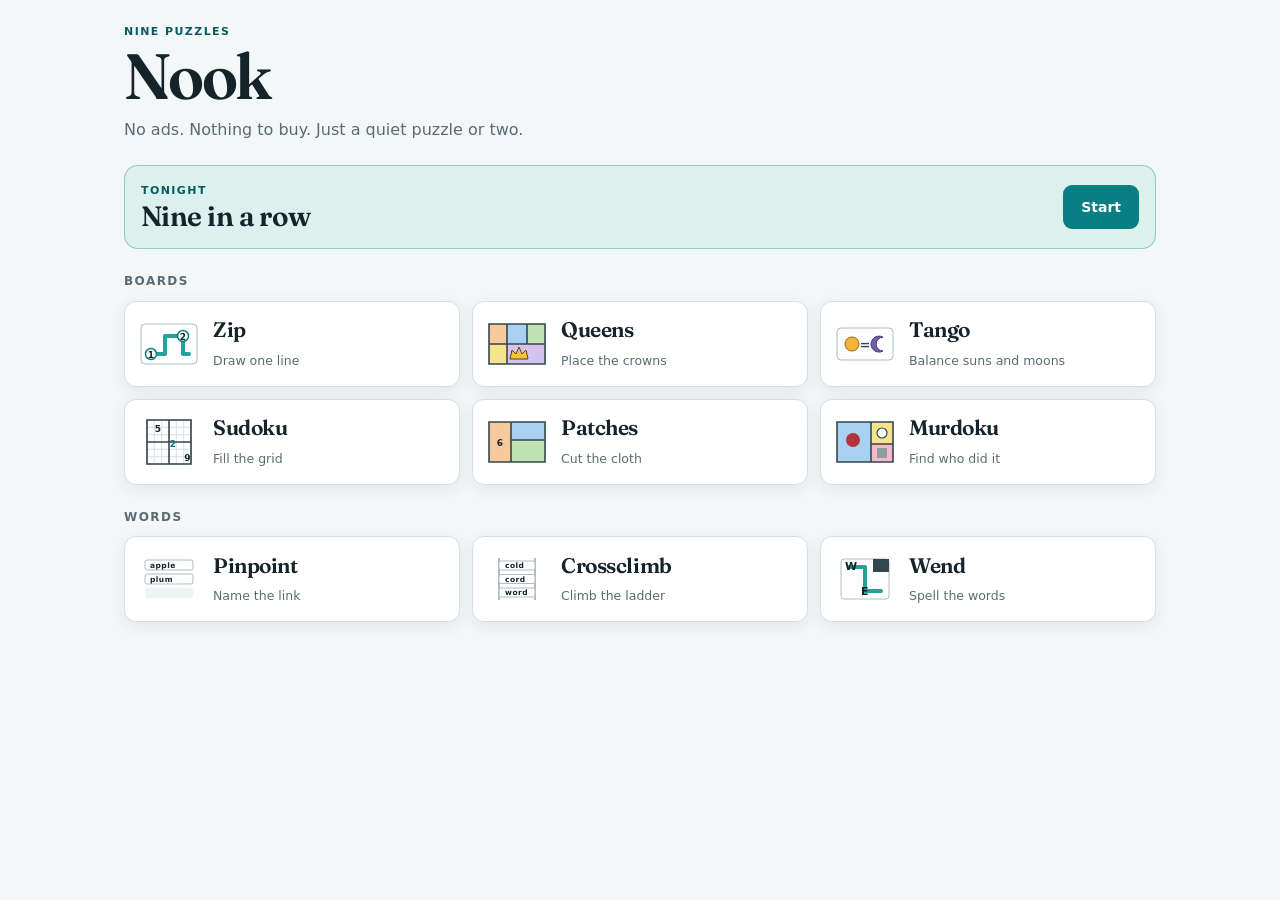
<file: index.html>
<!DOCTYPE html>
<html lang="en">
<head>
<meta charset="utf-8">
<meta name="viewport" content="width=device-width, initial-scale=1, viewport-fit=cover">
<meta name="theme-color" content="#f4f7f7" media="(prefers-color-scheme: light)">
<meta name="theme-color" content="#0e1517" media="(prefers-color-scheme: dark)">
<meta name="color-scheme" content="light dark">
<meta name="apple-mobile-web-app-capable" content="yes">
<meta name="apple-mobile-web-app-status-bar-style" content="default">
<meta name="description" content="Nook. Nine puzzles, no ads, no accounts.">
<title>Nook</title>
<link rel="preconnect" href="https://fonts.googleapis.com">
<link rel="preconnect" href="https://fonts.gstatic.com" crossorigin>
<link href="https://fonts.googleapis.com/css2?family=Fraunces:ital,opsz,wght@0,9..144,560;0,9..144,620;1,9..144,560&display=swap" rel="stylesheet">
<style>
/* Nook. Colours are tokens; dark mode redefines them. */
:root {
  color-scheme: light dark;
  --bg: #f4f7f7;
  --surface: #ffffff;
  --surface-2: #eef3f3;
  --ink: #15232a;
  --ink-2: #33474e;
  --muted: #5a6c73;
  --line: #d5dfe1;
  --line-strong: #aebdc1;
  --accent: #087f82;
  --accent-strong: #065b5f;
  --accent-soft: #dcf1ee;
  --on-accent: #ffffff;
  --focus: #1d63c7;
  --bad: #c0392b;
  --bad-soft: #fde6e3;
  --board: #ffffff;
  --board-edge: #34474e;
  --grid-thin: #d0dadc;
  --grid-thick: #34474e;
  --grid-wall: #17262c;
  --wall-fill: #22343a;
  --path: #24a19a;
  --path-edge: #0a5a57;
  --path-cell: #d3efeb;
  --given: #e9eff0;
  --given-ink: #24363d;
  --entered-ink: #0a7477;
  --peer: #f0f6f6;
  --same: #cbebe6;
  --gold: #f1c443;
  --gold-edge: #5f430b;
  --sun: #f3b636;
  --sun-edge: #9a6210;
  --moon: #6e62a6;
  --moon-edge: #44397a;
  --token: #ffffff;
  --token-edge: #34474e;
  --victim: #b3343f;
  --on-victim: #ffffff;
  --hatch: #8d9ca1;
  --lit: #a66f00;
  /* Murdoku rooms: plain colours first; softened below where color-mix works (Safari 16.2+). */
  --m0: var(--c1); --m1: var(--c3); --m2: var(--c5); --m3: var(--c2); --m4: var(--c4); --m5: var(--c0);
  --shadow: 0 4px 16px rgb(20 35 42 / 8%);
  --c0: #f7c99c; --c1: #a8d1f2; --c2: #bfe3b4; --c3: #f6e48c; --c4: #d5c2ef; --c5: #f5b8c9;
  --c6: #a2ddd5; --c7: #e3d0b1; --c8: #c5ccd6; --c9: #f2a99a; --c10: #d3e690; --c11: #b9c4f3;
  --serif: Fraunces, "Iowan Old Style", Georgia, serif;
  --sans: "Avenir Next", "Segoe UI", system-ui, sans-serif;
}
@supports (color: color-mix(in srgb, red 50%, blue)) {
  :root {
    --m0: color-mix(in srgb, var(--c1) 55%, var(--board)); --m1: color-mix(in srgb, var(--c3) 55%, var(--board)); --m2: color-mix(in srgb, var(--c5) 55%, var(--board));
    --m3: color-mix(in srgb, var(--c2) 55%, var(--board)); --m4: color-mix(in srgb, var(--c4) 55%, var(--board)); --m5: color-mix(in srgb, var(--c0) 55%, var(--board));
  }
}
@media (prefers-color-scheme: dark) {
  :root:not([data-theme="light"]) {
    --bg: #0e1517;
    --surface: #172124;
    --surface-2: #1f2b2f;
    --ink: #e4edef;
    --ink-2: #c0d0d4;
    --muted: #92a5ab;
    --line: #2c3a3e;
    --line-strong: #46595e;
    --accent: #3cbcb5;
    --accent-strong: #84dbd5;
    --accent-soft: #15393a;
    --on-accent: #052120;
    --focus: #7fb2ff;
    --bad: #ff8577;
    --bad-soft: #43201c;
    --board: #182326;
    --board-edge: #91a6ac;
    --grid-thin: #314247;
    --grid-thick: #aabdc2;
    --grid-wall: #e6eff1;
    --wall-fill: repeating-linear-gradient(135deg, #060b0c 0 6px, #2a383c 6px 8px);
    --path: #35b8b0;
    --path-edge: #9be3dd;
    --path-cell: #173f3d;
    --given: #22303a;
    --given-ink: #e8f0f2;
    --entered-ink: #6fd6cf;
    --peer: #1d2a2e;
    --same: #1f4a49;
    --gold: #f4cb52;
    --gold-edge: #241803;
    --sun: #f5c24f;
    --sun-edge: #ffe2a0;
    --moon: #c1b8f2;
    --moon-edge: #ece8ff;
    --token: #e8eff1;
    --token-edge: #0e1517;
    --victim: #ff7d86;
    --on-victim: #2a0508;
    --hatch: #63777d;
    --lit: #f4cb52;
    --m0: #24476c; --m1: #1c5249; --m2: #5a2d48; --m3: #2c5330; --m4: #44366f; --m5: #6a3631;
    --shadow: 0 4px 16px rgb(0 0 0 / 35%);
    --c0: #6e4a2a; --c1: #24496b; --c2: #2f5a2c; --c3: #6a5d1c; --c4: #4a3a72; --c5: #6d3046;
    --c6: #1f5a54; --c7: #5b4c35; --c8: #3e4652; --c9: #733a30; --c10: #4c5a1f; --c11: #343f78;
  }
}
:root[data-theme="dark"] { color-scheme: dark; }

* { box-sizing: border-box; }
html, body { margin: 0; min-height: 100%; }
body { background: var(--bg); color: var(--ink); font: 400 15px/1.45 var(--sans); -webkit-tap-highlight-color: transparent; }
button, input { font: inherit; color: inherit; }
button { cursor: pointer; touch-action: manipulation; background: none; border: 0; padding: 0; }
button:disabled { cursor: default; opacity: .42; }
:focus { outline: none; }
:focus-visible { outline: 3px solid var(--focus); outline-offset: 2px; }
#app { min-height: 100dvh; }

.home, .play, .summary { width: min(1080px, 100%); margin: 0 auto; padding: max(20px, env(safe-area-inset-top)) 24px max(32px, env(safe-area-inset-bottom)); }
.eyebrow { margin: 0 0 4px; color: var(--accent-strong); font-size: 11px; font-weight: 700; letter-spacing: .13em; text-transform: uppercase; }
h1 { margin: 0; font: 620 clamp(40px, 7vw, 64px)/1 var(--serif); letter-spacing: -.04em; }
.lede { max-width: 34rem; margin: 10px 0 0; color: var(--muted); font-size: 16px; }
.primary { min-height: 46px; padding: 0 20px; border-radius: 10px; background: var(--accent); color: var(--on-accent); font-weight: 700; }
.link { min-height: 44px; padding: 0 10px; color: var(--accent-strong); font-weight: 650; text-decoration: underline; text-underline-offset: 3px; }

/* Home */
.mast { padding: 4px 0 6px; }
.tonight { display: flex; width: 100%; min-height: 84px; margin-top: 18px; padding: 14px 16px; align-items: center; justify-content: space-between; gap: 12px; text-align: left; border: 1px solid color-mix(in srgb, var(--accent) 35%, transparent); border-radius: 14px; background: var(--accent-soft); }
.tonight .eyebrow { margin: 0; }
.tonight-copy { display: grid; gap: 2px; }
.tonight-title { font: 620 clamp(22px, 4vw, 28px)/1.1 var(--serif); letter-spacing: -.02em; }
.tonight-go { display: grid; min-height: 44px; padding: 0 18px; place-items: center; border-radius: 9px; background: var(--accent); color: var(--on-accent); font-size: 14px; font-weight: 700; white-space: nowrap; }
.shelf-block { margin-top: 24px; }
.shelf-block h2 { margin: 0 0 10px; color: var(--muted); font-size: 12px; font-weight: 700; letter-spacing: .12em; text-transform: uppercase; }
.shelf { display: grid; grid-template-columns: repeat(3, minmax(0, 1fr)); gap: 12px; }
.tile { display: grid; grid-template-columns: 64px minmax(0, 1fr); grid-template-rows: auto auto; align-items: center; column-gap: 12px; row-gap: 2px; width: 100%; min-height: 86px; padding: 12px; text-align: left; border: 1px solid var(--line); border-radius: 12px; background: var(--surface); box-shadow: var(--shadow); transition: border-color .15s, transform .15s; }
.tile.saved { border-color: color-mix(in srgb, var(--accent) 55%, transparent); }
.art { grid-row: 1 / span 2; display: block; width: 64px; height: 48px; }
.art svg { display: block; width: 100%; height: 100%; overflow: visible; }
.tile-name { min-width: 0; font: 620 21px/1.1 var(--serif); letter-spacing: -.02em; }
.tile-sub { color: var(--muted); font-size: 12.5px; line-height: 1.3; }
.tile.saved .tile-sub { color: var(--accent-strong); font-weight: 650; }
.tile-extra { margin-left: 6px; color: var(--muted); font-weight: 500; font-variant-numeric: tabular-nums; }
.tile:active, .tonight:active { transform: translateY(1px); }
@media (hover: hover) { .tile:hover { transform: translateY(-2px); border-color: var(--line-strong); } }

/* Tile pictures */
.art .a-bg { fill: var(--board); stroke: var(--line-strong); stroke-width: 1; }
.art .a-faint { fill: var(--surface-2); }
.art .a-line { fill: none; stroke: var(--path); stroke-width: 4; stroke-linecap: round; stroke-linejoin: round; }
.art .a-dot { fill: var(--board); stroke: var(--accent); stroke-width: 1.5; }
.art .a-num { fill: var(--ink); font: 700 9px var(--sans); text-anchor: middle; }
.art .a-accent { fill: var(--entered-ink); }
.art .a-edge { fill: none; stroke: var(--grid-thick); stroke-width: 1.6; }
.art .a-thin { fill: none; stroke: var(--grid-thin); stroke-width: .8; }
.art .a-crown { fill: var(--gold); stroke: var(--gold-edge); stroke-width: 1; stroke-linejoin: round; }
.art .a-sun { fill: var(--sun); stroke: var(--sun-edge); stroke-width: 1; }
.art .a-moon { fill: var(--moon); stroke: var(--moon-edge); stroke-width: 1; }
.art .a-sign { fill: var(--ink-2); font: 700 13px var(--sans); text-anchor: middle; }
.art .a-word { fill: var(--ink); font: 600 7.5px var(--sans); letter-spacing: .06em; }
.art .a-word.big { font: 700 11px var(--sans); }
.art .a-rail { stroke: var(--line-strong); stroke-width: 2; }
.art .a-wall { fill: var(--ink-2); }
.art .a-hatch { fill: var(--hatch); }
.art .a-victim { fill: var(--victim); }
.art .a-token { fill: var(--token); stroke: var(--token-edge); stroke-width: 1.2; }
.art .rg0, .art .pc0, .art .rm0 { fill: var(--c0); } .art .rg1, .art .pc1, .art .rm1 { fill: var(--c1); } .art .rg2, .art .pc2, .art .rm2 { fill: var(--c2); }
.art .rg3 { fill: var(--c3); } .art .rg4 { fill: var(--c4); }

/* Game page */
.bar { display: grid; grid-template-columns: auto minmax(0, 1fr) auto; align-items: center; gap: 10px; }
.back { display: inline-flex; gap: 4px; min-height: 44px; padding: 0 10px 0 0; align-items: center; color: var(--accent-strong); font-weight: 650; }
.bar h1 { min-width: 0; overflow: hidden; font-size: clamp(26px, 5vw, 36px); text-overflow: ellipsis; white-space: nowrap; }
.clockbox { display: grid; justify-items: end; line-height: 1.1; }
.clock { font-size: 19px; font-weight: 700; font-variant-numeric: tabular-nums; }
.clockbox small { min-height: 1.2em; color: var(--muted); font-size: 11px; font-variant-numeric: tabular-nums; }
.meta { display: flex; margin-top: 10px; align-items: center; justify-content: space-between; gap: 10px; }
.levels { display: flex; min-width: 0; padding: 3px; gap: 2px; border: 1px solid var(--line); border-radius: 11px; background: var(--surface); }
.levels button { min-height: 38px; padding: 0 12px; border-radius: 8px; color: var(--muted); font-size: 13.5px; font-weight: 600; }
.levels button[aria-pressed="true"] { background: var(--accent); color: var(--on-accent); }
.round { margin: 0; color: var(--accent-strong); font-weight: 700; }
.share { min-height: 40px; padding: 0 14px; border: 1px solid var(--line); border-radius: 9px; background: var(--surface); color: var(--accent-strong); font-size: 13.5px; font-weight: 650; }
.rule { max-width: 46rem; margin: 12px 0 0; color: var(--ink-2); font-size: 15px; line-height: 1.45; }
.level-note { margin: 4px 0 0; color: var(--muted); font-size: 13px; }

.stage { display: flex; flex-direction: column; align-items: center; gap: 14px; margin-top: 14px; }
.stage.with-side { align-items: stretch; }
.stage.sheet-stage { display: block; }
.board-wrap { width: min(100%, 520px); margin: 0 auto; }
.side { width: min(100%, 520px); margin: 0 auto; }
.placeholder { display: grid; width: min(100%, 520px); aspect-ratio: 1; margin: 0 auto; place-items: center; }
.placeholder.failed { aspect-ratio: auto; min-height: 220px; gap: 12px; align-content: center; text-align: center; color: var(--muted); }
.loading { margin: 0; color: var(--muted); font-size: 14px; opacity: 0; animation: appear .3s ease 150ms forwards; }
@keyframes appear { to { opacity: 1; } }
.status { min-height: 1.45em; margin: 12px auto 0; width: min(100%, 520px); color: var(--accent-strong); font-size: 14px; font-weight: 650; text-align: center; }

/* Dock and the solved panel share one slot; the panel grows in as the dock folds away. */
.foot { width: min(100%, 520px); margin: 10px auto 0; }
.fold { display: grid; grid-template-rows: 1fr; transition: grid-template-rows .28s ease, opacity .2s ease; }
.fold > * { min-height: 0; overflow: hidden; }
.done-fold { grid-template-rows: 0fr; opacity: 0; }
.foot.is-solved .dock-fold { grid-template-rows: 0fr; opacity: 0; }
.foot.is-solved .done-fold { grid-template-rows: 1fr; opacity: 1; }
.dock { display: flex; gap: 6px; padding: 2px; }
.dock button { flex: 1 1 0; min-width: fit-content; min-height: 44px; padding: 0 10px; border: 1px solid var(--line); border-radius: 10px; background: var(--surface); color: var(--ink-2); font-size: 13.5px; font-weight: 650; white-space: nowrap; }
.dock button[aria-pressed="true"] { border-color: color-mix(in srgb, var(--accent) 50%, transparent); background: var(--accent-soft); color: var(--accent-strong); }
.done { padding: 2px; }
.done > * { margin-left: 0; margin-right: 0; }
.done { display: grid; gap: 10px; }
.done-head { display: flex; align-items: baseline; justify-content: space-between; gap: 12px; padding: 16px 18px 0; }
.done { border: 1px solid color-mix(in srgb, var(--accent) 45%, transparent); border-radius: 14px; background: var(--accent-soft); }
.done h2 { margin: 0; font: 620 30px/1 var(--serif); letter-spacing: -.02em; }
.done-time { display: grid; margin: 0; justify-items: end; color: var(--muted); font-size: 13px; }
.done-time strong { color: var(--ink); font-size: 24px; font-variant-numeric: tabular-nums; }
.done-extra { margin: 0; padding: 0 18px; color: var(--ink-2); line-height: 1.45; }
.done-actions { display: flex; padding: 4px 18px 16px; align-items: center; gap: 10px; }
.done-actions .primary { flex: 1; }

.how { width: min(100%, 620px); margin: 22px auto 0; padding-top: 10px; border-top: 1px solid var(--line); color: var(--ink-2); }
.how summary { display: flex; min-height: 44px; align-items: center; cursor: pointer; color: var(--accent-strong); font-size: 13px; font-weight: 700; letter-spacing: .08em; text-transform: uppercase; }
.how ul { margin: 4px 0 0; padding-left: 20px; }
.how li { margin: 6px 0; line-height: 1.5; }
.inline-glyph { display: inline-block; width: 1.3em; height: 1.3em; vertical-align: -.3em; color: var(--accent-strong); }
.inline-glyph .glyph { width: 100%; height: 100%; }
.toast { position: fixed; z-index: 10; bottom: max(18px, env(safe-area-inset-bottom)); left: 50%; transform: translateX(-50%); padding: 10px 16px; border: 1px solid var(--line); border-radius: 10px; background: var(--surface); box-shadow: var(--shadow); }

/* Boards */
.board { --n: 6; position: relative; width: 100%; aspect-ratio: 1; overflow: hidden; border: 2px solid var(--board-edge); border-radius: 10px; background: var(--board); box-shadow: var(--shadow); touch-action: none; user-select: none; -webkit-user-select: none; container-type: inline-size; }
.cells { position: absolute; inset: 0; display: grid; grid-template-columns: repeat(var(--n), minmax(0, 1fr)); grid-template-rows: repeat(var(--n), minmax(0, 1fr)); }
.cell { position: relative; display: grid; min-width: 0; min-height: 0; place-items: center; cursor: pointer; font: 600 calc(100cqi / var(--n) * .44)/1 var(--serif); }
.cell > * { grid-area: 1 / 1; }
.cell:focus-visible { outline: none; box-shadow: inset 0 0 0 3px var(--focus); }
.layer { position: absolute; inset: 0; width: 100%; height: 100%; pointer-events: none; overflow: visible; }
.ln { fill: none; vector-effect: non-scaling-stroke; stroke-linecap: square; }
.ln1 { stroke: var(--grid-thin); stroke-width: 1px; }
.ln2 { stroke: var(--grid-thick); stroke-width: 3px; }
.ln3 { stroke: var(--grid-wall); stroke-width: 6px; stroke-linecap: round; }
.board.shake { animation: shake .2s ease; }
.sheet.shake { animation: shake .2s ease; }
@keyframes shake { 25% { transform: translateX(-5px); } 75% { transform: translateX(5px); } }
.stage.is-solved .board { border-color: var(--accent); }
.stage.is-solved .cell { cursor: default; }
.cell.bad::after { content: ""; position: absolute; inset: 3px; border: 2.5px dashed var(--bad); border-radius: 4px; pointer-events: none; }

/* Zip */
.g-zip .cell.on { background: var(--path-cell); }
.g-zip .cell.start { background: var(--accent-soft); }
.zline { fill: none; stroke: var(--path); stroke-width: .34; stroke-linecap: round; stroke-linejoin: round; }
.zhead { fill: var(--board); stroke: var(--path-edge); stroke-width: .06; }
.num-disc { fill: var(--ink); }
.num-text { fill: var(--board); font-family: var(--sans); font-weight: 650; text-anchor: middle; }

/* Queens */
.g-queens .cell { background: var(--rg); }
.rg0 { --rg: var(--c0); } .rg1 { --rg: var(--c1); } .rg2 { --rg: var(--c2); } .rg3 { --rg: var(--c3); } .rg4 { --rg: var(--c4); } .rg5 { --rg: var(--c5); }
.rg6 { --rg: var(--c6); } .rg7 { --rg: var(--c7); } .rg8 { --rg: var(--c8); } .rg9 { --rg: var(--c9); } .rg10 { --rg: var(--c10); } .rg11 { --rg: var(--c11); }
.crown { width: 64%; height: auto; overflow: visible; }
.crown path, .crown rect { fill: var(--gold); stroke: var(--gold-edge); stroke-width: 1.3; stroke-linejoin: round; }
.dot { display: block; width: 20%; aspect-ratio: 1; border-radius: 50%; background: var(--ink-2); opacity: .7; }
.g-queens .cell.bad .crown path, .g-queens .cell.bad .crown rect { stroke: var(--bad); stroke-width: 2; }

/* Tango */
.g-tango .cell.given { background: var(--given); }
.g-tango .cell.given::before { content: ""; position: absolute; top: 4px; right: 4px; width: 5px; height: 5px; border-radius: 50%; background: var(--muted); }
.sun, .moon { width: 64%; height: 64%; overflow: visible; }
.sun .rays path { fill: none; stroke: var(--sun-edge); stroke-width: 2; stroke-linecap: round; }
.sun circle { fill: var(--sun); stroke: var(--sun-edge); stroke-width: 1.2; }
.moon path { fill: var(--moon); stroke: var(--moon-edge); stroke-width: 1.2; }
.signs { position: absolute; inset: 0; pointer-events: none; }
.sign { position: absolute; display: grid; width: clamp(22px, 8cqi, 34px); aspect-ratio: 1; place-items: center; transform: translate(-50%, -50%); border: 1.5px solid var(--grid-thick); border-radius: 50%; background: var(--surface); color: var(--ink); font: 800 clamp(14px, 5cqi, 21px)/1 var(--sans); }

/* Sudoku */
.g-sudoku .cell.peer { background: var(--peer); }
.g-sudoku .cell.given { background: var(--given); color: var(--given-ink); font-weight: 600; font-family: var(--sans); }
.g-sudoku .cell.entered { color: var(--entered-ink); font-weight: 500; }
.g-sudoku .cell.same { background: var(--same); }
.g-sudoku .cell.sel { background: var(--accent); color: var(--on-accent); }
.g-sudoku .cell.sel .notes { color: var(--on-accent); }
.g-sudoku .cell.bad .digit { text-decoration: underline wavy var(--bad) 2px; text-underline-offset: 3px; }
.g-sudoku .cell.bad:not(.sel) { color: var(--bad); }
.notes { display: grid; width: 92%; height: 92%; grid-template-columns: repeat(3, 1fr); grid-template-rows: repeat(3, 1fr); place-items: center; color: var(--muted); font: 600 calc(100cqi / var(--n) * .2)/1 var(--sans); }
.notes.six { grid-template-rows: repeat(2, 1fr); }
.notes i { font-style: normal; }
.pad { display: grid; grid-template-columns: repeat(12, minmax(0, 1fr)); gap: 6px; }
.pad .digit { grid-column: span 2; }
.pad .tool { grid-column: span 3; }
.pad.six .tool { grid-column: span 6; }
.pad button { min-height: 48px; border: 1px solid var(--line); border-radius: 10px; background: var(--surface); color: var(--ink); }
.pad .digit { font: 620 22px/1 var(--serif); }
.pad .digit.same { border-color: var(--accent); background: var(--accent-soft); color: var(--accent-strong); }
.pad .digit.done { opacity: .4; }
.pad .tool { color: var(--ink-2); font-size: 13.5px; font-weight: 700; }
.pad .tool[aria-pressed="true"] { border-color: var(--accent); background: var(--accent); color: var(--on-accent); }
.pad.pencil .digit { font-size: 16px; color: var(--muted); }

/* Patches */
.g-patches .cell.pc0 { background: var(--c0); background: color-mix(in srgb, var(--c0) 75%, var(--board)); } .g-patches .cell.pc1 { background: var(--c1); background: color-mix(in srgb, var(--c1) 75%, var(--board)); }
.g-patches .cell.pc2 { background: var(--c2); background: color-mix(in srgb, var(--c2) 75%, var(--board)); } .g-patches .cell.pc3 { background: var(--c3); background: color-mix(in srgb, var(--c3) 75%, var(--board)); }
.g-patches .cell.pc4 { background: var(--c4); background: color-mix(in srgb, var(--c4) 75%, var(--board)); } .g-patches .cell.pc5 { background: var(--c5); background: color-mix(in srgb, var(--c5) 75%, var(--board)); }
.g-patches .cell.pc6 { background: var(--c6); background: color-mix(in srgb, var(--c6) 75%, var(--board)); } .g-patches .cell.pc7 { background: var(--c7); background: color-mix(in srgb, var(--c7) 75%, var(--board)); }
.g-patches .cell.preview { background: var(--accent-soft); background: color-mix(in srgb, var(--accent) 30%, var(--board)); }
.g-patches .cell.preview.no { background: repeating-linear-gradient(45deg, var(--bad-soft) 0 6px, var(--board) 6px 12px); }
.g-patches .cell.anchor { box-shadow: inset 0 0 0 3px var(--accent); }
.clues-layer { position: absolute; inset: 0; pointer-events: none; }
.clue { --cs: calc(100cqi / var(--n)); position: absolute; display: grid; width: var(--cs); height: var(--cs); place-items: center; transform: translate(-50%, -50%); color: var(--ink); }
.clue > * { grid-area: 1 / 1; }
.clue b { font: 700 calc(var(--cs) * .34)/1 var(--sans); }
/* The shape symbol is drawn around the number, big enough to read on a phone. */
.frame { display: block; border: 2.5px solid var(--accent-strong); border-radius: 3px; background: color-mix(in srgb, var(--board) 70%, transparent); }
.frame.square { width: calc(var(--cs) * .64); height: calc(var(--cs) * .64); }
.frame.wide { width: calc(var(--cs) * .86); height: calc(var(--cs) * .5); }
.frame.tall { width: calc(var(--cs) * .5); height: calc(var(--cs) * .86); }
.glyph { display: block; width: calc(100cqi / var(--n) * .42); height: calc(100cqi / var(--n) * .42); overflow: visible; }
.glyph rect { fill: none; stroke: currentColor; stroke-width: 2.2; }
.clue .glyph { color: var(--accent-strong); }

/* Murdoku */
.g-murdoku .cell { --fill: var(--rm); background: var(--fill); }
.rm0 { --rm: var(--m0); } .rm1 { --rm: var(--m1); } .rm2 { --rm: var(--m2); } .rm3 { --rm: var(--m3); } .rm4 { --rm: var(--m4); } .rm5 { --rm: var(--m5); }
.art .rm0 { fill: var(--c1); } .art .rm1 { fill: var(--c3); } .art .rm2 { fill: var(--c5); }
.g-murdoku .cell.blocked { cursor: not-allowed; background: repeating-linear-gradient(135deg, var(--fill) 0 5px, var(--hatch) 5px 7px); }
/* Solved: the victim's room keeps its colour and gets an outline; the other rooms fade. */
.g-murdoku .cell.dim { opacity: .7; }
@supports (color: color-mix(in srgb, red 50%, blue)) {
  .g-murdoku .cell.dim { --fill: color-mix(in srgb, var(--rm) 30%, var(--board)); opacity: 1; }
}
.g-murdoku .cell.dim .furn, .g-murdoku .cell.dim .token { opacity: .55; }
.g-murdoku .cell.lit::before { content: ""; position: absolute; inset: 0; border: 0 solid var(--lit); pointer-events: none; }
.g-murdoku .cell.lit-n::before { border-top-width: 4px; } .g-murdoku .cell.lit-s::before { border-bottom-width: 4px; }
.g-murdoku .cell.lit-w::before { border-left-width: 4px; } .g-murdoku .cell.lit-e::before { border-right-width: 4px; }
.furn { width: 52%; height: 52%; align-self: center; justify-self: center; opacity: .78; }
.furn path, .furn rect, .furn circle, .furn ellipse { fill: none; stroke: var(--ink-2); stroke-width: 1.7; stroke-linejoin: round; stroke-linecap: round; }
.furn .thin { stroke-width: 1; }
.g-murdoku .cell.blocked .furn { width: 58%; height: 58%; opacity: 1; padding: 3px; border-radius: 6px; background: var(--surface); }
.g-murdoku .cell .token ~ .furn { width: 38%; height: 38%; align-self: end; justify-self: end; margin: 3px; }
.g-murdoku .cell .furn:has(+ .token) { width: 38%; height: 38%; align-self: end; justify-self: end; margin: 3px; }
.token { display: grid; width: 56%; aspect-ratio: 1; place-items: center; border: 2px solid var(--token-edge); border-radius: 50%; background: var(--token); color: #15232a; font: 750 calc(100cqi / var(--n) * .26)/1 var(--sans); box-shadow: 0 1px 3px rgb(0 0 0 / 25%); }
.token.victim { border-style: double; border-width: 4px; background: var(--victim); color: var(--on-victim); }
.token.on { outline: 3px solid var(--accent); outline-offset: 2px; }
.token.bad { outline: 3px dashed var(--bad); outline-offset: 2px; }
.token.culprit { outline: 3px solid var(--gold-edge); outline-offset: 2px; box-shadow: 0 0 0 7px var(--gold); }
.names { position: absolute; inset: 0; pointer-events: none; }
.room-name { position: absolute; margin: 3px; padding: 1px 4px; border-radius: 4px; background: color-mix(in srgb, var(--surface) 88%, transparent); color: var(--ink); font: 700 11px/1.25 var(--sans); white-space: nowrap; }
.legend { margin-top: 10px; color: var(--ink-2); font-size: 13px; }
.legend h3, .side-head { margin: 0 0 6px; color: var(--muted); font-size: 11px; font-weight: 700; letter-spacing: .1em; text-transform: uppercase; }
.legend ul { display: flex; flex-wrap: wrap; gap: 6px 14px; margin: 0; padding: 0; list-style: none; }
.legend li { display: flex; align-items: center; gap: 6px; }
.swatch { display: grid; width: 28px; height: 28px; place-items: center; border: 1px solid var(--line-strong); border-radius: 5px; background: var(--board); }
.swatch .furn { width: 80%; height: 80%; opacity: 1; }
.legend li.blocks .swatch { background: repeating-linear-gradient(135deg, var(--board) 0 4px, var(--hatch) 4px 6px); }
.roster { display: flex; flex-wrap: wrap; gap: 6px; }
.person { display: inline-flex; min-height: 44px; padding: 0 12px 0 6px; align-items: center; gap: 7px; border: 1px solid var(--line); border-radius: 22px; background: var(--surface); font-weight: 650; }
.person .token { width: 30px; font-size: 13px; }
.person[aria-pressed="true"] { border-color: var(--accent); background: var(--accent-soft); box-shadow: inset 0 0 0 1px var(--accent); }
.person.placed:not([aria-pressed="true"]) .pname { color: var(--muted); }
.person.bad { border-color: var(--bad); }
.tag { padding: 1px 6px; border-radius: 6px; background: var(--victim); color: var(--on-victim); font-size: 11px; font-weight: 700; text-transform: uppercase; letter-spacing: .05em; }
.side-head { margin-top: 14px; }
.slips { display: grid; gap: 6px; margin: 0; padding: 0; list-style: none; }
.slip { padding: 9px 12px; border: 1px solid var(--line); border-radius: 9px; background: var(--surface); color: var(--ink-2); font: 500 15.5px/1.35 var(--serif); }
.slip.on { border-color: var(--accent); background: var(--accent-soft); color: var(--ink); box-shadow: inset 4px 0 0 var(--accent); }

/* Wend: the trail runs under the letters. */
.g-wend .layer-trail { z-index: 0; }
.g-wend .layer-lines { z-index: 2; }
.g-wend .cells { z-index: 1; }
.g-wend .cell.wall { background: var(--wall-fill); cursor: default; }
.letter { display: grid; width: 66%; aspect-ratio: 1; place-items: center; border-radius: 50%; color: var(--ink); font: 700 calc(100cqi / var(--n) * .38)/1 var(--sans); text-transform: uppercase; }
.g-wend .cell.on .letter { background: var(--accent); color: var(--on-accent); }
.g-wend .cell.found .letter { background: var(--wd); color: var(--ink); }
.wd0 { --wd: var(--c1); } .wd1 { --wd: var(--c0); } .wd2 { --wd: var(--c2); } .wd3 { --wd: var(--c4); } .wd4 { --wd: var(--c3); } .wd5 { --wd: var(--c5); } .wd6 { --wd: var(--c6); } .wd7 { --wd: var(--c7); }
.wtrail { fill: none; stroke: var(--wd); stroke-width: .3; stroke-linecap: round; stroke-linejoin: round; }
.wtrail.live { stroke: var(--accent); }
.blanks { display: flex; flex-wrap: wrap; justify-content: center; gap: 6px; margin: 12px 0 0; padding: 0; list-style: none; }
.blanks li { min-height: 34px; padding: 6px 11px; border: 1px solid var(--line); border-radius: 8px; background: var(--surface); color: var(--muted); font: 700 14px/1.4 var(--sans); letter-spacing: .14em; text-transform: uppercase; }
.blanks li.in { border-color: var(--accent); background: var(--accent-soft); color: var(--accent-strong); letter-spacing: .06em; }

/* Word sheets */
.sheet { width: min(100%, 560px); margin: 0 auto; }
.clue-list { display: grid; gap: 7px; margin: 0; padding: 0; list-style: none; }
.clue-list li { display: flex; min-height: 52px; align-items: center; gap: 12px; padding: 8px 14px; border: 1px solid var(--line); border-radius: 10px; background: var(--surface); }
.clue-list .n { min-width: 1.4em; color: var(--muted); font: 600 14px var(--sans); }
.clue-list .w { font: 600 23px/1.15 var(--serif); letter-spacing: -.01em; }
.clue-list li.veiled { border-style: dashed; background: transparent; }
.clue-list .w.veiled { color: var(--muted); font: 500 15px var(--sans); }
.guess { display: grid; grid-template-columns: minmax(0, 1fr) auto; gap: 8px; margin-top: 12px; }
.sheet input { width: 100%; min-width: 0; min-height: 48px; padding: 0 12px; border: 1.5px solid var(--line-strong); border-radius: 10px; background: var(--surface); color: var(--ink); font: 600 18px/1 var(--sans); }
.sheet input:focus-visible, .sheet input:focus { outline: 3px solid var(--focus); outline-offset: 1px; }
.tried { min-height: 1.2em; margin: 8px 0 0; color: var(--muted); font-size: 13.5px; }
.end-clue { margin: 0 0 10px; padding: 10px 14px; border-radius: 10px; background: var(--accent-soft); color: var(--ink); font: italic 500 18px/1.35 var(--serif); }
.ladder { display: grid; gap: 7px; margin: 7px 0; padding: 0; list-style: none; }
.rung { display: flex; align-items: center; gap: 8px; padding: 6px 6px 6px 10px; border: 1px solid var(--line); border-radius: 11px; background: var(--surface); }
.rung-main { display: flex; flex: 1; min-width: 0; align-items: center; gap: 8px; }
.rung label { display: grid; flex: 1; min-width: 0; gap: 3px; }
.rung input { letter-spacing: .2em; text-transform: uppercase; }
.rung-clue { color: var(--ink-2); font: italic 500 14px/1.3 var(--serif); }
.rung-ok { display: none; width: 26px; height: 26px; flex: none; border-radius: 50%; background: var(--accent); }
.rung-ok .tick { width: 100%; height: 100%; }
.tick path { fill: none; stroke: var(--on-accent); stroke-width: 2.4; stroke-linecap: round; stroke-linejoin: round; }
.rung.right { border-color: var(--accent); box-shadow: inset 4px 0 0 var(--accent); }
.rung.right .rung-ok { display: block; }
.rung.right input { border-color: var(--accent); color: var(--accent-strong); }
.movers { display: grid; gap: 4px; }
.mover { width: 46px; min-height: 44px; border: 1px solid var(--line); border-radius: 9px; background: var(--surface-2); color: var(--accent-strong); font: 700 18px/1 var(--sans); }
.end-row input { letter-spacing: .2em; text-transform: uppercase; }
.end-row input::placeholder { letter-spacing: normal; text-transform: none; font-weight: 500; font-size: 14px; }
.end-row input:disabled { border-style: dashed; background: transparent; opacity: .7; }
.end-row.open input { border-color: var(--accent); }
.end-row.right input { background: var(--accent-soft); color: var(--accent-strong); }

.summary .times { max-width: 460px; margin: 22px 0; padding: 0; list-style: none; }
.summary .times li { display: flex; justify-content: space-between; gap: 16px; padding: 11px 0; border-bottom: 1px solid var(--line); font: 560 24px/1.2 var(--serif); }
.summary .times li span { align-self: center; font: 650 16px var(--sans); font-variant-numeric: tabular-nums; }
.summary .times li.total { border-bottom: 0; color: var(--accent-strong); }

@media (min-width: 900px) {
  .stage.with-side { display: grid; grid-template-columns: minmax(380px, 520px) minmax(260px, 340px); justify-content: center; align-items: start; gap: 24px; }
  .stage.with-side .board-wrap, .stage.with-side .side { width: auto; margin: 0; }
  .g-sudoku .stage.with-side .side { align-self: center; }
  .status, .foot { width: min(100%, 884px); }
}
@media (max-width: 720px) {
  .home, .play, .summary { padding-right: 16px; padding-left: 16px; }
  .home, .play { padding-top: max(10px, env(safe-area-inset-top)); }
  .shelf { grid-template-columns: repeat(2, minmax(0, 1fr)); gap: 8px; }
  .tile { grid-template-columns: 40px minmax(0, 1fr); column-gap: 8px; min-height: 76px; padding: 10px; }
  .art { width: 40px; height: 30px; }
  .tile-name { font-size: clamp(15px, 4.6vw, 18px); }
  .tile-sub { font-size: 12px; }
  .tile-extra { display: block; margin: 0; }
  .bar h1 { font-size: 28px; }
  .meta { margin-top: 6px; }
  .levels button { padding: 0 9px; font-size: 13px; }
  .rule { margin-top: 10px; font-size: 14.5px; }
  .stage { margin-top: 12px; gap: 12px; }
  .dock button { padding: 0 6px; font-size: 13px; }
}
@media (max-width: 360px) {
  .home, .play, .summary { padding-right: 12px; padding-left: 12px; }
  .levels button { padding: 0 7px; font-size: 12px; }
  .dock button { font-size: 12px; }
}
@media (prefers-reduced-motion: reduce) {
  *, *::before, *::after { animation-duration: .01ms !important; animation-delay: 0s !important; transition: none !important; }
}

</style>
<script src="jserr.js" defer></script>
</head>
<body>
<div id="app"></div>
<script>
/* Shared seeded RNG. Do not edit. */
(function (root, factory) {
  const api = factory();
  if (typeof module === 'object' && module.exports) module.exports = api;
  else root.NOOK_RNG = api;
})(typeof globalThis !== 'undefined' ? globalThis : this, function () {
  function hashSeed(seed) {
    const s = String(seed == null || seed === '' ? 'nook' : seed);
    let h = 2166136261;
    for (let i = 0; i < s.length; i++) {
      h ^= s.charCodeAt(i);
      h = Math.imul(h, 16777619);
    }
    return h >>> 0;
  }

  function makeRng(seed) {
    let a = hashSeed(seed) || 1;
    return function rand() {
      a |= 0;
      a = (a + 0x6D2B79F5) | 0;
      let t = Math.imul(a ^ (a >>> 15), 1 | a);
      t = (t + Math.imul(t ^ (t >>> 7), 61 | t)) ^ t;
      return ((t ^ (t >>> 14)) >>> 0) / 4294967296;
    };
  }

  function int(rng, lo, hi) {
    return lo + Math.floor(rng() * (hi - lo + 1));
  }

  function pick(rng, arr) {
    return arr[Math.floor(rng() * arr.length)];
  }

  function shuffle(rng, arr) {
    const a = arr.slice();
    for (let i = a.length - 1; i > 0; i--) {
      const j = Math.floor(rng() * (i + 1));
      const tmp = a[i];
      a[i] = a[j];
      a[j] = tmp;
    }
    return a;
  }

  function chance(rng, p) {
    return rng() < p;
  }

  return { hashSeed, makeRng, int, pick, shuffle, chance };
});

;
(function (root, factory) {
  const api = factory();
  if (typeof module === 'object' && module.exports) module.exports = api;
  else (root.NOOK_ENGINES = root.NOOK_ENGINES || {})[api.id] = api;
})(typeof globalThis !== 'undefined' ? globalThis : this, function () {
  const R = (typeof module === 'object' && module.exports) ? require('./rng.js') : globalThis.NOOK_RNG;
  const { makeRng, shuffle, int } = R;
  const DIRS = [[1, 0], [-1, 0], [0, 1], [0, -1]];

  function nbs(r, c, rows, cols) {
    const out = [];
    for (const [dr, dc] of DIRS) {
      const rr = r + dr;
      const cc = c + dc;
      if (rr >= 0 && cc >= 0 && rr < rows && cc < cols) out.push([rr, cc]);
    }
    return out;
  }

  function snake(rows, cols, rng) {
    const transpose = rng() < 0.5;
    const flipV = rng() < 0.5;
    const flipH = rng() < 0.5;
    const path = [];
    const R = transpose ? cols : rows;
    const C = transpose ? rows : cols;
    for (let r = 0; r < R; r++) {
      const rr = flipV ? R - 1 - r : r;
      const ltr = rr % 2 === 0 ? !flipH : flipH;
      for (let c = 0; c < C; c++) {
        const cc = ltr ? c : C - 1 - c;
        path.push(transpose ? [cc, rr] : [rr, cc]);
      }
    }
    return path;
  }

  function warnsdorff(rows, cols, rng) {
    const salt = (Math.floor(rng() * 0x7fffffff) ^ 0x9e3779b9) >>> 0;
    const tie = (r, c) => (Math.imul(r + 1, 73856093) ^ Math.imul(c + 1, 19349663) ^ salt) >>> 0;
    const cells = [];
    for (let r = 0; r < rows; r++) for (let c = 0; c < cols; c++) cells.push([r, c]);
    const starts = shuffle(rng, cells);
    const total = rows * cols;
    for (let s = 0; s < Math.min(4, starts.length); s++) {
      const seen = Array.from({ length: rows }, () => Array(cols).fill(false));
      const path = [];
      let steps = 0;
      const dfs = (r, c) => {
        if (++steps > 25000) return false;
        seen[r][c] = true;
        path.push([r, c]);
        if (path.length === total) return true;
        const opts = [];
        for (const [rr, cc] of nbs(r, c, rows, cols)) if (!seen[rr][cc]) opts.push([rr, cc]);
        opts.sort((a, b) => {
          let da = 0;
          let db = 0;
          for (const [rr, cc] of nbs(a[0], a[1], rows, cols)) if (!seen[rr][cc]) da++;
          for (const [rr, cc] of nbs(b[0], b[1], rows, cols)) if (!seen[rr][cc]) db++;
          if (da !== db) return da - db;
          return tie(a[0], a[1]) - tie(b[0], b[1]);
        });
        for (const [rr, cc] of opts) if (dfs(rr, cc)) return true;
        path.pop();
        seen[r][c] = false;
        return false;
      };
      if (dfs(starts[s][0], starts[s][1]) && path.length === total) return path.slice();
    }
    return null;
  }

  function offPathEdges(path, rows, cols) {
    const used = new Set();
    for (let i = 1; i < path.length; i++) {
      const r = path[i - 1][0];
      const c = path[i - 1][1];
      const rr = path[i][0];
      const cc = path[i][1];
      if (rr === r && cc === c + 1) used.add(r + ',' + c + ',E');
      else if (rr === r && cc === c - 1) used.add(r + ',' + (c - 1) + ',E');
      else if (rr === r + 1 && cc === c) used.add(r + ',' + c + ',S');
      else if (rr === r - 1 && cc === c) used.add((r - 1) + ',' + c + ',S');
    }
    const edges = [];
    for (let r = 0; r < rows; r++) {
      for (let c = 0; c < cols; c++) {
        if (c + 1 < cols && !used.has(r + ',' + c + ',E')) edges.push([r, c, 'E']);
        if (r + 1 < rows && !used.has(r + ',' + c + ',S')) edges.push([r, c, 'S']);
      }
    }
    return edges;
  }

  function widen(indexes, len) {
    let best = 0;
    let at = 1;
    for (let i = 1; i < indexes.length; i++) {
      const gap = indexes[i] - indexes[i - 1];
      if (gap > best) {
        best = gap;
        at = i;
      }
    }
    if (best <= 1) return false;
    const mid = (indexes[at - 1] + indexes[at]) >> 1;
    if (indexes.indexOf(mid) !== -1) return false;
    indexes.splice(at, 0, mid);
    return mid > 0 && mid < len - 1;
  }

  function assemble(path, indexes, walls, rows, cols) {
    const numbers = Array.from({ length: rows }, () => Array(cols).fill(0));
    indexes.forEach((at, i) => {
      const cell = path[at];
      numbers[cell[0]][cell[1]] = i + 1;
    });
    const ordered = walls.slice().sort((a, b) => a[0] - b[0] || a[1] - b[1] || (a[2] < b[2] ? -1 : a[2] > b[2] ? 1 : 0));
    return { numbers, walls: ordered };
  }

  function blocked(wallSet, r, c, rr, cc) {
    if (rr === r && cc === c + 1) return wallSet.has(r + ',' + c + ',E');
    if (rr === r && cc === c - 1) return wallSet.has(r + ',' + (c - 1) + ',E');
    if (rr === r + 1 && cc === c) return wallSet.has(r + ',' + c + ',S');
    if (rr === r - 1 && cc === c) return wallSet.has((r - 1) + ',' + c + ',S');
    return true;
  }

  // Count lines (stopping at 2) that start on 1, visit the numbers in order, cover every
  // square and end on the last number; count is -1 if the search gives up after `cap` steps.
  // When a line other than `known` (a list of cell indexes) turns up, it is returned as `other`.
  function countPaths(rows, cols, numbers, walls, known, cap) {
    const N = rows * cols;
    const wallSet = new Set(walls.map((w) => w[0] + ',' + w[1] + ',' + w[2]));
    const adj = [];
    const num = new Int32Array(N);
    const at = [];
    let maxN = 0;
    for (let r = 0; r < rows; r++) {
      for (let c = 0; c < cols; c++) {
        const i = r * cols + c;
        const list = [];
        for (const [dr, dc] of DIRS) {
          const rr = r + dr;
          const cc = c + dc;
          if (rr < 0 || cc < 0 || rr >= rows || cc >= cols || blocked(wallSet, r, c, rr, cc)) continue;
          list.push(rr * cols + cc);
        }
        adj.push(list);
        num[i] = numbers[r][c] || 0;
        if (num[i]) {
          at[num[i]] = i;
          maxN = Math.max(maxN, num[i]);
        }
      }
    }
    if (at[1] == null || at[maxN] == null) return { count: 0, other: null, nodes: 0 };
    const end = at[maxN];
    const seen = new Uint8Array(N);
    const mark = new Int32Array(N);
    const queue = new Int32Array(N);
    let stamp = 0;
    let visited = 0;
    let count = 0;
    let nodes = 0;
    let other = null;
    const line = new Int32Array(N);

    function dist(a, b) {
      return Math.abs(((a / cols) | 0) - ((b / cols) | 0)) + Math.abs((a % cols) - (b % cols));
    }

    // Free neighbours of k: unvisited squares, plus the head of the line.
    function free(k, head) {
      let n = 0;
      for (const j of adj[k]) if (!seen[j] || j === head) n++;
      return n;
    }

    // Every unvisited square must still be reachable from the head.
    function connected(head) {
      const left = N - visited;
      if (!left) return true;
      stamp++;
      let tail = 0;
      for (const j of adj[head]) {
        if (!seen[j] && mark[j] !== stamp) {
          mark[j] = stamp;
          queue[tail++] = j;
        }
      }
      for (let q = 0; q < tail; q++) {
        for (const j of adj[queue[q]]) {
          if (!seen[j] && mark[j] !== stamp) {
            mark[j] = stamp;
            queue[tail++] = j;
          }
        }
      }
      return tail === left;
    }

    function dfs(i, prev, need) {
      if (count >= 2 || nodes > cap) return;
      nodes++;
      if (num[i]) {
        if (num[i] !== need) return;
        need++;
      }
      line[visited] = i;
      if (visited === N - 1) {
        if (i !== end) return;
        count++;
        if (!other && known && line.some((cell, k) => cell !== known[k])) other = Array.from(line);
        return;
      }
      if (i === end) return;
      seen[i] = 1;
      visited++;
      let ok = dist(i, at[need]) <= N - visited;
      // Squares beside the square just left lost a way in or out: each still needs two
      // (the end square one), counting the head.
      if (ok && prev >= 0) {
        for (const k of adj[prev]) {
          if (seen[k] || k === i) continue;
          if (free(k, i) < (k === end ? 1 : 2)) {
            ok = false;
            break;
          }
        }
      }
      if (ok) ok = connected(i);
      if (ok) {
        // A neighbour with only one other free square must be entered now.
        let forced = -1;
        for (const j of adj[i]) {
          if (seen[j] || j === end) continue;
          if (free(j, i) === 1) {
            if (forced >= 0) {
              ok = false;
              break;
            }
            forced = j;
          }
        }
        if (ok) {
          if (forced >= 0) dfs(forced, i, need);
          else for (const j of adj[i]) if (!seen[j]) dfs(j, i, need);
        }
      }
      seen[i] = 0;
      visited--;
    }

    dfs(at[1], -1, 1);
    return { count: nodes > cap ? -1 : count, other, nodes };
  }

  function densityOk(numbered, cells, difficulty) {
    const frac = numbered / cells;
    if (difficulty === 'easy') return frac >= 0.22 && frac <= 0.7;
    if (difficulty === 'fiendish') return frac >= 0.1 && frac <= 0.5;
    return frac >= 0.12 && frac <= 0.6;
  }

  function turnIndexes(path, step) {
    const marks = [0];
    let last = 0;
    for (let i = 1; i < path.length - 1; i++) {
      const before = path[i - 1];
      const here = path[i];
      const after = path[i + 1];
      const turned = here[0] - before[0] !== after[0] - here[0] || here[1] - before[1] !== after[1] - here[1];
      if (turned && i - last >= step) {
        marks.push(i);
        last = i;
      }
    }
    if (marks[marks.length - 1] !== path.length - 1) marks.push(path.length - 1);
    return marks;
  }

  function shortcutWalls(path, rows, cols) {
    const at = Array.from({ length: rows }, () => Array(cols).fill(0));
    path.forEach((cell, i) => { at[cell[0]][cell[1]] = i; });
    return offPathEdges(path, rows, cols).sort((a, b) => {
      const gap = (wall) => {
        const rr = wall[2] === 'S' ? wall[0] + 1 : wall[0];
        const cc = wall[2] === 'E' ? wall[1] + 1 : wall[1];
        return Math.abs(at[wall[0]][wall[1]] - at[rr][cc]);
      };
      return gap(b) - gap(a);
    });
  }

  const STEP = 20000;
  const BUDGET = 60000;
  const SMALL = 2000;

  function generate(difficulty, seed) {
    const rows = difficulty === 'easy' ? 6 : difficulty === 'tricky' ? 7 : 8;
    const cols = rows;
    const step0 = difficulty === 'easy' ? 5 : difficulty === 'tricky' ? 7 : 9;
    const walls0 = difficulty === 'easy' ? 4 : difficulty === 'tricky' ? 6 : 8;
    const wallCap = difficulty === 'easy' ? 8 : difficulty === 'tricky' ? 12 : 16;
    // Bound the search so a new puzzle stays quick: each check may take STEP steps, and once
    // BUDGET is spent only SMALL. A check that gives up never passes: the puzzle gets another
    // number instead, which makes the next check cheaper, so only proven-unique boards return.
    let budget = BUDGET;
    for (let attempt = 0; attempt < 100; attempt++) {
      const rng = makeRng(String(seed) + ':zip:' + difficulty + ':' + attempt);
      const path = warnsdorff(rows, cols, rng) || snake(rows, cols, rng);
      const known = path.map(([r, c]) => r * cols + c);
      const extras = shortcutWalls(path, rows, cols);
      const walls = extras.slice(0, Math.min(walls0, extras.length));
      const indexes = turnIndexes(path, step0);
      for (let tighten = 0; tighten < 60; tighten++) {
        if (!densityOk(indexes.length, rows * cols, difficulty)) {
          if (indexes.length / (rows * cols) > 0.45 || !widen(indexes, path.length)) break;
          continue;
        }
        const built = assemble(path, indexes, walls, rows, cols);
        const cap = Math.max(SMALL, Math.min(STEP, budget));
        const { count, other, nodes } = countPaths(rows, cols, built.numbers, built.walls, known, cap);
        budget -= nodes;
        if (count === 1) {
          return {
            game: 'zip',
            difficulty,
            seed,
            rows,
            cols,
            numbers: built.numbers,
            walls: built.walls,
            solution: path.map((cell) => [cell[0], cell[1]]),
          };
        }
        if (count === 0) break;
        if (!other) {
          if (!widen(indexes, path.length)) break;
          continue;
        }
        // Rule out the other line where it first leaves the intended one: wall off the
        // step it takes there, or once the walls run out, number the square it skips.
        let k = 1;
        while (other[k] === known[k]) k++;
        if (walls.length < wallCap) {
          const a = Math.min(other[k - 1], other[k]);
          const b = Math.max(other[k - 1], other[k]);
          walls.push(b - a === 1 ? [(a / cols) | 0, a % cols, 'E'] : [(a / cols) | 0, a % cols, 'S']);
        } else if (indexes.indexOf(k) === -1) {
          indexes.push(k);
          indexes.sort((x, y) => x - y);
        } else if (!widen(indexes, path.length)) {
          break;
        }
      }
    }
    throw new Error('zip: no unique puzzle');
  }

  return {
    id: 'zip',
    name: 'Zip',
    difficulties: [
      { id: 'easy', label: 'Easy' },
      { id: 'tricky', label: 'Tricky' },
      { id: 'fiendish', label: 'Fiendish' },
    ],
    generate,
  };
});

;
(function (root, factory) {
  const api = factory();
  if (typeof module === 'object' && module.exports) module.exports = api;
  else (root.NOOK_ENGINES = root.NOOK_ENGINES || {})[api.id] = api;
})(typeof globalThis !== 'undefined' ? globalThis : this, function () {
  const R = (typeof module === 'object' && module.exports) ? require('./rng.js') : globalThis.NOOK_RNG;
  const { makeRng, shuffle, int } = R;
  const DIRS = [[1, 0], [-1, 0], [0, 1], [0, -1]];

  function placeQueens(n, rng) {
    const order = Array.from({ length: n }, () => shuffle(rng, Array.from({ length: n }, (_, i) => i)));
    const cols = Array(n).fill(-1);
    function bt(r) {
      if (r === n) return true;
      for (const c of order[r]) {
        let ok = true;
        for (let i = 0; i < r; i++) {
          if (cols[i] === c || (r - i === 1 && Math.abs(cols[i] - c) === 1)) {
            ok = false;
            break;
          }
        }
        if (!ok) continue;
        cols[r] = c;
        if (bt(r + 1)) return true;
      }
      cols[r] = -1;
      return false;
    }
    if (!bt(0)) return null;
    return cols.map((c, r) => [r, c]);
  }

  function grow(queens, n, rng) {
    const region = Array.from({ length: n }, () => Array(n).fill(-1));
    queens.forEach(([r, c], i) => {
      region[r][c] = i;
    });
    // Let regions grow to different sizes. Equal-sized regions leave too many
    // interchangeable crown placements under the no-touch rule.
    let empty = n * n - n;
    while (empty > 0) {
      const frontier = [];
      for (let r = 0; r < n; r++) {
        for (let c = 0; c < n; c++) {
          const id = region[r][c];
          if (id < 0) continue;
          for (const [dr, dc] of DIRS) {
            const rr = r + dr;
            const cc = c + dc;
            if (rr >= 0 && cc >= 0 && rr < n && cc < n && region[rr][cc] < 0) frontier.push([rr, cc, id]);
          }
        }
      }
      if (!frontier.length) return null;
      const [r, c, id] = frontier[int(rng, 0, frontier.length - 1)];
      region[r][c] = id;
      empty--;
    }
    return region;
  }

  // Count crown placements (up to limit): one per row, column and region, none touching.
  // Also returns the first placement whose columns differ from `known`, if any.
  function search(regions, limit, known) {
    const n = regions.length;
    // Regions that have no square below row r must already hold a crown after row r.
    const done = Array(n).fill(0);
    for (let id = 0; id < n; id++) {
      let last = -1;
      for (let r = 0; r < n; r++) if (regions[r].indexOf(id) !== -1) last = r;
      for (let r = Math.max(last, 0); r < n; r++) done[r] |= 1 << id;
    }
    const columns = Array(n).fill(-1);
    let found = 0;
    let other = null;
    function bt(r, colMask, regMask) {
      if (r === n) {
        found++;
        if (!other && known && columns.some((c, i) => c !== known[i])) other = columns.slice();
        return;
      }
      for (let c = 0; c < n && found < limit; c++) {
        if (colMask & (1 << c)) continue;
        if (r > 0 && Math.abs(columns[r - 1] - c) <= 1) continue;
        const bit = 1 << regions[r][c];
        if (regMask & bit) continue;
        if (done[r] & ~(regMask | bit)) continue;
        columns[r] = c;
        bt(r + 1, colMask | (1 << c), regMask | bit);
      }
    }
    bt(0, 0, 0);
    return { count: found, other };
  }

  function count(regions, limit) {
    return search(regions, limit || 2).count;
  }

  function isQueen(queens, r, c) {
    for (let i = 0; i < queens.length; i++) {
      if (queens[i][0] === r && queens[i][1] === c) return true;
    }
    return false;
  }

  function canLeave(region, r, c) {
    const n = region.length;
    const id = region[r][c];
    let start = null;
    let size = 0;
    for (let i = 0; i < n; i++) {
      for (let j = 0; j < n; j++) {
        if (region[i][j] !== id || (i === r && j === c)) continue;
        size++;
        if (!start) start = [i, j];
      }
    }
    if (!start) return false;
    const seen = new Set();
    const q = [start];
    seen.add(start[0] + ',' + start[1]);
    for (let i = 0; i < q.length; i++) {
      const rr = q[i][0];
      const cc = q[i][1];
      for (const [dr, dc] of DIRS) {
        const r2 = rr + dr;
        const c2 = cc + dc;
        if (r2 < 0 || c2 < 0 || r2 >= n || c2 >= n || (r2 === r && c2 === c)) continue;
        if (region[r2][c2] !== id) continue;
        const key = r2 + ',' + c2;
        if (seen.has(key)) continue;
        seen.add(key);
        q.push([r2, c2]);
      }
    }
    return seen.size === size;
  }

  // While another placement exists, move one of its crown squares (not a real crown) into a
  // neighbouring region: that region then holds two of its crowns, so it stops working,
  // and the real placement is untouched.
  function repair(region, queens, rng) {
    const n = region.length;
    const known = queens.map(([, c]) => c);
    for (let round = 0; round < 12 * n; round++) {
      const { count: found, other } = search(region, 2, known);
      if (found === 1) return true;
      if (!other) return false;
      const moves = [];
      other.forEach((c, r) => {
        if (c === known[r]) return;
        for (const [dr, dc] of DIRS) {
          const rr = r + dr;
          const cc = c + dc;
          if (rr < 0 || cc < 0 || rr >= n || cc >= n || region[rr][cc] === region[r][c]) continue;
          if (canLeave(region, r, c)) moves.push([r, c, region[rr][cc]]);
        }
      });
      if (!moves.length) return false;
      const [r, c, id] = moves[int(rng, 0, moves.length - 1)];
      region[r][c] = id;
    }
    return false;
  }

  function fillTiny(region, queens) {
    const n = region.length;
    for (let guard = 0; guard < n * 2; guard++) {
      const sizes = Array(n).fill(0);
      for (let r = 0; r < n; r++) for (let c = 0; c < n; c++) sizes[region[r][c]]++;
      const tiny = sizes.findIndex((size) => size < 2);
      if (tiny < 0) return;
      let moved = false;
      for (let r = 0; r < n && !moved; r++) {
        for (let c = 0; c < n && !moved; c++) {
          if (region[r][c] !== tiny) continue;
          for (const [dr, dc] of DIRS) {
            const rr = r + dr;
            const cc = c + dc;
            if (rr < 0 || cc < 0 || rr >= n || cc >= n) continue;
            if (region[rr][cc] === tiny || isQueen(queens, rr, cc)) continue;
            if (!canLeave(region, rr, cc)) continue;
            const donor = region[rr][cc];
            region[rr][cc] = tiny;
            if (count(region, 2) !== 1) region[rr][cc] = donor;
            else moved = true;
          }
        }
      }
      if (!moved) return;
    }
  }

  function generate(difficulty, seed) {
    const n = difficulty === 'easy' ? 7 : difficulty === 'tricky' ? 8 : 9;
    for (let attempt = 0; attempt < 2000; attempt++) {
      const rng = makeRng(String(seed) + ':queens:' + difficulty + ':' + attempt);
      const queens = placeQueens(n, rng);
      if (!queens) continue;
      const regions = grow(queens, n, rng);
      if (!regions) continue;
      if (count(regions, 2) !== 1 && !repair(regions, queens, rng)) continue;
      if (count(regions, 2) !== 1) continue;
      fillTiny(regions, queens);
      if (count(regions, 2) !== 1) continue;
      const sizes = Array(n).fill(0);
      for (let r = 0; r < n; r++) for (let c = 0; c < n; c++) sizes[regions[r][c]]++;
      if (sizes.some((size) => size < 2)) continue;
      if (difficulty !== 'easy' && sizes.filter((size) => size < 3).length > 1) continue;
      return {
        game: 'queens',
        difficulty,
        seed,
        n,
        regions,
        solution: queens,
      };
    }
    throw new Error('queens: no unique puzzle');
  }

  return {
    id: 'queens',
    name: 'Queens',
    difficulties: [
      { id: 'easy', label: 'Easy' },
      { id: 'tricky', label: 'Tricky' },
      { id: 'fiendish', label: 'Fiendish' },
    ],
    generate,
  };
});

;
(function (root, factory) {
  const api = factory();
  if (typeof module === 'object' && module.exports) module.exports = api;
  else (root.NOOK_ENGINES = root.NOOK_ENGINES || {})[api.id] = api;
})(typeof globalThis !== 'undefined' ? globalThis : this, function () {
  const R = (typeof module === 'object' && module.exports) ? require('./rng.js') : globalThis.NOOK_RNG;
  const { makeRng, shuffle } = R;

  function patterns(n) {
    const half = n / 2;
    const out = [];
    function bt(i, suns, run, prev, acc) {
      if (i === n) {
        if (suns === half) out.push(acc.slice());
        return;
      }
      for (let bit = 0; bit <= 1; bit++) {
        const nrun = bit === prev ? run + 1 : 1;
        if (nrun >= 3) continue;
        const ns = suns + bit;
        if (ns > half) continue;
        if (n - i - 1 < half - ns) continue;
        acc.push(bit);
        bt(i + 1, ns, nrun, bit, acc);
        acc.pop();
      }
    }
    bt(0, 0, 0, -1, []);
    return out;
  }

  const ROWS = { 4: patterns(4), 6: patterns(6), 8: patterns(8) };

  function fill(n, rng) {
    const pats = ROWS[n];
    const half = n / 2;
    const grid = Array.from({ length: n }, () => Array(n).fill(0));
    const colSuns = Array(n).fill(0);
    const colRun = Array(n).fill(0);
    const colPrev = Array(n).fill(-1);
    function bt(r) {
      if (r === n) return colSuns.every((s) => s === half);
      const options = shuffle(rng, pats);
      for (const row of options) {
        let ok = true;
        for (let c = 0; c < n; c++) {
          const bit = row[c];
          if (colSuns[c] + bit > half) ok = false;
          const run = bit === colPrev[c] ? colRun[c] + 1 : 1;
          if (run >= 3) ok = false;
          if (!ok) break;
        }
        if (!ok) continue;
        const saved = [];
        for (let c = 0; c < n; c++) {
          saved.push([colSuns[c], colRun[c], colPrev[c]]);
          grid[r][c] = row[c];
          colSuns[c] += row[c];
          colRun[c] = row[c] === colPrev[c] ? colRun[c] + 1 : 1;
          colPrev[c] = row[c];
        }
        if (bt(r + 1)) return true;
        for (let c = 0; c < n; c++) {
          colSuns[c] = saved[c][0];
          colRun[c] = saved[c][1];
          colPrev[c] = saved[c][2];
        }
      }
      return false;
    }
    return bt(0) ? grid : null;
  }

  function toNames(grid) {
    return grid.map((row) => row.map((bit) => (bit ? 'sun' : 'moon')));
  }

  const MASKS = { 4: ROWS[4].map(toMask), 6: ROWS[6].map(toMask), 8: ROWS[8].map(toMask) };

  function toMask(row) {
    let m = 0;
    for (let c = 0; c < row.length; c++) if (row[c]) m |= 1 << c;
    return m;
  }

  // Count solutions (stopping at 2; -1 if the search gives up). Rows are bitmasks (bit c set =
  // sun in column c); the givens and the marks inside a row are applied once per row up front.
  function count(n, givens, h, v) {
    const half = n / 2;
    const full = (1 << n) - 1;
    const rows = [];
    const veq = [];
    const vneq = [];
    for (let r = 0; r < n; r++) {
      let sun = 0;
      let moon = 0;
      let eq = 0;
      let neq = 0;
      for (let c = 0; c < n; c++) {
        if (givens[r][c] === 'sun') sun |= 1 << c;
        if (givens[r][c] === 'moon') moon |= 1 << c;
        if (c < n - 1 && h[r][c] === 'eq') eq |= 1 << c;
        if (c < n - 1 && h[r][c] === 'neq') neq |= 1 << c;
      }
      rows.push(MASKS[n].filter((x) => (x & sun) === sun && (x & moon) === 0 &&
        ((x ^ (x >> 1)) & eq) === 0 && ((x ^ (x >> 1)) & neq) === neq));
      let ve = 0;
      let vn = 0;
      if (r > 0) {
        for (let c = 0; c < n; c++) {
          if (v[r - 1][c] === 'eq') ve |= 1 << c;
          if (v[r - 1][c] === 'neq') vn |= 1 << c;
        }
      }
      veq.push(ve);
      vneq.push(vn);
    }
    const suns = Array(n).fill(0);
    let found = 0;
    let nodes = 0;
    function bt(r, prev, prev2) {
      if (++nodes > 200000) {
        found = -1;
        return;
      }
      if (r === n) {
        found++;
        return;
      }
      for (const x of rows[r]) {
        if (r > 0) {
          const d = x ^ prev;
          if ((d & veq[r]) !== 0 || (d & vneq[r]) !== vneq[r]) continue;
        }
        if (r > 1 && ((x & prev & prev2) !== 0 || (~x & ~prev & ~prev2 & full) !== 0)) continue;
        let ok = true;
        for (let c = 0; c < n; c++) {
          const s = suns[c] + ((x >> c) & 1);
          if (s > half || r + 1 - s > half) {
            ok = false;
            break;
          }
        }
        if (!ok) continue;
        for (let c = 0; c < n; c++) suns[c] += (x >> c) & 1;
        bt(r + 1, x, prev);
        for (let c = 0; c < n; c++) suns[c] -= (x >> c) & 1;
        if (found >= 2 || found < 0) return;
      }
    }
    bt(0, 0, 0);
    return found;
  }

  function generate(difficulty, seed) {
    // Difficulty changes the actual board size; larger boards add both more
    // deductions and more places for the balancing/run rules to interact.
    const n = difficulty === 'easy' ? 4 : difficulty === 'tricky' ? 6 : 8;
    const target = difficulty === 'easy' ? 5 : difficulty === 'tricky' ? 8 : 12;
    const markTarget = difficulty === 'easy' ? 4 : difficulty === 'tricky' ? 7 : 10;
    for (let attempt = 0; attempt < 2000; attempt++) {
      const rng = makeRng(String(seed) + ':tango:' + difficulty + ':' + attempt);
      const bits = fill(n, rng);
      if (!bits) continue;
      const rowKeys = bits.map((row) => row.join(''));
      const copies = {};
      rowKeys.forEach((key) => { copies[key] = (copies[key] || 0) + 1; });
      if (Object.values(copies).some((times) => times >= 3)) continue;
      const solution = toNames(bits);
      const givens = solution.map((row) => row.slice());
      const h = Array.from({ length: n }, () => Array(n - 1).fill(null));
      const v = Array.from({ length: n - 1 }, () => Array(n).fill(null));
      const edges = [];
      for (let r = 0; r < n; r++) {
        for (let c = 0; c < n - 1; c++) edges.push(['h', r, c]);
        if (r < n - 1) for (let c = 0; c < n; c++) edges.push(['v', r, c]);
      }
      const chosen = shuffle(rng, edges).slice(0, markTarget);
      let sameMarks = 0;
      let differMarks = 0;
      for (const [axis, r, c] of chosen) {
        const same = axis === 'h' ? solution[r][c] === solution[r][c + 1] : solution[r][c] === solution[r + 1][c];
        const mark = same ? 'eq' : 'neq';
        if (same) sameMarks++;
        else differMarks++;
        if (axis === 'h') h[r][c] = mark;
        else v[r][c] = mark;
      }
      if (sameMarks < 2 || differMarks < 2) continue;
      const cells = [];
      for (let r = 0; r < n; r++) for (let c = 0; c < n; c++) cells.push([r, c]);
      let filled = n * n;
      for (const [r, c] of shuffle(rng, cells)) {
        if (filled <= target) break;
        const saved = givens[r][c];
        givens[r][c] = null;
        const found = count(n, givens, h, v);
        if (found !== 1) givens[r][c] = saved;
        else filled--;
      }
      if (filled > n * n - 4) continue;
      if (count(n, givens, h, v) !== 1) continue;
      return {
        game: 'tango', difficulty, seed, n, givens, h, v, solution,
        rating: { size: n, givens: filled, relationMarks: chosen.length },
      };
    }
    throw new Error('tango: no unique puzzle');
  }

  return {
    id: 'tango',
    name: 'Tango',
    difficulties: [
      { id: 'easy', label: 'Easy' },
      { id: 'tricky', label: 'Tricky' },
      { id: 'fiendish', label: 'Fiendish' },
    ],
    generate,
  };
});

;
(function (root, factory) {
  const api = factory();
  if (typeof module === 'object' && module.exports) module.exports = api;
  else (root.NOOK_ENGINES = root.NOOK_ENGINES || {})[api.id] = api;
})(typeof globalThis !== 'undefined' ? globalThis : this, function () {
  const R = (typeof module === 'object' && module.exports) ? require('./rng.js') : globalThis.NOOK_RNG;
  const { makeRng, shuffle } = R;

  function bitIndex(bit) {
    let i = 0;
    while (bit > 1) {
      bit >>= 1;
      i++;
    }
    return i;
  }

  function boxAt(r, c, boxR, boxC, size) {
    return Math.floor(r / boxR) * (size / boxC) + Math.floor(c / boxC);
  }

  function fill(size, boxR, boxC, rng) {
    const grid = Array.from({ length: size }, () => Array(size).fill(0));
    const all = (1 << size) - 1;
    const rows = Array(size).fill(0);
    const cols = Array(size).fill(0);
    const boxes = Array(size).fill(0);
    const cells = [];
    for (let r = 0; r < size; r++) for (let c = 0; c < size; c++) cells.push([r, c]);
    function bt(i) {
      if (i === cells.length) return true;
      const r = cells[i][0];
      const c = cells[i][1];
      const b = boxAt(r, c, boxR, boxC, size);
      let mask = all ^ (rows[r] | cols[c] | boxes[b]);
      const bits = [];
      while (mask) {
        const bit = mask & -mask;
        mask ^= bit;
        bits.push(bit);
      }
      for (const bit of shuffle(rng, bits)) {
        grid[r][c] = bitIndex(bit) + 1;
        rows[r] |= bit;
        cols[c] |= bit;
        boxes[b] |= bit;
        if (bt(i + 1)) return true;
        rows[r] ^= bit;
        cols[c] ^= bit;
        boxes[b] ^= bit;
        grid[r][c] = 0;
      }
      return false;
    }
    return bt(0) ? grid : null;
  }

  const SPEC = {
    mini: { size: 6, boxR: 2, boxC: 3, tier: 1, aim: 15, max: 26, min: 12 },
    easy: { size: 9, boxR: 3, boxC: 3, tier: 1, aim: 38, max: 50, min: 32 },
    tricky: { size: 9, boxR: 3, boxC: 3, tier: 2, aim: 33, max: 40, min: 29 },
    fiendish: { size: 9, boxR: 3, boxC: 3, tier: 3, aim: 28, max: 32, min: 24 },
  };

  function popcount(mask) {
    let n = 0;
    while (mask) {
      mask &= mask - 1;
      n++;
    }
    return n;
  }

  const layouts = {};

  // Cell indices for every row, column and box, and the box of each cell.
  function layout(size, boxR, boxC) {
    const key = size + ':' + boxR + ':' + boxC;
    if (layouts[key]) return layouts[key];
    const rows = [];
    const cols = [];
    const boxes = Array.from({ length: size }, () => []);
    const boxOf = [];
    for (let i = 0; i < size; i++) {
      rows.push([]);
      cols.push([]);
      for (let j = 0; j < size; j++) {
        rows[i].push(i * size + j);
        cols[i].push(j * size + i);
      }
    }
    for (let r = 0; r < size; r++) {
      for (let c = 0; c < size; c++) {
        const b = boxAt(r, c, boxR, boxC, size);
        boxes[b].push(r * size + c);
        boxOf.push(b);
      }
    }
    const peers = [];
    for (let i = 0; i < size * size; i++) {
      const r = (i / size) | 0;
      const c = i % size;
      const set = new Set(rows[r].concat(cols[c], boxes[boxOf[i]]));
      set.delete(i);
      peers.push(Array.from(set));
    }
    const units = rows.concat(cols, boxes);
    layouts[key] = { rows, cols, boxes, boxOf, peers, units };
    return layouts[key];
  }

  // Solve the way a person would, always using the easiest technique that makes progress:
  // tier 1 naked and hidden singles, tier 2 locked candidates (pointing and claiming),
  // tier 3 naked and hidden pairs. Returns false on a contradiction, otherwise
  // { solved, hardest, moves } where hardest is the highest tier the solve needed.
  function logicSolve(grid, boxR, boxC, maxTier) {
    const size = grid.length;
    const all = (1 << size) - 1;
    const { rows, cols, boxes, boxOf, peers, units } = layout(size, boxR, boxC);
    const values = [];
    const cand = [];
    for (let r = 0; r < size; r++) for (let c = 0; c < size; c++) values.push(grid[r][c] || 0);
    for (let i = 0; i < values.length; i++) {
      let mask = values[i] ? 0 : all;
      if (!values[i]) for (const p of peers[i]) if (values[p]) mask &= ~(1 << (values[p] - 1));
      cand.push(mask);
    }
    let empty = values.filter((v) => !v).length;
    let hardest = 0;
    let moves = 0;

    function place(i, bit) {
      values[i] = bitIndex(bit) + 1;
      cand[i] = 0;
      for (const p of peers[i]) cand[p] &= ~bit;
      empty--;
      moves++;
    }

    function singles() {
      for (let i = 0; i < cand.length; i++) {
        if (values[i]) continue;
        if (!cand[i]) return -1;
        if ((cand[i] & (cand[i] - 1)) === 0) {
          place(i, cand[i]);
          return 1;
        }
      }
      for (const unit of units) {
        let once = 0;
        let twice = 0;
        let have = 0;
        for (const i of unit) {
          if (values[i]) have |= 1 << (values[i] - 1);
          twice |= once & cand[i];
          once |= cand[i];
        }
        if ((once | have) !== all) return -1;
        const only = once & ~twice;
        if (only) {
          const bit = only & -only;
          for (const i of unit) if (cand[i] & bit) place(i, bit);
          return 1;
        }
      }
      return 0;
    }

    // Remove bit from every cell of `cells` not in `keep`; true if anything changed.
    function strip(cells, keep, bit) {
      let changed = false;
      for (const i of cells) {
        if (keep.indexOf(i) === -1 && (cand[i] & bit)) {
          cand[i] &= ~bit;
          changed = true;
        }
      }
      return changed;
    }

    function lockedCandidates() {
      for (let d = 0; d < size; d++) {
        const bit = 1 << d;
        for (const box of boxes) {
          const spots = box.filter((i) => cand[i] & bit);
          if (spots.length < 2) continue;
          const r = (spots[0] / size) | 0;
          const c = spots[0] % size;
          if (spots.every((i) => ((i / size) | 0) === r) && strip(rows[r], spots, bit)) return true;
          if (spots.every((i) => i % size === c) && strip(cols[c], spots, bit)) return true;
        }
        for (const line of rows.concat(cols)) {
          const spots = line.filter((i) => cand[i] & bit);
          if (spots.length < 2) continue;
          const b = boxOf[spots[0]];
          if (spots.every((i) => boxOf[i] === b) && strip(boxes[b], spots, bit)) return true;
        }
      }
      return false;
    }

    function pairs() {
      for (const unit of units) {
        const open = unit.filter((i) => !values[i]);
        for (let x = 0; x < open.length; x++) {
          const m = cand[open[x]];
          if (popcount(m) !== 2) continue;
          for (let y = x + 1; y < open.length; y++) {
            if (cand[open[y]] !== m) continue;
            let changed = false;
            for (const i of open) {
              if (i !== open[x] && i !== open[y] && (cand[i] & m)) {
                cand[i] &= ~m;
                changed = true;
              }
            }
            if (changed) return true;
          }
        }
      }
      for (const unit of units) {
        const where = [];
        for (let d = 0; d < size; d++) where.push(unit.filter((i) => cand[i] & (1 << d)));
        for (let a = 0; a < size; a++) {
          if (where[a].length !== 2) continue;
          for (let b = a + 1; b < size; b++) {
            if (where[b].length !== 2 || where[b][0] !== where[a][0] || where[b][1] !== where[a][1]) continue;
            const keep = (1 << a) | (1 << b);
            let changed = false;
            for (const i of where[a]) {
              if (cand[i] & ~keep) {
                cand[i] &= keep;
                changed = true;
              }
            }
            if (changed) return true;
          }
        }
      }
      return false;
    }

    while (empty) {
      const step = singles();
      if (step < 0) return false;
      if (step) {
        hardest = Math.max(hardest, 1);
        continue;
      }
      if (maxTier >= 2 && lockedCandidates()) {
        hardest = Math.max(hardest, 2);
        continue;
      }
      if (maxTier >= 3 && pairs()) {
        hardest = Math.max(hardest, 3);
        continue;
      }
      break;
    }
    return { solved: empty === 0, hardest, moves };
  }

  function generate(difficulty, seed) {
    const spec = SPEC[difficulty];
    for (let attempt = 0; attempt < 200; attempt++) {
      const rng = makeRng(String(seed) + ':sudoku:' + difficulty + ':' + attempt);
      const solution = fill(spec.size, spec.boxR, spec.boxC, rng);
      if (!solution) continue;
      const givens = solution.map((row) => row.slice());
      const cells = [];
      for (let r = 0; r < spec.size; r++) for (let c = 0; c < spec.size; c++) cells.push([r, c]);
      let filled = spec.size * spec.size;
      let rating = { solved: true, hardest: 0, moves: 0 };
      // A puzzle the solver finishes without guessing has exactly one solution.
      for (const [r, c] of shuffle(rng, cells)) {
        if (filled <= spec.min || (filled <= spec.aim && rating.hardest === spec.tier)) break;
        const saved = givens[r][c];
        givens[r][c] = 0;
        const next = logicSolve(givens, spec.boxR, spec.boxC, spec.tier);
        if (next && next.solved) {
          rating = next;
          filled--;
        } else {
          givens[r][c] = saved;
        }
      }
      if (filled > spec.max || rating.hardest !== spec.tier) continue;
      return {
        game: 'sudoku',
        difficulty,
        seed,
        size: spec.size,
        boxR: spec.boxR,
        boxC: spec.boxC,
        givens,
        solution,
        rating: { tier: rating.hardest, logicalSteps: rating.moves },
      };
    }
    throw new Error('sudoku: no unique puzzle');
  }

  return {
    id: 'sudoku',
    name: 'Sudoku',
    difficulties: [
      { id: 'mini', label: 'Mini' },
      { id: 'easy', label: 'Easy' },
      { id: 'tricky', label: 'Tricky' },
      { id: 'fiendish', label: 'Fiendish' },
    ],
    assess(grid, boxR, boxC, maxTier) { return logicSolve(grid, boxR, boxC, maxTier || 3); },
    generate,
  };
});

;
(function (root, factory) {
  const api = factory();
  if (typeof module === 'object' && module.exports) module.exports = api;
  else (root.NOOK_ENGINES = root.NOOK_ENGINES || {})[api.id] = api;
})(typeof globalThis !== 'undefined' ? globalThis : this, function () {
  const R = (typeof module === 'object' && module.exports) ? require('./rng.js') : globalThis.NOOK_RNG;
  const { makeRng, int } = R;

  function tile(r, c, h, w, rng, out, leaf) {
    const area = h * w;
    const canH = h >= 2;
    const canV = w >= 2;
    const stop = area <= leaf || (!canH && !canV) || (area <= leaf * 2 && rng() < 0.4);
    if (stop) {
      out.push({ r, c, h, w });
      return;
    }
    if (canV && (!canH || w >= h || rng() < 0.5)) {
      const cut = int(rng, 1, w - 1);
      tile(r, c, h, cut, rng, out, leaf);
      tile(r, c + cut, h, w - cut, rng, out, leaf);
    } else {
      const cut = int(rng, 1, h - 1);
      tile(r, c, cut, w, rng, out, leaf);
      tile(r + cut, c, h - cut, w, rng, out, leaf);
    }
  }

  function shapeOf(h, w) {
    if (h === w) return 'square';
    return w > h ? 'wide' : 'tall';
  }

  function build(rects, rows, cols, rng) {
    const clues = [];
    const solution = Array.from({ length: rows }, () => Array(cols).fill(0));
    rects.forEach((rect, i) => {
      const cr = rect.r + int(rng, 0, rect.h - 1);
      const cc = rect.c + int(rng, 0, rect.w - 1);
      clues.push({
        r: cr,
        c: cc,
        area: rect.h * rect.w,
        shape: shapeOf(rect.h, rect.w),
      });
      for (let r = rect.r; r < rect.r + rect.h; r++) {
        for (let c = rect.c; c < rect.c + rect.w; c++) solution[r][c] = i;
      }
    });
    return { clues, solution };
  }

  function candidates(clues, rows, cols) {
    const clueAt = Array.from({ length: rows }, () => Array(cols).fill(-1));
    clues.forEach((cl, i) => {
      clueAt[cl.r][cl.c] = i;
    });
    return clues.map((cl, i) => {
      const list = [];
      for (let r0 = 0; r0 <= cl.r; r0++) {
        for (let c0 = 0; c0 <= cl.c; c0++) {
          for (let r1 = cl.r; r1 < rows; r1++) {
            for (let c1 = cl.c; c1 < cols; c1++) {
              const h = r1 - r0 + 1;
              const w = c1 - c0 + 1;
              const area = h * w;
              if (cl.area != null && cl.area !== area) continue;
              if (cl.shape === 'square' && h !== w) continue;
              if (cl.shape === 'wide' && !(w > h)) continue;
              if (cl.shape === 'tall' && !(h > w)) continue;
              let other = false;
              for (let r = r0; r <= r1 && !other; r++) {
                for (let c = c0; c <= c1; c++) {
                  if (clueAt[r][c] !== -1 && clueAt[r][c] !== i) {
                    other = true;
                    break;
                  }
                }
              }
              if (!other) list.push((r0 << 18) | (c0 << 12) | (r1 << 6) | c1);
            }
          }
        }
      }
      return list;
    });
  }

  function count(clues, rows, cols) {
    const cand = candidates(clues, rows, cols);
    if (cand.some((list) => !list.length)) return 0;
    const order = cand.map((_, i) => i).sort((a, b) => cand[a].length - cand[b].length);
    const covered = Array.from({ length: rows }, () => Array(cols).fill(false));
    let found = 0;
    let nodes = 0;
    function paint(code, val) {
      const r0 = (code >> 18) & 63;
      const c0 = (code >> 12) & 63;
      const r1 = (code >> 6) & 63;
      const c1 = code & 63;
      for (let r = r0; r <= r1; r++) {
        for (let c = c0; c <= c1; c++) covered[r][c] = val;
      }
    }
    function fits(code) {
      const r0 = (code >> 18) & 63;
      const c0 = (code >> 12) & 63;
      const r1 = (code >> 6) & 63;
      const c1 = code & 63;
      for (let r = r0; r <= r1; r++) {
        for (let c = c0; c <= c1; c++) if (covered[r][c]) return false;
      }
      return true;
    }
    function bt(k) {
      if (found >= 2 || found < 0) return;
      if (++nodes > 80000) {
        found = -1;
        return;
      }
      if (k === order.length) {
        for (let r = 0; r < rows; r++) {
          for (let c = 0; c < cols; c++) if (!covered[r][c]) return;
        }
        found++;
        return;
      }
      const list = cand[order[k]];
      for (let i = 0; i < list.length; i++) {
        if (!fits(list[i])) continue;
        paint(list[i], true);
        bt(k + 1);
        paint(list[i], false);
        if (found >= 2 || found < 0) return;
      }
    }
    bt(0);
    return found;
  }

  function generate(difficulty, seed) {
    const side = difficulty === 'easy' ? 6 : difficulty === 'tricky' ? 7 : 8;
    const leaf = difficulty === 'easy' ? 4 : difficulty === 'tricky' ? 4 : 5;
    for (let attempt = 0; attempt < 200; attempt++) {
      const rng = makeRng(String(seed) + ':patches:' + difficulty + ':' + attempt);
      const rects = [];
      tile(0, 0, side, side, rng, rects, leaf);
      if (rects.length < 3) continue;
      const built = build(rects, side, side, rng);
      if (count(built.clues, side, side) !== 1) continue;
      if (difficulty === 'fiendish') {
        const order = built.clues.map((cl, i) => i).sort((a, b) => (built.clues[b].area || 0) - (built.clues[a].area || 0));
        let loosened = 0;
        for (const i of order) {
          if (loosened >= 3) break;
          const prev = built.clues[i].shape;
          if (prev === 'any') continue;
          built.clues[i] = { r: built.clues[i].r, c: built.clues[i].c, area: built.clues[i].area, shape: 'any' };
          if (count(built.clues, side, side) === 1) loosened++;
          else built.clues[i] = { r: built.clues[i].r, c: built.clues[i].c, area: built.clues[i].area, shape: prev };
        }
        // A singleton area-1 clue is not a useful substitute for withheld
        // shape information: it pins a cell outright. Retry instead of
        // labeling that fallback puzzle fiendish.
        if (loosened < 2) continue;
      }
      return {
        game: 'patches',
        difficulty,
        seed,
        rows: side,
        cols: side,
        clues: built.clues,
        solution: built.solution,
      };
    }
    throw new Error('patches: no unique puzzle');
  }

  return {
    id: 'patches',
    name: 'Patches',
    difficulties: [
      { id: 'easy', label: 'Easy' },
      { id: 'tricky', label: 'Tricky' },
      { id: 'fiendish', label: 'Fiendish' },
    ],
    generate,
  };
});

;
(function (root, factory) {
  const api = factory();
  if (typeof module === 'object' && module.exports) module.exports = api;
  else (root.NOOK_ENGINES = root.NOOK_ENGINES || {})[api.id] = api;
})(typeof globalThis !== 'undefined' ? globalThis : this, function () {
  const R = (typeof module === 'object' && module.exports) ? require('./rng.js') : globalThis.NOOK_RNG;
  const { makeRng, shuffle, int, pick } = R;
  const DIRS = [[1, 0], [-1, 0], [0, 1], [0, -1]];
  const CAST = [
    ['ada', 'Ada'],
    ['bo', 'Bo'],
    ['noor', 'Noor'],
    ['leo', 'Leo'],
    ['hana', 'Hana'],
    ['jules', 'Jules'],
  ];
  const ROOM_BOOK = [
    ['library', 'Library'],
    ['kitchen', 'Kitchen'],
    ['garden', 'Garden'],
    ['study', 'Study'],
    ['hall', 'Hall'],
    ['attic', 'Attic'],
  ];
  const BLOCKS = ['plant', 'table', 'bookshelf', 'statue'];
  const SEATS = ['chair', 'armchair', 'sofa', 'rug'];
  const ORDINAL = ['', 'second', 'third', 'fourth', 'fifth'];

  function linePhrase(index, n, kind) {
    const edgeA = kind === 'row' ? 'the top row' : 'the left column';
    const edgeB = kind === 'row' ? 'the bottom row' : 'the right column';
    if (index === 0) return edgeA;
    if (index === n - 1) return edgeB;
    return 'the ' + ORDINAL[index] + ' ' + (kind === 'row' ? 'row' : 'column');
  }

  function article(word) {
    return 'aeiou'.indexOf(word[0]) === -1 ? 'a' : 'an';
  }

  function growRooms(n, roomCount, rng) {
    const cells = [];
    for (let r = 0; r < n; r++) for (let c = 0; c < n; c++) cells.push([r, c]);
    const shuffled = shuffle(rng, cells);
    const seeds = [];
    for (const cell of shuffled) {
      if (seeds.every((s) => Math.abs(s[0] - cell[0]) + Math.abs(s[1] - cell[1]) >= 2)) seeds.push(cell);
      if (seeds.length === roomCount) break;
    }
    for (const cell of shuffled) {
      if (seeds.length === roomCount) break;
      if (!seeds.some((s) => s[0] === cell[0] && s[1] === cell[1])) seeds.push(cell);
    }
    const room = Array.from({ length: n }, () => Array(n).fill(-1));
    seeds.forEach((cell, i) => {
      room[cell[0]][cell[1]] = i;
    });
    let empty = n * n - seeds.length;
    let spins = 0;
    while (empty > 0 && spins < n * n * n * 6) {
      spins++;
      const id = int(rng, 0, roomCount - 1);
      const options = [];
      for (let r = 0; r < n; r++) {
        for (let c = 0; c < n; c++) {
          if (room[r][c] !== id) continue;
          for (const [dr, dc] of DIRS) {
            const rr = r + dr;
            const cc = c + dc;
            if (rr >= 0 && cc >= 0 && rr < n && cc < n && room[rr][cc] < 0) options.push([rr, cc]);
          }
        }
      }
      if (!options.length) continue;
      const choice = options[int(rng, 0, options.length - 1)];
      room[choice[0]][choice[1]] = id;
      empty--;
    }
    return empty === 0 ? room : null;
  }

  function placePeople(n, room, blocked, rng) {
    const rowOrder = shuffle(rng, Array.from({ length: n }, (_, i) => i));
    const colOrder = shuffle(rng, Array.from({ length: n }, (_, i) => i));
    const rows = Array(n).fill(false);
    const cols = Array(n).fill(false);
    const pos = Array(n);
    function okVictim() {
      const vr = pos[0][0];
      const vc = pos[0][1];
      const id = room[vr][vc];
      let share = 0;
      for (let i = 0; i < n; i++) if (room[pos[i][0]][pos[i][1]] === id) share++;
      return share === 2;
    }
    function bt(i) {
      if (i === n) return okVictim();
      for (const r of rowOrder) {
        if (rows[r]) continue;
        for (const c of colOrder) {
          if (cols[c] || blocked[r][c]) continue;
          rows[r] = cols[c] = true;
          pos[i] = [r, c];
          if (bt(i + 1)) return true;
          rows[r] = cols[c] = false;
        }
      }
      return false;
    }
    return bt(0) ? pos : null;
  }

  // The rules: one person in each row and each column, nobody on blocking furniture, every
  // clue true, and the victim's room holds exactly two people. Counts placements up to limit.
  function countSolutions(puzzle, limit) {
    const n = puzzle.n;
    const people = puzzle.people;
    const blocked = Array.from({ length: n }, () => Array(n).fill(false));
    for (const o of puzzle.objects) if (o.blocks) blocked[o.r][o.c] = true;
    const victim = people.find((p) => p.role === 'victim');
    function holds(clue, r, c) {
      let ok = false;
      if (clue.kind === 'room') ok = puzzle.roomOf[r][c] === clue.roomId;
      else if (clue.kind === 'row') ok = r === clue.index;
      else if (clue.kind === 'col') ok = c === clue.index;
      else if (clue.kind === 'object') {
        ok = puzzle.objects.some((o) => o.r === r && o.c === c && o.kind === clue.object && !o.blocks);
      } else if (clue.kind === 'beside') {
        const id = puzzle.roomOf[r][c];
        ok = DIRS.some(([dr, dc]) => {
          const rr = r + dr;
          const cc = c + dc;
          if (rr < 0 || cc < 0 || rr >= n || cc >= n || puzzle.roomOf[rr][cc] !== id) return false;
          return puzzle.objects.some((o) => o.r === rr && o.c === cc && o.kind === clue.object);
        });
      }
      return clue.negate ? !ok : ok;
    }
    // Squares each person can stand on, from every clue about them except "alone".
    const options = people.map((person) => {
      const clues = puzzle.clues.filter((clue) => clue.personId === person.id && clue.kind !== 'alone');
      const cells = [];
      for (let r = 0; r < n; r++) {
        for (let c = 0; c < n; c++) {
          if (!blocked[r][c] && clues.every((clue) => holds(clue, r, c))) cells.push([r, c]);
        }
      }
      return cells;
    });
    const order = people.map((_, i) => i).sort((a, b) => options[a].length - options[b].length);
    const alone = puzzle.clues.filter((clue) => clue.kind === 'alone');
    const rowUsed = Array(n).fill(false);
    const colUsed = Array(n).fill(false);
    const pos = {};
    let found = 0;
    function finish() {
      const share = (id) => people.filter((p) => puzzle.roomOf[pos[p.id][0]][pos[p.id][1]] === puzzle.roomOf[pos[id][0]][pos[id][1]]).length;
      if (share(victim.id) !== 2) return;
      for (const clue of alone) if ((share(clue.personId) === 1) === Boolean(clue.negate)) return;
      found++;
    }
    function bt(k) {
      if (k === people.length) {
        finish();
        return;
      }
      const person = people[order[k]];
      for (const [r, c] of options[order[k]]) {
        if (rowUsed[r] || colUsed[c]) continue;
        rowUsed[r] = colUsed[c] = true;
        pos[person.id] = [r, c];
        bt(k + 1);
        rowUsed[r] = colUsed[c] = false;
        if (found >= limit) return;
      }
    }
    bt(0);
    return found;
  }
  function clueText(person, clue, rooms) {
    const name = person.name;
    if (clue.kind === 'room') {
      const room = rooms.find((item) => item.id === clue.roomId);
      return clue.negate ? name + ' was not in the ' + room.name + '.' : name + ' was in the ' + room.name + '.';
    }
    if (clue.kind === 'row' || clue.kind === 'col') {
      const phrase = linePhrase(clue.index, clue.n, clue.kind);
      return clue.negate ? name + ' was not in ' + phrase + '.' : name + ' was in ' + phrase + '.';
    }
    if (clue.kind === 'object') {
      return clue.negate
        ? name + ' was not on ' + article(clue.object) + ' ' + clue.object + '.'
        : name + ' was on ' + article(clue.object) + ' ' + clue.object + '.';
    }
    if (clue.kind === 'beside') {
      return clue.negate
        ? name + ' was not beside ' + article(clue.object) + ' ' + clue.object + ' in the same room.'
        : name + ' was beside ' + article(clue.object) + ' ' + clue.object + ' in the same room.';
    }
    return clue.negate ? name + ' was not alone.' : name + ' was alone.';
  }

  function generate(difficulty, seed) {
    const n = difficulty === 'easy' ? 4 : difficulty === 'tricky' ? 5 : 6;
    const roomCount = n === 6 ? 4 : 3;
    for (let attempt = 0; attempt < 100; attempt++) {
      const rng = makeRng(String(seed) + ':murdoku:' + difficulty + ':' + attempt);
      const grown = growRooms(n, roomCount, rng);
      if (!grown) continue;
      const book = shuffle(rng, ROOM_BOOK).slice(0, roomCount);
      const roomOf = grown.map((row) => row.map((id) => book[id][0]));
      const rooms = book.map(([id, name]) => ({ id, name }));
      const cast = shuffle(rng, CAST).slice(0, n);
      const people = cast.map(([id, name], i) => ({ id, name, role: i === 0 ? 'victim' : 'suspect' }));
      const blocked = Array.from({ length: n }, () => Array(n).fill(false));
      const positions = placePeople(n, roomOf, blocked, rng);
      if (!positions) continue;
      const objects = [];
      const occupied = new Set(positions.map((cell) => cell[0] + ',' + cell[1]));
      people.forEach((person, i) => {
        if (rng() < 0.55) {
          const cell = positions[i];
          objects.push({ r: cell[0], c: cell[1], kind: pick(rng, SEATS), blocks: false });
        }
      });
      const blockers = shuffle(rng, BLOCKS).slice(0, 2);
      for (const kind of blockers) {
        const spots = [];
        for (let i = 0; i < n; i++) {
          const [r, c] = positions[i];
          const id = roomOf[r][c];
          for (const [dr, dc] of DIRS) {
            const rr = r + dr;
            const cc = c + dc;
            if (rr < 0 || cc < 0 || rr >= n || cc >= n) continue;
            if (roomOf[rr][cc] !== id) continue;
            const key = rr + ',' + cc;
            if (occupied.has(key)) continue;
            if (objects.some((o) => o.r === rr && o.c === cc)) continue;
            spots.push([rr, cc]);
          }
        }
        if (!spots.length) continue;
        const spot = pick(rng, spots);
        objects.push({ r: spot[0], c: spot[1], kind, blocks: true });
        blocked[spot[0]][spot[1]] = true;
      }
      if (objects.some((o) => o.blocks && occupied.has(o.r + ',' + o.c))) continue;
      const victimRoom = roomOf[positions[0][0]][positions[0][1]];
      let killerId = null;
      for (let i = 1; i < n; i++) {
        if (roomOf[positions[i][0]][positions[i][1]] === victimRoom) killerId = people[i].id;
      }
      if (!killerId) continue;
      const pool = [];
      const push = (person, partial) => {
        const clue = Object.assign({ personId: person.id, n }, partial);
        clue.text = clueText(person, clue, rooms);
        delete clue.n;
        pool.push(clue);
      };
      people.forEach((person, i) => {
        const [r, c] = positions[i];
        push(person, { kind: 'row', negate: false, index: r });
        push(person, { kind: 'col', negate: false, index: c });
        for (let rr = 0; rr < n; rr++) if (rr !== r) push(person, { kind: 'row', negate: true, index: rr });
        push(person, { kind: 'room', negate: false, roomId: roomOf[r][c] });
        for (const room of rooms) {
          if (room.id !== roomOf[r][c]) push(person, { kind: 'room', negate: true, roomId: room.id });
        }
        const seat = objects.find((o) => !o.blocks && o.r === r && o.c === c);
        if (seat) push(person, { kind: 'object', negate: false, object: seat.kind });
        for (const kind of SEATS) {
          if (!seat || seat.kind !== kind) push(person, { kind: 'object', negate: true, object: kind });
        }
        for (const kind of BLOCKS.concat(SEATS)) {
          const yes = DIRS.some(([dr, dc]) => {
            const rr = r + dr;
            const cc = c + dc;
            if (rr < 0 || cc < 0 || rr >= n || cc >= n || roomOf[rr][cc] !== roomOf[r][c]) return false;
            return objects.some((o) => o.r === rr && o.c === cc && o.kind === kind);
          });
          if (yes) push(person, { kind: 'beside', negate: false, object: kind });
        }
        const alone = positions.filter((cell) => roomOf[cell[0]][cell[1]] === roomOf[r][c]).length === 1;
        push(person, { kind: 'alone', negate: !alone });
      });
      const puzzle = {
        game: 'murdoku',
        difficulty,
        seed,
        n,
        rooms,
        roomOf,
        objects,
        people,
        clues: [],
        solution: {
          positions: Object.fromEntries(people.map((p, i) => [p.id, positions[i]])),
          killerId,
        },
      };
      const order = shuffle(rng, pool);
      const weight = (clue) => {
        if (clue.kind === 'beside' || clue.kind === 'object') return clue.negate ? 2 : 0;
        if (clue.kind === 'room' || clue.kind === 'alone') return clue.negate ? 3 : 1;
        return clue.negate ? 4 : 5;
      };
      const ranked = difficulty === 'fiendish' ? order : order.slice().sort((a, b) => weight(a) - weight(b));
      for (const clue of ranked) {
        if (puzzle.clues.length >= n + 2 && countSolutions(puzzle, 2) === 1) break;
        puzzle.clues.push(clue);
        const found = countSolutions(puzzle, 2);
        if (found === 0 || found < 0) puzzle.clues.pop();
      }
      if (countSolutions(puzzle, 2) !== 1) continue;
      for (let i = 0; i < puzzle.clues.length; i++) {
        const removed = puzzle.clues[i];
        puzzle.clues.splice(i, 1);
        const found = countSolutions(puzzle, 2);
        if (found !== 1 || puzzle.clues.length < n) {
          puzzle.clues.splice(i, 0, removed);
        } else {
          i--;
        }
      }
      if (puzzle.clues.length < n) {
        for (const clue of order) {
          if (puzzle.clues.some((have) => have.kind === clue.kind && have.personId === clue.personId && have.negate === clue.negate && have.index === clue.index && have.roomId === clue.roomId && have.object === clue.object)) continue;
          puzzle.clues.push(clue);
          if (puzzle.clues.length >= n && countSolutions(puzzle, 2) === 1) break;
        }
      }
      if (puzzle.clues.length < n) continue;
      if (countSolutions(puzzle, 2) !== 1) continue;
      const direct = people.every((p) => {
        const row = puzzle.clues.some((c) => c.personId === p.id && c.kind === 'row' && !c.negate);
        const col = puzzle.clues.some((c) => c.personId === p.id && c.kind === 'col' && !c.negate);
        return row && col;
      });
      if (direct) continue;
      if (difficulty !== 'fiendish') {
        const positive = puzzle.clues.filter((clue) => !clue.negate).length;
        if (positive * 2 < puzzle.clues.length) continue;
      }
      return puzzle;
    }
    throw new Error('murdoku: no unique puzzle');
  }

  return {
    id: 'murdoku',
    name: 'Murdoku',
    difficulties: [
      { id: 'easy', label: 'Easy' },
      { id: 'tricky', label: 'Tricky' },
      { id: 'fiendish', label: 'Fiendish' },
    ],
    generate,
  };
});

;
(function (root, factory) {
  const api = factory();
  if (typeof module === 'object' && module.exports) module.exports = api;
  else (root.NOOK_ENGINES = root.NOOK_ENGINES || {})[api.id] = api;
})(typeof globalThis !== 'undefined' ? globalThis : this, function () {
  const R = (typeof module === 'object' && module.exports) ? require('./rng.js') : globalThis.NOOK_RNG;
  const { makeRng, pick } = R;

  // Answers for "put X before each clue" rounds.
  function after(word, extra) {
    return [word, word + ' words', word + ' compounds', 'words after ' + word, 'words that follow ' + word,
      'words that start with ' + word, 'words starting with ' + word, 'starts with ' + word].concat(extra || []);
  }

  // Answers for "put X after each clue" rounds.
  function before(word, extra) {
    return [word, word + ' words', word + ' compounds', 'words before ' + word, 'words that go before ' + word,
      'words that end with ' + word, 'words ending with ' + word, 'ends with ' + word].concat(extra || []);
  }

  // Answers for "each clue contains X" rounds.
  function inside(word) {
    return [word, word + ' words', 'words with ' + word, 'words containing ' + word, 'contains ' + word,
      'hidden ' + word, word + ' inside', word + ' in every word'];
  }

  // Each round is curated by hand. Words are in the order they are shown: the first is the
  // least revealing, often fitting another idea, and each one narrows it further.
  const BANK = [
    // Easy: familiar things.
    { difficulty: 'easy', name: 'Farm animals', accept: ['farm animal', 'farmyard animals', 'livestock'], description: 'Animals raised on a farm.', words: ['horse', 'goat', 'pig', 'sheep', 'cow'] },
    { difficulty: 'easy', name: 'Planets', accept: ['planet', 'solar system', 'planets in the solar system'], description: 'Planets in our solar system.', words: ['mercury', 'earth', 'mars', 'venus', 'jupiter'] },
    { difficulty: 'easy', name: 'Musical instruments', accept: ['instrument', 'instruments', 'musical instrument', 'things you play music on'], description: 'Things played to make music.', words: ['drum', 'flute', 'harp', 'piano', 'violin'] },
    { difficulty: 'easy', name: 'Kitchen utensils', accept: ['utensil', 'utensils', 'kitchen tools', 'cooking tools', 'cooking utensils', 'kitchen equipment'], description: 'Tools used to prepare or serve food.', words: ['fork', 'spoon', 'whisk', 'spatula', 'ladle'] },
    { difficulty: 'easy', name: 'Garden flowers', accept: ['flower', 'flowers'], description: 'Flowers often grown in a garden. The first few are girls’ names too.', words: ['rose', 'lily', 'daisy', 'poppy', 'tulip'] },
    { difficulty: 'easy', name: 'Insects', accept: ['insect', 'bug', 'bugs', 'minibeasts', 'creepy crawlies'], description: 'Small creatures with six legs. A cricket is a game too, and to fly is to move through the air.', words: ['cricket', 'fly', 'wasp', 'beetle', 'ladybird'] },
    { difficulty: 'easy', name: 'Birds', accept: ['bird', 'types of bird'], description: 'Common kinds of bird.', words: ['robin', 'swan', 'eagle', 'parrot', 'sparrow'] },
    { difficulty: 'easy', name: 'Sports', accept: ['sport', 'games', 'olympic sports'], description: 'Sports people play or compete in.', words: ['boxing', 'rowing', 'golf', 'rugby', 'tennis'] },
    { difficulty: 'easy', name: 'Weather words', accept: ['weather', 'types of weather', 'weather types'], description: 'Things you might see or feel in the weather.', words: ['hail', 'wind', 'fog', 'snow', 'rain'] },
    { difficulty: 'easy', name: 'Trees', accept: ['tree', 'types of tree', 'wood', 'types of wood'], description: 'Kinds of tree.', words: ['willow', 'cedar', 'maple', 'birch', 'oak'] },
    { difficulty: 'easy', name: 'Body parts', accept: ['body part', 'parts of the body', 'parts of your body'], description: 'Parts of a person’s body.', words: ['shoulder', 'elbow', 'thumb', 'wrist', 'ankle'] },
    { difficulty: 'easy', name: 'School supplies', accept: ['school supply', 'stationery', 'stationary', 'school things', 'school equipment'], description: 'Things pupils take to school.', words: ['ruler', 'notebook', 'scissors', 'crayon', 'pencil'] },
    { difficulty: 'easy', name: 'Citrus fruits', accept: ['citrus', 'citrus fruit', 'fruit'], description: 'Fruits in the citrus family.', words: ['orange', 'lime', 'lemon', 'tangerine', 'grapefruit'] },
    { difficulty: 'easy', name: 'Things with wheels', accept: ['vehicles', 'transport', 'wheels', 'wheeled things', 'things that have wheels'], description: 'Things that move on wheels.', words: ['wagon', 'scooter', 'bus', 'car', 'bicycle'] },

    // Tricky: shared words, letter patterns and everyday objects.
    { difficulty: 'tricky', name: 'Words that can follow “rain”', accept: after('rain'), description: 'Put rain before each clue to make a familiar word.', words: ['fall', 'water', 'bow', 'drop', 'coat'] },
    { difficulty: 'tricky', name: 'Words that can go before “house”', accept: before('house'), description: 'Put house after each clue to make a familiar word.', words: ['club', 'bird', 'farm', 'light', 'green'] },
    { difficulty: 'tricky', name: 'Words that can follow “hand”', accept: after('hand'), description: 'Put hand before each clue to make a familiar word.', words: ['stand', 'rail', 'made', 'bag', 'shake'] },
    { difficulty: 'tricky', name: 'Words that can go before “light”', accept: before('light'), description: 'Put light after each clue to make a familiar word.', words: ['day', 'star', 'moon', 'sun', 'lamp'] },
    { difficulty: 'tricky', name: 'Things with a handle', accept: ['handle', 'handles', 'things with handles', 'things that have a handle', 'objects with handles'], description: 'Each one has a handle you hold.', words: ['umbrella', 'bucket', 'suitcase', 'mug', 'briefcase'] },
    { difficulty: 'tricky', name: 'Words that can follow “tooth”', accept: after('tooth', ['teeth']), description: 'Put tooth before each clue to make a familiar word.', words: ['pick', 'fairy', 'brush', 'ache', 'paste'] },
    { difficulty: 'tricky', name: 'Words that can follow “snow”', accept: after('snow'), description: 'Put snow before each clue to make a familiar word.', words: ['ball', 'man', 'storm', 'drift', 'flake'] },
    { difficulty: 'tricky', name: 'Words that can follow “foot”', accept: after('foot', ['feet']), description: 'Put foot before each clue to make a familiar word.', words: ['stool', 'path', 'print', 'step', 'ball'] },
    { difficulty: 'tricky', name: 'Words with a silent “k”', accept: ['silent k', 'silent k words', 'words with silent k', 'kn', 'kn words', 'words starting with kn', 'words beginning with kn', 'starts with kn'], description: 'Each starts with a k that is written but not spoken.', words: ['know', 'knit', 'knock', 'knife', 'knee'] },
    { difficulty: 'tricky', name: 'Words with a silent “w”', accept: ['silent w', 'silent w words', 'words with silent w', 'wr', 'wr words', 'words starting with wr', 'words beginning with wr', 'starts with wr'], description: 'Each starts with a w that is written but not spoken.', words: ['wrong', 'write', 'wrap', 'wrist', 'wren'] },
    { difficulty: 'tricky', name: 'Words that can follow “star”', accept: after('star'), description: 'Put star before each clue to make a familiar word.', words: ['light', 'ship', 'fruit', 'dust', 'fish'] },
    { difficulty: 'tricky', name: 'Words that can go before “berry”', accept: before('berry', ['berries', 'types of berry']), description: 'Put berry after each clue to name a fruit.', words: ['black', 'blue', 'elder', 'goose', 'straw'] },
    { difficulty: 'tricky', name: 'Words that can follow “book”', accept: after('book'), description: 'Put book before each clue to make a familiar word.', words: ['club', 'case', 'mark', 'worm', 'shelf'] },

    // Fiendish: less direct shared words and hidden letters.
    { difficulty: 'fiendish', name: 'Words that can follow “out”', accept: after('out'), description: 'Put out before each clue to make a familiar word.', words: ['come', 'side', 'fit', 'line', 'break'] },
    { difficulty: 'fiendish', name: 'Words that can follow “over”', accept: after('over'), description: 'Put over before each clue to make a familiar word.', words: ['board', 'time', 'coat', 'load', 'due'] },
    { difficulty: 'fiendish', name: 'Words that can follow “under”', accept: after('under'), description: 'Put under before each clue to make a familiar word.', words: ['water', 'line', 'pass', 'ground', 'stand'] },
    { difficulty: 'fiendish', name: 'Words that can follow “some”', accept: after('some'), description: 'Put some before each clue to make a familiar word.', words: ['body', 'where', 'how', 'what', 'times'] },
    { difficulty: 'fiendish', name: 'Words that can follow “any”', accept: after('any'), description: 'Put any before each clue to make a familiar word.', words: ['one', 'thing', 'where', 'way', 'body'] },
    { difficulty: 'fiendish', name: 'Words containing “light”', accept: inside('light'), description: 'Each word has light hidden inside it.', words: ['slightly', 'delightful', 'flightless', 'highlight', 'moonlight'] },
    { difficulty: 'fiendish', name: 'Words containing “rain”', accept: inside('rain'), description: 'Each word has rain hidden inside it.', words: ['train', 'brain', 'drain', 'brainstorm', 'rainbow'] },
    { difficulty: 'fiendish', name: 'Words that can follow “water”', accept: after('water'), description: 'Put water before each clue to make a familiar word.', words: ['fall', 'proof', 'wheel', 'colour', 'melon'] },
    { difficulty: 'fiendish', name: 'Words that can follow “cross”', accept: after('cross'), description: 'Put cross before each clue to make a familiar word.', words: ['bow', 'fire', 'word', 'bar', 'roads'] },
    { difficulty: 'fiendish', name: 'Words that can follow “day”', accept: after('day'), description: 'Put day before each clue to make a familiar word.', words: ['time', 'light', 'break', 'care', 'dream'] },
    { difficulty: 'fiendish', name: 'Words that can follow “back”', accept: after('back'), description: 'Put back before each clue to make a familiar word.', words: ['ground', 'drop', 'hand', 'bone', 'pack'] },
    { difficulty: 'fiendish', name: 'Words that can follow “fire”', accept: after('fire'), description: 'Put fire before each clue to make a familiar word.', words: ['work', 'wood', 'place', 'fly', 'fighter'] },
  ];

  function singular(word) {
    if (word.length > 4 && word.endsWith('ies')) return word.slice(0, -3) + 'y';
    if (/(sses|xes|ches|shes)$/.test(word)) return word.slice(0, -2);
    if (word.length > 3 && word.endsWith('s') && !word.endsWith('ss')) return word.slice(0, -1);
    return word;
  }

  // Lower case, no punctuation, no articles, every word singular.
  function normalize(text) {
    return String(text || '').toLowerCase()
      .replace(/['‘’]/g, '')
      .replace(/[^a-z0-9]+/g, ' ')
      .trim()
      .split(' ')
      .filter((word) => word && word !== 'a' && word !== 'an' && word !== 'the')
      .map(singular)
      .join(' ');
  }

  function matches(puzzle, text) {
    const guess = normalize(text);
    return Boolean(guess) && puzzle.accept.some((answer) => normalize(answer) === guess);
  }

  function generate(difficulty, seed) {
    const candidates = BANK.filter((entry) => entry.difficulty === difficulty);
    if (!candidates.length) throw new Error('pinpoint: no categories for ' + difficulty);
    const rng = makeRng(String(seed) + ':pinpoint:' + difficulty);
    const cat = pick(rng, candidates);
    return {
      game: 'pinpoint', difficulty, seed,
      category: cat.name,
      description: cat.description,
      accept: [cat.name.toLowerCase()].concat(cat.accept),
      words: cat.words.slice(),
      solution: cat.name,
    };
  }

  return {
    id: 'pinpoint',
    name: 'Pinpoint',
    bank: BANK,
    difficulties: [
      { id: 'easy', label: 'Easy' },
      { id: 'tricky', label: 'Tricky' },
      { id: 'fiendish', label: 'Fiendish' },
    ],
    matches,
    generate,
  };
});

;
(function (root, factory) {
  const api = factory();
  if (typeof module === 'object' && module.exports) module.exports = api;
  else (root.NOOK_ENGINES = root.NOOK_ENGINES || {})[api.id] = api;
})(typeof globalThis !== 'undefined' ? globalThis : this, function () {
  const R = (typeof module === 'object' && module.exports) ? require('./rng.js') : globalThis.NOOK_RNG;
  const { makeRng, int } = R;

  // Each ladder: two end words with one shared clue, and middle words that each change one letter.
  // Clues are plain and fair, never contain their own answer, and use British English.
  const DEALS = [
    // Easy: three or four rungs.
    { difficulty: 'easy', endClue: 'A person who loves reading and always has a story on the go', top: 'book', bottom: 'worm', middle: [
      ['cook', 'Make a meal by heating food'], ['cork', 'The stopper in a wine bottle'], ['work', 'A job, or the effort it takes'],
    ] },
    { difficulty: 'easy', endClue: 'Logs you burn in a stove or hearth', top: 'fire', bottom: 'wood', middle: [
      ['wire', 'A thin metal thread'], ['wore', 'Was dressed in'], ['word', 'A group of letters with a meaning'],
    ] },
    { difficulty: 'easy', endClue: 'Tasks a teacher sets for you to do after school', top: 'home', bottom: 'work', middle: [
      ['come', 'Move closer, like a dog when it is called'], ['core', 'The middle of an apple'], ['wore', 'Was dressed in'],
    ] },
    { difficulty: 'easy', endClue: 'A farm where grapes are grown', top: 'vine', bottom: 'yard', middle: [
      ['wine', 'A drink made from grapes'], ['wind', 'Turn a key round and round to make a clock go'], ['wand', 'A magician’s thin stick'], ['ward', 'A room for patients in a hospital'],
    ] },
    { difficulty: 'easy', endClue: 'Where a pet budgie or canary lives', top: 'bird', bottom: 'cage', middle: [
      ['bard', 'An old word for a poet'], ['card', 'You send one on a birthday'], ['care', 'Looking after someone'],
    ] },
    { difficulty: 'easy', endClue: 'A tall building with sails that turn in the breeze', top: 'wind', bottom: 'mill', middle: [
      ['mind', 'Where thoughts and memories live'], ['mild', 'Gentle, not strong or harsh'], ['milk', 'A white drink that comes from cows'],
    ] },

    // Tricky: four or five rungs.
    { difficulty: 'tricky', endClue: 'A team game where you kick for a goal', top: 'foot', bottom: 'ball', middle: [
      ['boot', 'A sturdy shoe that covers the ankle'], ['bolt', 'A sliding metal lock on a door'], ['belt', 'A strap worn around the waist'], ['bell', 'It rings in a church tower'],
    ] },
    { difficulty: 'tricky', endClue: 'A waterproof jacket for wet weather', top: 'rain', bottom: 'coat', middle: [
      ['rail', 'A bar to hold, or a track for trains'], ['fail', 'Not pass a test'], ['foil', 'Thin metal sheet for wrapping food'], ['coil', 'A loop of rope or wire wound round and round'], ['coal', 'Black rock that is burned for heat'],
    ] },
    { difficulty: 'tricky', endClue: 'Press it so the people inside know you are here', top: 'door', bottom: 'bell', middle: [
      ['poor', 'Having little money'], ['pool', 'A tank of water made for swimming'], ['tool', 'Something like a hammer or a saw'], ['toll', 'Money you pay to use some roads or bridges'], ['tell', 'Say something to someone'],
    ] },
    { difficulty: 'tricky', endClue: 'Shelves where you keep your novels', top: 'book', bottom: 'case', middle: [
      ['cook', 'Make a meal by heating food'], ['cork', 'The stopper in a wine bottle'], ['cord', 'The thin rope you pull to raise a blind'], ['card', 'You send one on a birthday'], ['care', 'Looking after someone'],
    ] },
    { difficulty: 'tricky', endClue: 'It rescues people in trouble at sea', top: 'life', bottom: 'boat', middle: [
      ['lift', 'Raise something up'], ['list', 'Items written one under another'], ['lost', 'Unable to find the way'], ['cost', 'How much you pay for something'], ['coat', 'A warm layer worn outdoors over your clothes'],
    ] },
    { difficulty: 'tricky', endClue: 'A tiny bit of water falling from a cloud', top: 'rain', bottom: 'drop', middle: [
      ['gain', 'Get more of something, like weight or speed'], ['grin', 'A wide smile'], ['grip', 'A firm hold, or what tyres need on a wet road'], ['drip', 'What a leaky tap does'],
    ] },
    { difficulty: 'tricky', endClue: 'Silver light shining down at night', top: 'moon', bottom: 'beam', middle: [
      ['moan', 'A low sound of pain or sadness'], ['loan', 'Money lent that must be paid back'], ['lean', 'Tilt to one side'], ['bean', 'A seed eaten as a vegetable'],
    ] },

    // Fiendish: five or six rungs.
    { difficulty: 'fiendish', endClue: 'A small orange pet that swims in a bowl', top: 'gold', bottom: 'fish', middle: [
      ['gild', 'Coat thinly with a precious yellow metal'], ['mild', 'Gentle, not strong or harsh'], ['mind', 'Where thoughts and memories live'], ['mint', 'A fresh-smelling herb'], ['mist', 'A thin cloud close to the ground'], ['fist', 'A hand with its fingers curled in'],
    ] },
    { difficulty: 'fiendish', endClue: 'Where big boats are built and repaired', top: 'ship', bottom: 'yard', middle: [
      ['chip', 'A small piece broken off something'], ['chin', 'The part of the face below the mouth'], ['coin', 'A small piece of money'], ['corn', 'Grain such as wheat or maize'], ['cord', 'The thin rope you pull to raise a blind'], ['card', 'You send one on a birthday'],
    ] },
    { difficulty: 'fiendish', endClue: 'A secret you say or type to be let in', top: 'pass', bottom: 'word', middle: [
      ['past', 'The time that has already gone'], ['cast', 'The actors in a play'], ['cart', 'A small wagon, pushed or pulled'], ['card', 'You send one on a birthday'], ['cord', 'The thin rope you pull to raise a blind'],
    ] },
    { difficulty: 'fiendish', endClue: 'Shoes, trainers and slippers, all together', top: 'foot', bottom: 'wear', middle: [
      ['boot', 'A sturdy shoe that covers the ankle'], ['boat', 'It floats and carries people across water'], ['beat', 'Win against someone, or a rhythm'], ['heat', 'Warmth, or a race before the final'], ['hear', 'What your ears let you do'],
    ] },
    { difficulty: 'fiendish', endClue: 'A part of the world where the clocks all show the same hour', top: 'time', bottom: 'zone', middle: [
      ['tire', 'Run out of energy'], ['fire', 'Flames and heat'], ['fore', 'The front part of something'], ['bore', 'Make a hole, or someone who is dull'], ['bone', 'A hard part of a skeleton'],
    ] },
    { difficulty: 'fiendish', endClue: 'Crafted by a person, not by a machine', top: 'hand', bottom: 'made', middle: [
      ['band', 'A group of musicians'], ['bane', 'A cause of constant trouble'], ['bake', 'Cook in an oven'], ['make', 'Create or build something'], ['mate', 'A friend, or a partner'],
    ] },
  ];

  function steps(a, b) {
    if (!a || !b || a.length !== b.length) return 99;
    let n = 0;
    for (let i = 0; i < a.length; i++) if (a[i] !== b[i]) n++;
    return n;
  }

  function permutations(list) {
    if (list.length <= 1) return [list.slice()];
    const out = [];
    for (let i = 0; i < list.length; i++) {
      permutations(list.slice(0, i).concat(list.slice(i + 1))).forEach((tail) => {
        out.push([list[i]].concat(tail));
      });
    }
    return out;
  }

  function chains(order) {
    for (let i = 1; i < order.length; i++) if (steps(order[i - 1], order[i]) !== 1) return false;
    return true;
  }

  function validDeal(deal) {
    const mids = deal.middle.map((row) => row[0]);
    const words = [deal.top].concat(mids, [deal.bottom]);
    if (new Set(words).size !== words.length || !chains(words)) return false;
    if (new Set(deal.middle.map((row) => row[1])).size !== deal.middle.length) return false;
    // No clue gives its own answer away.
    if (deal.middle.some((row) => row[1].toLowerCase().includes(row[0]))) return false;
    const endClue = deal.endClue.toLowerCase();
    if (endClue.includes(deal.top) || endClue.includes(deal.bottom)) return false;
    // Players order the middle rungs before the ends unlock, so the middle alone
    // must chain one way only (read either direction), and the ends must fit that chain.
    let middleOrders = 0;
    let ladders = 0;
    permutations(mids).forEach((order) => {
      if (!chains(order)) return;
      middleOrders++;
      if (chains([deal.top].concat(order, [deal.bottom]))) ladders++;
    });
    return middleOrders === 2 && ladders === 1;
  }

  function generate(difficulty, seed) {
    const deals = DEALS.filter((deal) => deal.difficulty === difficulty && validDeal(deal));
    if (!deals.length) throw new Error('crossclimb: no ladder for ' + difficulty);
    const rng = makeRng(String(seed) + ':crossclimb:' + difficulty);
    const deal = deals[int(rng, 0, deals.length - 1)];
    const bag = deal.middle.map((row) => ({ clue: row[1], answer: row[0] }));
    for (let i = bag.length - 1; i > 0; i--) {
      const j = int(rng, 0, i);
      const tmp = bag[i];
      bag[i] = bag[j];
      bag[j] = tmp;
    }
    return {
      game: 'crossclimb',
      difficulty,
      seed,
      letters: deal.top.length,
      endClue: deal.endClue,
      top: deal.top,
      bottom: deal.bottom,
      solution: [deal.top].concat(deal.middle.map((row) => row[0]), [deal.bottom]),
      rungs: bag,
    };
  }

  return {
    id: 'crossclimb',
    name: 'Crossclimb',
    ladders: DEALS,
    validDeal,
    difficulties: [
      { id: 'easy', label: 'Easy' },
      { id: 'tricky', label: 'Tricky' },
      { id: 'fiendish', label: 'Fiendish' },
    ],
    generate,
  };
});

;
(function (root, factory) {
  const api = factory();
  if (typeof module === 'object' && module.exports) module.exports = api;
  else (root.NOOK_ENGINES = root.NOOK_ENGINES || {})[api.id] = api;
})(typeof globalThis !== 'undefined' ? globalThis : this, function () {
  const R = (typeof module === 'object' && module.exports) ? require('./rng.js') : globalThis.NOOK_RNG;
  const { makeRng, shuffle, pick } = R;
  const DIRS = [[1, 0], [-1, 0], [0, 1], [0, -1]];
  const WORDS = `bird wind moon star leaf pine lamp cake milk snow rain book fish gold ring bell coin card corn ship door rose lake hill path sand wave fire wood home nest pond frog bear wolf deer duck sail drum vine wand mist mint mind mild fist chip chin yard boot bolt belt coat rail foil coal pool tool toll tall hold told wire cork cook worm band bank card cord care case some sore word wore fail ball foot head tail
apple arrow beach berry black bread brown brush jelly chair charm cloud coral dance dream eagle earth field flame flour fruit glass grape green heart honey horse house lemon light maple melon money mouse music night ocean olive paint paper party peach pearl plant queen river robin scarf sheep shell shirt shore sleep smile snake spark spoon stamp stone storm story sweet table tiger toast trail water whale wheat white world amber birch cedar linen pearl olive
butter candle castle bridge garden forest island market orange purple yellow silver winter summer spring basket bottle branch breeze bucket button canyon circle clover coffee copper cotton cradle cricket dancer desert donkey dragon drawer flight flower friend helmet jacket jungle kettle kitten ladder marble meadow mirror needle orchid pebble picnic pillow planet pocket potato rabbit ribbon rocket sailor season shadow singer sister sketch sleeve hockey socket square stream string summer sunset temple tennis timber tomato tunnel turkey turtle valley violet walnut window
lantern orchard thistle blanket cabinet diamond feather jasmine kitchen library morning picture rainbow silence sunrise thunder village whisper blossom compass crystal evening harbour meadowlark`.split(/\s+/).filter((word, i, all) => word.length >= 4 && word.length <= 7 && all.indexOf(word) === i && word !== word.split('').reverse().join(''));
  const DICT = new Set(WORDS);
  const PREFIXES = new Set(WORDS.flatMap((word) => Array.from({ length: word.length }, (_, i) => word.slice(0, i + 1))));

  function byLength(len) {
    return WORDS.filter((word) => word.length === len);
  }

  function openCells(n, walls) {
    const blocked = Array.from({ length: n }, () => Array(n).fill(false));
    walls.forEach(([r, c]) => { blocked[r][c] = true; });
    const cells = [];
    for (let r = 0; r < n; r++) for (let c = 0; c < n; c++) if (!blocked[r][c]) cells.push([r, c]);
    return { blocked, cells };
  }

  function neighbors(n, blocked, used, r, c) {
    const out = [];
    for (let d = 0; d < DIRS.length; d++) {
      const rr = r + DIRS[d][0];
      const cc = c + DIRS[d][1];
      if (rr < 0 || cc < 0 || rr >= n || cc >= n || blocked[rr][cc] || used[rr][cc]) continue;
      out.push([rr, cc]);
    }
    return out;
  }

  function hamilton(n, blocked, rng) {
    let total = 0;
    for (let r = 0; r < n; r++) for (let c = 0; c < n; c++) if (!blocked[r][c]) total++;
    const used = Array.from({ length: n }, () => Array(n).fill(false));
    let starts = [];
    for (let r = 0; r < n; r++) for (let c = 0; c < n; c++) if (!blocked[r][c]) starts.push([r, c]);
    const colours = [0, 0];
    starts.forEach(([r, c]) => { colours[(r + c) % 2]++; });
    // A path alternates checkerboard colours and can only have two dead ends.
    if (Math.abs(colours[0] - colours[1]) > 1) return null;
    const ends = starts.filter(([r, c]) => neighbors(n, blocked, used, r, c).length === 1);
    if (ends.length > 2 || starts.some(([r, c]) => !neighbors(n, blocked, used, r, c).length)) return null;
    if (ends.length) starts = ends;
    if (colours[0] !== colours[1]) starts = starts.filter(([r, c]) => colours[(r + c) % 2] > colours[1 - (r + c) % 2]);
    starts = shuffle(rng, starts);
    let nodes = 0;
    function dfs(path) {
      // Some wall arrangements have no path; don't lock the page searching them.
      if (++nodes > 20000) return false;
      if (path.length === total) return true;
      const [r, c] = path[path.length - 1];
      const next = shuffle(rng, neighbors(n, blocked, used, r, c));
      next.sort((a, b) => neighbors(n, blocked, used, a[0], a[1]).length - neighbors(n, blocked, used, b[0], b[1]).length);
      for (let i = 0; i < next.length; i++) {
        const [rr, cc] = next[i];
        used[rr][cc] = true;
        path.push([rr, cc]);
        if (dfs(path)) return true;
        path.pop();
        used[rr][cc] = false;
      }
      return false;
    }
    for (let s = 0; s < Math.min(6, starts.length); s++) {
      nodes = 0;
      for (let r = 0; r < n; r++) used[r].fill(false);
      const path = [starts[s]];
      used[starts[s][0]][starts[s][1]] = true;
      if (dfs(path)) return path;
    }
    return null;
  }

  function carve(n, lengths, walls, rng) {
    const { blocked } = openCells(n, walls);
    const path = hamilton(n, blocked, rng);
    if (!path) return null;
    const snakes = [];
    let at = 0;
    for (let i = 0; i < lengths.length; i++) {
      snakes.push(path.slice(at, at + lengths[i]));
      at += lengths[i];
    }
    return { snakes, blocked };
  }

  function countCovers(letters, blocked, lengths, limit) {
    const n = letters.length;
    const need = lengths.slice().sort((a, b) => b - a);
    const used = Array.from({ length: n }, () => Array(n).fill(false));
    let count = 0;
    let nodes = 0;
    const cap = 30000;
    function bt(li, minStart) {
      if (count >= limit || nodes > cap) return;
      if (li === need.length) {
        count++;
        return;
      }
      const len = need[li];
      const same = li + 1 < need.length && need[li + 1] === len;
      for (let r = 0; r < n && count < limit; r++) {
        for (let c = 0; c < n && count < limit; c++) {
          const start = r * n + c;
          if (start < minStart || blocked[r][c] || used[r][c]) continue;
          used[r][c] = true;
          spell(r, c, letters[r][c], 1, same ? start + 1 : 0);
          used[r][c] = false;
        }
      }
      function spell(r, c, word, depth, nextMin) {
        nodes++;
        if (count >= limit || nodes > cap) return;
        if (!PREFIXES.has(word)) return;
        if (depth === len) {
          if (DICT.has(word)) bt(li + 1, nextMin);
          return;
        }
        for (let d = 0; d < DIRS.length; d++) {
          const rr = r + DIRS[d][0];
          const cc = c + DIRS[d][1];
          if (rr < 0 || cc < 0 || rr >= n || cc >= n || blocked[rr][cc] || used[rr][cc]) continue;
          used[rr][cc] = true;
          spell(rr, cc, word + letters[rr][cc], depth + 1, nextMin);
          used[rr][cc] = false;
        }
      }
    }
    bt(0, 0);
    if (nodes > cap && count < 1) return -1;
    if (nodes > cap) return count >= limit ? limit : -1;
    return count;
  }

  const SPEC = {
    easy: { n: 5, walls: 1, lengths: [6, 6, 6, 6] },
    tricky: { n: 5, walls: 2, lengths: [5, 5, 5, 4, 4] },
    fiendish: { n: 6, walls: 8, lengths: [7, 7, 7, 7] },
  };

  function generate(difficulty, seed) {
    const spec = SPEC[difficulty] || SPEC.easy;
    const n = spec.n;
    const lengths = spec.lengths;
    const spots = [];
    for (let r = 0; r < n; r++) for (let c = 0; c < n; c++) spots.push([r, c]);
    for (let attempt = 0; attempt < 100; attempt++) {
      const rng = makeRng(String(seed) + ':wend:' + difficulty + ':' + attempt);
      let carved = null;
      let walls = null;
      for (let wallTry = 0; wallTry < 32 && !carved; wallTry++) {
        walls = shuffle(rng, spots.slice()).slice(0, spec.walls);
        carved = carve(n, lengths.slice().sort((a, b) => b - a), walls, rng);
      }
      if (!carved) continue;
      const themes = [
        'bird deer duck frog leaf nest pine pond rose vine wind wolf wood birch cedar field grape honey maple olive plant river stone trail wheat branch breeze clover flower forest garden meadow orchid pebble picnic spring stream summer timber valley violet walnut winter blossom feather jasmine thistle sunrise rainbow lantern',
        'cake corn milk mint fish cake cook apple bread candy flour fruit grape honey lemon melon olive peach spoon toast butter coffee orange potato tomato turkey basket bottle kitchen chair glass house table brush paper paint lamp door book boot bell drum ring tool candle mirror pillow window ladder blanket cabinet library',
      ];
      const sets = themes.map((line) => new Set(line.split(/\s+/)));
      let theme = sets[0];
      for (let i = 0; i < sets.length; i++) {
        const set = sets[Math.floor(rng() * sets.length)];
        const need = carved.snakes.length + 2;
        const ready = carved.snakes.every((cells) => byLength(cells.length).filter((word) => set.has(word)).length >= need);
        if (ready) {
          theme = set;
          break;
        }
      }
      const pools = carved.snakes.map((cells) => {
        const themed = byLength(cells.length).filter((word) => theme.has(word));
        const need = carved.snakes.length + 2;
        return shuffle(rng, themed.length >= need ? themed : byLength(cells.length));
      });
      for (let wordTry = 0; wordTry < 8; wordTry++) {
        const letters = Array.from({ length: n }, () => Array(n).fill(''));
        const solution = [];
        const usedWords = new Set();
        let wordsOk = true;
        carved.snakes.forEach((cells, index) => {
          const choices = pools[index].filter((word) => !usedWords.has(word));
          const word = choices.length ? choices[(wordTry + index) % choices.length] : null;
          if (!word) wordsOk = false;
          else {
            usedWords.add(word);
            cells.forEach((cell, i) => { letters[cell[0]][cell[1]] = word[i]; });
            solution.push({ word, cells: cells.map((cell) => [cell[0], cell[1]]) });
          }
        });
        if (!wordsOk) continue;
        if (countCovers(letters, carved.blocked, lengths, 2) !== 1) continue;
        return {
          game: 'wend',
          difficulty,
          seed,
          rows: n,
          cols: n,
          letters,
          walls,
          lengths: lengths.slice().sort((a, b) => a - b),
          solution,
        };
      }
    }
    throw new Error('wend: no unique puzzle');
  }

  return {
    id: 'wend',
    name: 'Wend',
    words: WORDS,
    difficulties: [
      { id: 'easy', label: 'Easy' },
      { id: 'tricky', label: 'Tricky' },
      { id: 'fiendish', label: 'Fiendish' },
    ],
    generate,
  };
});

;
/* Nook UI kit: the game registry and the small helpers every game shares. */
(function () {
  const UI = window.NOOK_UI = window.NOOK_UI || { games: {} };

  UI.register = function (game) { UI.games[game.id] = game; };

  UI.esc = function (value) {
    return String(value == null ? '' : value).replace(/[&<>"']/g, function (ch) {
      return { '&': '&amp;', '<': '&lt;', '>': '&gt;', '"': '&quot;', "'": '&#39;' }[ch];
    });
  };

  UI.fmt = function (ms) {
    const s = Math.max(0, Math.floor(ms / 1000));
    const h = Math.floor(s / 3600);
    const m = Math.floor((s % 3600) / 60);
    const sec = String(s % 60).padStart(2, '0');
    return h ? h + ':' + String(m).padStart(2, '0') + ':' + sec : m + ':' + sec;
  };

  UI.matrix = function (rows, cols, fill) {
    return Array.from({ length: rows }, function () { return Array(cols).fill(fill); });
  };

  UI.same = function (a, b) { return a && b && a[0] === b[0] && a[1] === b[1]; };

  /* Element helper: UI.h('div', { class: 'x', onclick: fn }, child, 'text'). */
  UI.h = function (tag, attrs) {
    const node = document.createElement(tag);
    if (attrs) {
      Object.keys(attrs).forEach(function (key) {
        const value = attrs[key];
        if (value == null || value === false) return;
        if (key.slice(0, 2) === 'on') node.addEventListener(key.slice(2), value);
        else if (key === 'html') node.innerHTML = value;
        else if (key === 'text') node.textContent = value;
        else node.setAttribute(key, value === true ? '' : value);
      });
    }
    for (let i = 2; i < arguments.length; i++) {
      const child = arguments[i];
      if (child == null || child === false) continue;
      node.appendChild(typeof child === 'string' ? document.createTextNode(child) : child);
    }
    return node;
  };

  /* Pictures. Colours come from CSS classes so both themes work. */
  UI.icon = {
    crown: function () {
      return '<svg class="crown" viewBox="0 0 24 18" aria-hidden="true"><path d="M2 15.5 L4.6 5.5 L9 10 L12 3 L15 10 L19.4 5.5 L22 15.5 Z"/><rect x="2" y="15.5" width="20" height="2" rx="1"/></svg>';
    },
    sun: function () {
      return '<svg class="sun" viewBox="0 0 24 24" aria-hidden="true"><g class="rays"><path d="M12 1.8v3M12 19.2v3M1.8 12h3M19.2 12h3M4.8 4.8l2.1 2.1M17.1 17.1l2.1 2.1M19.2 4.8l-2.1 2.1M6.9 17.1l-2.1 2.1"/></g><circle cx="12" cy="12" r="5"/></svg>';
    },
    moon: function () {
      return '<svg class="moon" viewBox="0 0 24 24" aria-hidden="true"><path d="M20.5 14.2A8.6 8.6 0 1 1 9.8 3.5a6.8 6.8 0 0 0 10.7 10.7z"/></svg>';
    },
    tick: function () {
      return '<svg class="tick" viewBox="0 0 20 20" aria-hidden="true"><path d="M4 10.5 8.2 14.5 16 6"/></svg>';
    }
  };

  /* Furniture for Murdoku, drawn in a 24-unit box. */
  const FURNITURE = {
    chair: '<path d="M7 3h10v9H7z"/><path d="M5 12h14v3H5zM6 15v6M18 15v6"/>',
    stool: '<ellipse cx="12" cy="8" rx="7" ry="3"/><path d="M7 9l-1 12M17 9l1 12M12 11v10"/>',
    armchair: '<path d="M7 3.5h10v9.5H7z"/><rect x="3" y="9" width="4" height="10" rx="1.5"/><rect x="17" y="9" width="4" height="10" rx="1.5"/><path d="M7 13h10v6H7zM5 19v2.5M19 19v2.5"/>',
    sofa: '<path d="M3.5 7h17v5h-17z"/><rect x="0.8" y="10" width="2.7" height="7" rx="1"/><rect x="20.5" y="10" width="2.7" height="7" rx="1"/><path d="M3.5 12h17v5h-17zM9.2 12v5M14.8 12v5M3 17v2M21 17v2"/>',
    rug: '<rect x="3" y="6" width="18" height="12" rx="1"/><path d="M7 6v12M12 6v12M17 6v12" class="thin"/>',
    table: '<rect x="2" y="7" width="20" height="4" rx="1"/><path d="M5 11v9M19 11v9"/>',
    bookshelf: '<rect x="4" y="2" width="16" height="20"/><path d="M4 8.5h16M4 15h16M7 3v5M9.5 3v5M14 9.5v5M16.5 9.5v5M8 16v5M11 16v5" class="thin"/>',
    plant: '<path d="M8 15h8l-1.5 7h-5z"/><path d="M12 15C12 9 7 7 4 7c0 4 3 7 8 8zM12 15c0-6 5-9 8-9 0 5-3 8-8 9zM12 15V4"/>',
    statue: '<circle cx="12" cy="5" r="3"/><path d="M8.5 9h7l-1 8h-5z"/><path d="M6 17h12v5H6z"/>'
  };
  UI.furniture = function (kind) {
    const body = FURNITURE[kind] || '<rect x="5" y="5" width="14" height="14" rx="2"/>';
    return '<svg class="furn" viewBox="0 0 24 24" aria-hidden="true">' + body + '</svg>';
  };

  /* Grid lines as one SVG layer: weight(r, c, side) returns 0 (none), 1 (thin), 2 (thick) or 3 (wall)
     for the east ('E') or south ('S') edge of a cell. Outer edges are the board's own border. */
  UI.lines = function (n, weight) {
    const paths = { 1: '', 2: '', 3: '' };
    for (let r = 0; r < n; r++) {
      for (let c = 0; c < n; c++) {
        if (c < n - 1) {
          const w = weight(r, c, 'E');
          if (w) paths[w] += 'M' + (c + 1) + ' ' + r + 'V' + (r + 1);
        }
        if (r < n - 1) {
          const w = weight(r, c, 'S');
          if (w) paths[w] += 'M' + c + ' ' + (r + 1) + 'H' + (c + 1);
        }
      }
    }
    let svg = '';
    [1, 2, 3].forEach(function (w) {
      if (paths[w]) svg += '<path class="ln ln' + w + '" d="' + paths[w] + '"/>';
    });
    return svg;
  };

  /* A path through cell centres, in board units (viewBox 0 0 n n). */
  UI.pathD = function (cells) {
    return cells.map(function (cell, i) { return (i ? 'L' : 'M') + (cell[1] + 0.5) + ' ' + (cell[0] + 0.5); }).join('');
  };

  /* A square board of n×n cells with pointer, touch and keyboard input.
     opts: n, kind, label, down(r,c,e), move(r,c), up(r,c,moved), key(r,c,key) -> handled,
     cancel(). Cells keep their elements between paints, so focus is never lost. */
  UI.board = function (opts) {
    const n = opts.n;
    const el = UI.h('div', { class: 'board g-' + opts.kind, style: '--n:' + n });
    const grid = UI.h('div', { class: 'cells', role: 'group', 'aria-label': opts.label || 'Board' });
    el.appendChild(grid);
    const cells = [];
    let roving = opts.start || [0, 0];
    for (let r = 0; r < n; r++) {
      cells.push([]);
      for (let c = 0; c < n; c++) {
        const cell = UI.h('div', { class: 'cell', role: 'button', 'data-r': r, 'data-c': c, tabindex: r === roving[0] && c === roving[1] ? '0' : '-1' });
        grid.appendChild(cell);
        cells[r].push(cell);
      }
    }
    const layers = {};
    function layer(name, html) {
      if (!layers[name]) {
        el.insertAdjacentHTML('beforeend', '<svg class="layer layer-' + name + '" viewBox="0 0 ' + n + ' ' + n + '" preserveAspectRatio="none" aria-hidden="true"></svg>');
        layers[name] = el.lastElementChild;
      }
      if (html != null && layers[name].innerHTML !== html) layers[name].innerHTML = html;
      return layers[name];
    }
    function setRoving(r, c) {
      cells[roving[0]][roving[1]].tabIndex = -1;
      roving = [r, c];
      cells[r][c].tabIndex = 0;
    }
    function at(x, y, clamp) {
      const rect = grid.getBoundingClientRect();
      let c = Math.floor((x - rect.left) / rect.width * n);
      let r = Math.floor((y - rect.top) / rect.height * n);
      if (clamp) {
        r = Math.max(0, Math.min(n - 1, r));
        c = Math.max(0, Math.min(n - 1, c));
      }
      if (r < 0 || c < 0 || r >= n || c >= n) return null;
      return [r, c];
    }
    /* The pointer contract. One gesture at a time: every `down` is answered by exactly one `up`,
       whether the finger lifted, the touch was cancelled or lost its capture, or a new press began
       (the old gesture is finished as cancelled first). Three things track "a drag is active" and
       must stay in step: `active` here, the game's own drag state (cleared in its `up`), and the
       shell's ctx.begin()/ctx.end() pair (`S.pending`). A game that calls ctx.begin() in `down`
       must call ctx.end() in `up`; that is what keeps a cancelled drag from leaving `pending` set. */
    let active = null;
    function finish(e, cancelled) {
      if (!active) return;
      const drag = active;
      active = null;
      const cell = (!cancelled && e && at(e.clientX, e.clientY)) || drag.last;
      // `cancelled`: the touch was interrupted (pointercancel, lost capture); not a tap or a drop.
      if (opts.up) opts.up(cell[0], cell[1], drag.moved || !!cancelled, !!cancelled);
    }
    grid.addEventListener('pointerdown', function (e) {
      if (e.button > 0 || (opts.locked && opts.locked())) return;
      const cell = at(e.clientX, e.clientY);
      if (!cell) return;
      e.preventDefault();
      if (active) finish(null, true);
      if (grid.contains(document.activeElement)) document.activeElement.blur();
      setRoving(cell[0], cell[1]);
      active = { id: e.pointerId, x: e.clientX, y: e.clientY, px: e.clientX, py: e.clientY, moved: false, last: cell };
      try { grid.setPointerCapture(e.pointerId); } catch (err) { /* Synthetic events have no capture. */ }
      if (opts.down) opts.down(cell[0], cell[1], e);
    });
    grid.addEventListener('pointermove', function (e) {
      if (!active || e.pointerId !== active.id) return;
      if (!active.moved && Math.abs(e.clientX - active.x) + Math.abs(e.clientY - active.y) > 8) active.moved = true;
      if (!active.moved || !opts.move) return;
      const unit = grid.getBoundingClientRect().width / n;
      const steps = Math.max(1, Math.ceil(Math.hypot(e.clientX - active.px, e.clientY - active.py) / (unit / 4)));
      for (let i = 1; i <= steps && active; i++) {
        const cell = at(active.px + (e.clientX - active.px) * i / steps, active.py + (e.clientY - active.py) * i / steps);
        if (!cell || UI.same(cell, active.last)) continue;
        active.last = cell;
        opts.move(cell[0], cell[1]);
      }
      if (active) { active.px = e.clientX; active.py = e.clientY; }
    });
    grid.addEventListener('pointerup', function (e) { if (active && e.pointerId === active.id) finish(e, false); });
    grid.addEventListener('pointercancel', function (e) { if (active && e.pointerId === active.id) finish(null, true); });
    grid.addEventListener('lostpointercapture', function (e) { if (active && e.pointerId === active.id) finish(null, true); });
    grid.addEventListener('click', function (e) {
      // Assistive technology activates a cell with a click that has no pointer press before it.
      if (e.detail !== 0) return;
      const cell = e.target.closest('.cell');
      if (!cell || (opts.locked && opts.locked())) return;
      if (opts.key) opts.key(Number(cell.dataset.r), Number(cell.dataset.c), 'Activate');
    });
    grid.addEventListener('keydown', function (e) {
      const cell = e.target.closest('.cell');
      if (!cell || e.metaKey || e.ctrlKey || e.altKey) return;
      const r = Number(cell.dataset.r);
      const c = Number(cell.dataset.c);
      const dirs = { ArrowUp: [-1, 0], ArrowDown: [1, 0], ArrowLeft: [0, -1], ArrowRight: [0, 1] };
      if (dirs[e.key]) {
        e.preventDefault();
        const rr = Math.max(0, Math.min(n - 1, r + dirs[e.key][0]));
        const cc = Math.max(0, Math.min(n - 1, c + dirs[e.key][1]));
        setRoving(rr, cc);
        cells[rr][cc].focus();
        if (opts.moved) opts.moved(rr, cc);
        return;
      }
      if (opts.locked && opts.locked()) return;
      const key = e.key === ' ' ? 'Space' : e.key;
      if (opts.key && opts.key(r, c, key)) e.preventDefault();
    });
    return {
      el: el,
      grid: grid,
      cells: cells,
      layer: layer,
      focusCell: function () { return roving; },
      setFocus: setRoving,
      each: function (fn) { for (let r = 0; r < n; r++) for (let c = 0; c < n; c++) fn(cells[r][c], r, c); }
    };
  };

  /* Set a cell's classes and content only when they change. */
  UI.paintCell = function (cell, cls, html, label) {
    const name = 'cell' + (cls ? ' ' + cls : '');
    if (cell.className !== name) cell.className = name;
    if (cell._html !== html) { cell.innerHTML = html; cell._html = html; }
    if (label != null && cell.getAttribute('aria-label') !== label) cell.setAttribute('aria-label', label);
  };

  UI.place = function (r, c) { return 'Row ' + (r + 1) + ', column ' + (c + 1); };
})();

;
/* Zip: one line through every square, numbers in order. */
(function () {
  const UI = window.NOOK_UI;

  const COPY = {
    verb: 'Draw one line',
    rule: 'Draw one line through every square, visiting the numbers in order. The line can’t cross walls.',
    how: [
      'Start on 1. Drag through squares that share a side to draw the line.',
      'Pass the numbers in order: 1, then 2, then 3, and so on.',
      'The line must go through every square once, and finish on the biggest number.',
      'Thick lines are walls. The line can’t cross them.',
      'Tap a square next to the end of the line to add one step. Drag back along the line, or tap an earlier square on it, to shorten it.',
      'Keyboard: arrow keys move, Space adds the square to the line.'
    ],
    levels: { easy: 'plenty of numbers', tricky: 'fewer numbers, more walls', fiendish: 'fewest numbers, most walls' },
    start: 'Start at 1.',
    next: function (n) { return 'Next number: ' + n + '.'; },
    fill: function (n) { return 'Now cover the rest of the squares and finish on ' + n + '.'; },
    noStart: 'Start the line on 1.',
    wall: 'A wall is in the way.',
    notNext: function (n) { return 'Go to ' + n + ' first.'; },
    lastTooSoon: function (n) { return n + ' comes last, after every other square.'; },
    notBeside: 'Pick a square next to the end of the line.'
  };

  function max(puzzle) { return Math.max.apply(null, puzzle.numbers.flat()); }
  function walls(puzzle) {
    if (!puzzle._walls) {
      const set = new Set();
      (puzzle.walls || []).forEach(function (w) { set.add(w[0] + ',' + w[1] + ',' + w[2]); });
      Object.defineProperty(puzzle, '_walls', { value: set, enumerable: false });
    }
    return puzzle._walls;
  }
  function wallBetween(puzzle, a, b) {
    const set = walls(puzzle);
    const r = a[0];
    const c = a[1];
    if (b[0] === r && b[1] === c + 1) return set.has(r + ',' + c + ',E');
    if (b[0] === r && b[1] === c - 1) return set.has(r + ',' + (c - 1) + ',E');
    if (b[0] === r + 1 && b[1] === c) return set.has(r + ',' + c + ',S');
    if (b[0] === r - 1 && b[1] === c) return set.has((r - 1) + ',' + c + ',S');
    return true;
  }
  function need(puzzle, path) {
    let n = 1;
    path.forEach(function (cell) { const v = puzzle.numbers[cell[0]][cell[1]]; if (v) n = v + 1; });
    return n;
  }
  function indexOf(path, r, c) {
    for (let i = 0; i < path.length; i++) if (path[i][0] === r && path[i][1] === c) return i;
    return -1;
  }
  /* Try to step the line onto (r, c). Returns '' when it worked, or the reason it didn't. */
  function step(puzzle, path, r, c) {
    const num = puzzle.numbers[r][c];
    if (!path.length) {
      if (num === 1) { path.push([r, c]); return ''; }
      return COPY.noStart;
    }
    const at = indexOf(path, r, c);
    if (at === path.length - 1) return '';
    if (at >= 0) { path.length = at + 1; return ''; }
    const head = path[path.length - 1];
    if (Math.abs(head[0] - r) + Math.abs(head[1] - c) !== 1) return COPY.notBeside;
    if (wallBetween(puzzle, head, [r, c])) return COPY.wall;
    const want = need(puzzle, path);
    if (num && num !== want) return COPY.notNext(want);
    if (num === max(puzzle) && path.length !== puzzle.rows * puzzle.cols - 1) return COPY.lastTooSoon(num);
    path.push([r, c]);
    return '';
  }

  UI.register({
    id: 'zip',
    copy: COPY,
    art: '<svg viewBox="0 0 64 48" aria-hidden="true"><rect class="a-bg" x="4" y="4" width="56" height="40" rx="4"/><path class="a-line" d="M14 34H28V16H46V34H52"/><circle class="a-dot" cx="14" cy="34" r="5.5"/><text class="a-num" x="14" y="37.5">1</text><circle class="a-dot" cx="46" cy="16" r="5.5"/><text class="a-num" x="46" y="19.5">2</text></svg>',
    levelNote: function (p, level) { return p.rows + '×' + p.cols + ' · ' + COPY.levels[level]; },
    fresh: function () { return { path: [] }; },
    solved: function (p, play) {
      const path = play.path;
      if (path.length !== p.rows * p.cols) return false;
      const last = path[path.length - 1];
      return p.numbers[last[0]][last[1]] === max(p);
    },
    hint: function (p, play) {
      const sol = p.solution;
      let i = 0;
      while (i < play.path.length && i < sol.length && UI.same(play.path[i], sol[i])) i++;
      play.path = sol.slice(0, Math.min(sol.length, i + 1)).map(function (cell) { return [cell[0], cell[1]]; });
    },
    status: function (ctx) {
      const p = ctx.puzzle;
      if (!ctx.play.path.length) return COPY.start;
      const want = need(p, ctx.play.path);
      return want > max(p) ? COPY.fill(max(p)) : COPY.next(want);
    },
    mount: function (ctx, stage) {
      const p = ctx.puzzle;
      let drag = null;
      function tryStep(r, c) {
        const path = ctx.play.path;
        const reason = step(p, path, r, c);
        if (!reason || !path.length) return reason;
        // A diagonal jump while dragging: try the two squares in between. Only a square that
        // extends the line can bridge the jump; one already on the line would cut it back.
        const head = path[path.length - 1];
        if (Math.abs(head[0] - r) === 1 && Math.abs(head[1] - c) === 1 && indexOf(path, r, c) < 0) {
          const ways = [[head[0], c], [r, head[1]]];
          for (let i = 0; i < ways.length; i++) {
            if (indexOf(path, ways[i][0], ways[i][1]) >= 0) continue;
            const copy = path.map(function (x) { return x.slice(); });
            if (!step(p, copy, ways[i][0], ways[i][1]) && !step(p, copy, r, c)) {
              path.length = 0;
              copy.forEach(function (x) { path.push(x); });
              return '';
            }
          }
        }
        return reason;
      }
      const board = UI.board({
        n: p.rows, kind: 'zip', label: 'Zip board',
        locked: function () { return ctx.solved; },
        down: function (r, c) {
          ctx.begin();
          drag = { reason: tryStep(r, c) };
          ctx.live();
        },
        move: function (r, c) {
          if (!drag) return;
          const path = ctx.play.path;
          if (path.length > 1 && UI.same(path[path.length - 2], [r, c])) path.pop();
          else if (indexOf(path, r, c) >= 0) return;
          else if (tryStep(r, c)) return;
          drag.reason = '';
          ctx.live();
        },
        up: function () {
          const reason = drag && drag.reason;
          drag = null;
          ctx.end(reason);
          if (reason) ctx.shake();
        },
        key: function (r, c, key) {
          if (key !== 'Space' && key !== 'Enter' && key !== 'Activate') return false;
          let reason = '';
          ctx.act(function (play) { reason = step(p, play.path, r, c); });
          if (reason) ctx.say(reason);
          return true;
        }
      });
      const set = walls(p);
      board.layer('lines', UI.lines(p.rows, function (r, c, side) { return set.has(r + ',' + c + ',' + side) ? 3 : 1; }));
      board.layer('path');
      let nums = '';
      for (let r = 0; r < p.rows; r++) {
        for (let c = 0; c < p.cols; c++) {
          const v = p.numbers[r][c];
          if (!v) continue;
          nums += '<circle class="num-disc" cx="' + (c + 0.5) + '" cy="' + (r + 0.5) + '" r="0.31"/><text class="num-text" x="' + (c + 0.5) + '" y="' + (r + 0.5) + '" dy="0.13" font-size="' + (v > 9 ? 0.3 : 0.36) + '">' + v + '</text>';
        }
      }
      board.layer('nums', nums);
      ctx.ui.board = board;
      stage.appendChild(UI.h('div', { class: 'board-wrap' }, board.el));
    },
    paint: function (ctx) {
      const p = ctx.puzzle;
      const board = ctx.ui.board;
      const path = ctx.play.path;
      const on = {};
      path.forEach(function (cell, i) { on[cell[0] + ',' + cell[1]] = i + 1; });
      const head = path[path.length - 1];
      board.each(function (cell, r, c) {
        const v = p.numbers[r][c];
        let cls = on[r + ',' + c] ? 'on' : '';
        if (head && head[0] === r && head[1] === c) cls += ' head';
        if (!path.length && v === 1) cls += ' start';
        UI.paintCell(cell, cls.trim(), '', UI.place(r, c) + (v ? ', number ' + v : '') + (on[r + ',' + c] ? ', on the line' : ''));
      });
      let svg = '';
      if (path.length) {
        svg = '<path class="zline" d="' + UI.pathD(path) + '"/>';
        svg += '<circle class="zhead" cx="' + (head[1] + 0.5) + '" cy="' + (head[0] + 0.5) + '" r="0.2"/>';
      }
      board.layer('path', svg);
    }
  });
})();

;
/* Queens: one crown per row, column and colour; crowns never touch. */
(function () {
  const UI = window.NOOK_UI;

  const COPY = {
    verb: 'Place the crowns',
    rule: 'One crown in every row, column and colour. Crowns can’t touch, not even corner to corner.',
    how: [
      'Each row, each column and each coloured area needs exactly one crown.',
      'Two crowns can never touch, not even at the corners.',
      'Tap a square once for a dot. Dots are notes for squares that can’t hold a crown.',
      'Tap a square twice quickly for a crown. Tap a dot or a crown again to clear it.',
      'Thick lines show where one colour ends and the next begins.',
      'Keyboard: arrow keys move, Space puts a dot, Enter puts a crown.'
    ],
    count: function (have, n) { return have + ' of ' + n + ' crowns placed.'; },
    clash: 'Some crowns break a rule. They’re marked.'
  };
  const DOUBLE_MS = 450;

  function crowns(play) {
    const out = [];
    play.marks.forEach(function (row, r) { row.forEach(function (m, c) { if (m === 'queen') out.push([r, c]); }); });
    return out;
  }
  function bad(p, play) {
    const out = UI.matrix(p.n, p.n, false);
    const qs = crowns(play);
    for (let i = 0; i < qs.length; i++) {
      for (let j = i + 1; j < qs.length; j++) {
        const a = qs[i];
        const b = qs[j];
        const clash = a[0] === b[0] || a[1] === b[1] || p.regions[a[0]][a[1]] === p.regions[b[0]][b[1]] ||
          (Math.abs(a[0] - b[0]) <= 1 && Math.abs(a[1] - b[1]) <= 1);
        if (clash) out[a[0]][a[1]] = out[b[0]][b[1]] = true;
      }
    }
    return out;
  }

  UI.register({
    id: 'queens',
    copy: COPY,
    check: true,
    art: '<svg viewBox="0 0 64 48" aria-hidden="true"><rect class="rg0" x="4" y="4" width="18" height="20"/><rect class="rg1" x="22" y="4" width="20" height="20"/><rect class="rg2" x="42" y="4" width="18" height="20"/><rect class="rg3" x="4" y="24" width="18" height="20"/><rect class="rg4" x="22" y="24" width="38" height="20"/><path class="a-edge" d="M4 4h56v40H4zM22 4v40M42 4v20M4 24h56"/><path class="a-crown" d="M25 39l2-9 4 4 3-7 3 7 4-4 2 9z"/></svg>',
    levelNote: function (p) { return p.n + '×' + p.n + ' · ' + p.n + ' crowns'; },
    fresh: function (p) { return { marks: UI.matrix(p.n, p.n, null) }; },
    solved: function (p, play) {
      if (crowns(play).length !== p.n) return false;
      return !bad(p, play).some(function (row) { return row.some(Boolean); });
    },
    hint: function (p, play) {
      for (let r = 0; r < p.n; r++) {
        const spot = p.solution.find(function (cell) { return cell[0] === r; });
        const row = play.marks[r];
        if (row[spot[1]] === 'queen' && row.filter(function (m) { return m === 'queen'; }).length === 1) continue;
        for (let c = 0; c < p.n; c++) if (row[c] === 'queen') row[c] = null;
        row[spot[1]] = 'queen';
        return;
      }
    },
    status: function (ctx) {
      if (ctx.check && bad(ctx.puzzle, ctx.play).some(function (row) { return row.some(Boolean); })) return COPY.clash;
      return COPY.count(crowns(ctx.play).length, ctx.puzzle.n);
    },
    mount: function (ctx, stage) {
      const p = ctx.puzzle;
      let last = null;
      function single(r, c) {
        const at = performance.now();
        const before = ctx.play.marks[r][c];
        if (last && last.r === r && last.c === c && at - last.t < DOUBLE_MS) {
          // Second tap: a crown, undone together with the first tap.
          const group = last.group;
          const was = last.before;
          last = null;
          ctx.act(function (play) { play.marks[r][c] = was === 'queen' ? null : 'queen'; }, { group: group });
          return;
        }
        const group = 'q' + at;
        last = { r: r, c: c, t: at, before: before, group: group };
        ctx.act(function (play) { play.marks[r][c] = before ? null : 'dot'; }, { group: group });
      }
      const board = UI.board({
        n: p.n, kind: 'queens', label: 'Queens board',
        locked: function () { return ctx.solved; },
        down: function (r, c) { single(r, c); },
        key: function (r, c, key) {
          last = null;
          if (key === 'Activate') { single(r, c); return true; }
          if (key === 'Space') { ctx.act(function (play) { play.marks[r][c] = play.marks[r][c] === 'dot' ? null : 'dot'; }); return true; }
          if (key === 'Enter') { ctx.act(function (play) { play.marks[r][c] = play.marks[r][c] === 'queen' ? null : 'queen'; }); return true; }
          return false;
        }
      });
      board.layer('lines', UI.lines(p.n, function (r, c, side) {
        const other = side === 'E' ? p.regions[r][c + 1] : p.regions[r + 1][c];
        return other === p.regions[r][c] ? 1 : 2;
      }));
      ctx.ui.board = board;
      stage.appendChild(UI.h('div', { class: 'board-wrap' }, board.el));
    },
    paint: function (ctx) {
      const p = ctx.puzzle;
      const wrong = ctx.check ? bad(p, ctx.play) : null;
      ctx.ui.board.each(function (cell, r, c) {
        const mark = ctx.play.marks[r][c];
        const isBad = wrong && wrong[r][c];
        const cls = 'rg' + (p.regions[r][c] % 12) + (isBad ? ' bad' : '') + (mark ? ' has-' + mark : '');
        const html = mark === 'queen' ? UI.icon.crown() : mark === 'dot' ? '<i class="dot"></i>' : '';
        UI.paintCell(cell, cls, html, UI.place(r, c) + ', colour ' + (p.regions[r][c] + 1) + (mark === 'queen' ? ', crown' : mark === 'dot' ? ', dot' : '') + (isBad ? ', breaks a rule' : ''));
      });
    }
  });
})();

;
/* Tango: suns and moons in balance. */
(function () {
  const UI = window.NOOK_UI;

  const COPY = {
    verb: 'Balance suns and moons',
    rule: 'Fill every square with a sun or a moon. Each row and column has as many suns as moons, and never three the same next to each other.',
    how: [
      'Every square gets a sun or a moon.',
      'Each row and each column has the same number of suns as moons.',
      'Never three suns, or three moons, next to each other in a row or column.',
      '<b>=</b> between two squares means they are the same. <b>×</b> means they are different.',
      'Shaded squares are given and can’t change.',
      'Tap a square to change it: sun, then moon, then empty.',
      'Keyboard: arrow keys move, Space or Enter changes the square.'
    ],
    open: function (n) { return n === 1 ? '1 square to fill.' : n + ' squares to fill.'; },
    clash: 'Some squares break a rule. They’re marked.',
    full: 'Every square is filled, but a rule is broken.',
    given: 'That square is given.'
  };
  const CYCLE = [null, 'sun', 'moon'];

  function at(p, play, r, c) { return p.givens[r][c] || play.marks[r][c]; }
  function bad(p, play) {
    const n = p.n;
    const half = n / 2;
    const out = UI.matrix(n, n, false);
    for (let r = 0; r < n; r++) {
      for (let c = 0; c < n; c++) {
        const v = at(p, play, r, c);
        if (!v) continue;
        if (c >= 2 && v === at(p, play, r, c - 1) && v === at(p, play, r, c - 2)) out[r][c] = out[r][c - 1] = out[r][c - 2] = true;
        if (r >= 2 && v === at(p, play, r - 1, c) && v === at(p, play, r - 2, c)) out[r][c] = out[r - 1][c] = out[r - 2][c] = true;
        if (c < n - 1 && p.h[r][c] && at(p, play, r, c + 1)) {
          if ((p.h[r][c] === 'eq') !== (v === at(p, play, r, c + 1))) out[r][c] = out[r][c + 1] = true;
        }
        if (r < n - 1 && p.v[r][c] && at(p, play, r + 1, c)) {
          if ((p.v[r][c] === 'eq') !== (v === at(p, play, r + 1, c))) out[r][c] = out[r + 1][c] = true;
        }
      }
    }
    for (let i = 0; i < n; i++) {
      ['sun', 'moon'].forEach(function (kind) {
        let row = 0;
        let col = 0;
        for (let j = 0; j < n; j++) {
          if (at(p, play, i, j) === kind) row++;
          if (at(p, play, j, i) === kind) col++;
        }
        for (let j = 0; j < n; j++) {
          if (row > half && at(p, play, i, j) === kind) out[i][j] = true;
          if (col > half && at(p, play, j, i) === kind) out[j][i] = true;
        }
      });
    }
    return out;
  }
  function empties(p, play) {
    let left = 0;
    for (let r = 0; r < p.n; r++) for (let c = 0; c < p.n; c++) if (!at(p, play, r, c)) left++;
    return left;
  }
  function any(m) { return m.some(function (row) { return row.some(Boolean); }); }

  UI.register({
    id: 'tango',
    copy: COPY,
    check: true,
    art: '<svg viewBox="0 0 64 48" aria-hidden="true"><rect class="a-bg" x="4" y="8" width="56" height="32" rx="4"/><circle class="a-sun" cx="19" cy="24" r="7"/><text class="a-sign" x="32" y="28.5">=</text><path class="a-moon" d="M50 17.2A8 8 0 1 0 50 31a6 6 0 0 1 0-13.8z"/></svg>',
    levelNote: function (p) { return p.n + '×' + p.n; },
    fresh: function (p) { return { marks: UI.matrix(p.n, p.n, null) }; },
    solved: function (p, play) { return !empties(p, play) && !any(bad(p, play)); },
    hint: function (p, play) {
      for (let r = 0; r < p.n; r++) {
        for (let c = 0; c < p.n; c++) {
          if (p.givens[r][c] || play.marks[r][c] === p.solution[r][c]) continue;
          play.marks[r][c] = p.solution[r][c];
          return;
        }
      }
    },
    status: function (ctx) {
      const p = ctx.puzzle;
      const left = empties(p, ctx.play);
      if (ctx.check && any(bad(p, ctx.play))) return COPY.clash;
      return left ? COPY.open(left) : COPY.full;
    },
    mount: function (ctx, stage) {
      const p = ctx.puzzle;
      function cycle(r, c) {
        if (p.givens[r][c]) { ctx.say(COPY.given); return; }
        ctx.act(function (play) { play.marks[r][c] = CYCLE[(CYCLE.indexOf(play.marks[r][c]) + 1) % CYCLE.length]; });
      }
      const board = UI.board({
        n: p.n, kind: 'tango', label: 'Tango board',
        locked: function () { return ctx.solved; },
        down: cycle,
        key: function (r, c, key) {
          if (key !== 'Space' && key !== 'Enter' && key !== 'Activate') return false;
          cycle(r, c);
          return true;
        }
      });
      board.layer('lines', UI.lines(p.n, function () { return 1; }));
      let signs = '';
      for (let r = 0; r < p.n; r++) {
        for (let c = 0; c < p.n; c++) {
          if (c < p.n - 1 && p.h[r][c]) signs += '<span class="sign" style="left:' + ((c + 1) / p.n * 100) + '%;top:' + ((r + 0.5) / p.n * 100) + '%" aria-hidden="true">' + (p.h[r][c] === 'eq' ? '=' : '×') + '</span>';
          if (r < p.n - 1 && p.v[r][c]) signs += '<span class="sign" style="left:' + ((c + 0.5) / p.n * 100) + '%;top:' + ((r + 1) / p.n * 100) + '%" aria-hidden="true">' + (p.v[r][c] === 'eq' ? '=' : '×') + '</span>';
        }
      }
      board.el.insertAdjacentHTML('beforeend', '<div class="signs">' + signs + '</div>');
      ctx.ui.board = board;
      stage.appendChild(UI.h('div', { class: 'board-wrap' }, board.el));
    },
    paint: function (ctx) {
      const p = ctx.puzzle;
      const wrong = ctx.check ? bad(p, ctx.play) : null;
      ctx.ui.board.each(function (cell, r, c) {
        const v = at(p, ctx.play, r, c);
        const given = !!p.givens[r][c];
        const isBad = wrong && wrong[r][c];
        const html = v === 'sun' ? UI.icon.sun() : v === 'moon' ? UI.icon.moon() : '';
        const extra = [];
        if (p.h[r][c]) extra.push((p.h[r][c] === 'eq' ? 'same as' : 'different from') + ' the square to the right');
        if (r < p.n - 1 && p.v[r][c]) extra.push((p.v[r][c] === 'eq' ? 'same as' : 'different from') + ' the square below');
        UI.paintCell(cell, (given ? 'given' : '') + (isBad ? ' bad' : ''), html,
          UI.place(r, c) + ', ' + (v || 'empty') + (given ? ', given' : '') + (extra.length ? ', ' + extra.join(', ') : '') + (isBad ? ', breaks a rule' : ''));
      });
    }
  });
})();

;
/* Sudoku: each digit once per row, column and box. */
(function () {
  const UI = window.NOOK_UI;

  const COPY = {
    verb: 'Fill the grid',
    rule: function (p) { return 'Every row, column and outlined box holds each digit from 1 to ' + (p ? p.size : 9) + ' once.'; },
    how: [
      'Each row, each column and each box with a thick outline must hold every digit once: 1 to 9, or 1 to 6 on Mini.',
      'Tap a square, then tap a digit. Bold grey digits are given and can’t change; your digits are in colour.',
      '<b>Notes</b> lets you pencil in small digits you are still thinking about. <b>Erase</b> clears a square.',
      'Every puzzle can be solved by thinking it through, without guessing. The level says which ideas you need:',
      '<b>Singles</b>: a square where only one digit fits, or a digit that fits in only one square of a row, column or box.',
      '<b>Locked digits</b>: if a digit’s only spots in a box are all in one row, it can’t go anywhere else in that row. It works the other way too: if its only spots in a row are inside one box, it can’t go anywhere else in that box. Columns work the same way.',
      '<b>Pairs</b>: if two squares in a row, column or box can only hold the same two digits, those digits can’t go anywhere else there. Or, if two digits can only go in the same two squares, those squares can’t hold anything else.',
      'Keyboard: arrow keys move, type a digit, Backspace erases, P turns notes on and off.'
    ],
    tiers: { 1: 'Singles', 2: 'Locked digits', 3: 'Pairs' },
    left: function (n) { return n === 1 ? '1 square to fill.' : n + ' squares to fill.'; },
    pick: 'Pick a square first.',
    given: 'That digit is given.',
    clash: 'A digit repeats. The repeats are marked.',
    full: 'Every square is filled, but a digit repeats.',
    notes: 'Notes',
    erase: 'Erase'
  };

  function digit(p, play, r, c) { return p.givens[r][c] || play.values[r][c]; }
  function box(p, r, c) { return Math.floor(r / p.boxR) * (p.size / p.boxC) + Math.floor(c / p.boxC); }
  function bad(p, play) {
    const n = p.size;
    const out = UI.matrix(n, n, false);
    const groups = {};
    for (let r = 0; r < n; r++) {
      for (let c = 0; c < n; c++) {
        const d = digit(p, play, r, c);
        if (!d) continue;
        ['r' + r, 'c' + c, 'b' + box(p, r, c)].forEach(function (g) {
          const key = g + ':' + d;
          (groups[key] = groups[key] || []).push([r, c]);
        });
      }
    }
    Object.keys(groups).forEach(function (key) {
      if (groups[key].length > 1) groups[key].forEach(function (cell) { out[cell[0]][cell[1]] = true; });
    });
    return out;
  }
  function empties(p, play) {
    let left = 0;
    for (let r = 0; r < p.size; r++) for (let c = 0; c < p.size; c++) if (!digit(p, play, r, c)) left++;
    return left;
  }
  function any(m) { return m.some(function (row) { return row.some(Boolean); }); }

  function enter(ctx, d) {
    const p = ctx.puzzle;
    const sel = ctx.ui.sel;
    if (!sel) { ctx.ui.same = d; ctx.say(COPY.pick); return; }
    const r = sel[0];
    const c = sel[1];
    if (p.givens[r][c]) { ctx.ui.same = d; ctx.say(COPY.given); return; }
    ctx.act(function (play) {
      if (ctx.ui.pencil) {
        if (!play.values[r][c]) play.notes[r][c] ^= (1 << (d - 1));
        return;
      }
      play.values[r][c] = play.values[r][c] === d ? 0 : d;
      play.notes[r][c] = 0;
      if (play.values[r][c]) {
        // Clear this digit from notes it now rules out.
        for (let rr = 0; rr < p.size; rr++) {
          for (let cc = 0; cc < p.size; cc++) {
            if ((rr === r || cc === c || box(p, rr, cc) === box(p, r, c)) && play.notes[rr][cc]) play.notes[rr][cc] &= ~(1 << (d - 1));
          }
        }
      }
    });
    ctx.ui.same = digit(p, ctx.play, r, c) || null;
    ctx.paint();
  }
  function erase(ctx) {
    const sel = ctx.ui.sel;
    if (!sel) { ctx.say(COPY.pick); return; }
    if (ctx.puzzle.givens[sel[0]][sel[1]]) { ctx.say(COPY.given); return; }
    ctx.act(function (play) { play.values[sel[0]][sel[1]] = 0; play.notes[sel[0]][sel[1]] = 0; });
  }
  function select(ctx, r, c) {
    ctx.ui.sel = [r, c];
    ctx.ui.same = digit(ctx.puzzle, ctx.play, r, c) || null;
    ctx.say('');
  }
  function keyFor(ctx, key) {
    const p = ctx.puzzle;
    if (/^[1-9]$/.test(key) && Number(key) <= p.size) { enter(ctx, Number(key)); return true; }
    if (key === 'Backspace' || key === 'Delete' || key === '0') { erase(ctx); return true; }
    if (key === 'p' || key === 'P') { ctx.ui.pencil = !ctx.ui.pencil; ctx.paint(); return true; }
    return false;
  }

  UI.register({
    id: 'sudoku',
    copy: COPY,
    check: true,
    side: true,
    art: '<svg viewBox="0 0 64 48" aria-hidden="true"><rect class="a-bg" x="10" y="2" width="44" height="44"/><path class="a-thin" d="M17.3 2v44M24.7 2v44M39.3 2v44M46.7 2v44M10 9.3h44M10 16.7h44M10 31.3h44M10 38.7h44"/><path class="a-edge" d="M10 2h44v44H10zM32 2v44M10 24h44"/><text class="a-num" x="21" y="14">5</text><text class="a-num a-accent" x="36" y="29">2</text><text class="a-num" x="50.5" y="43">9</text></svg>',
    levelNote: function (p) {
      const tier = p.rating && COPY.tiers[p.rating.tier];
      return p.size + '×' + p.size + (tier ? ' · needs ' + tier.toLowerCase() : '');
    },
    fresh: function (p) { return { values: UI.matrix(p.size, p.size, 0), notes: UI.matrix(p.size, p.size, 0) }; },
    solved: function (p, play) { return !empties(p, play) && !any(bad(p, play)); },
    hint: function (p, play, ctx) {
      for (let r = 0; r < p.size; r++) {
        for (let c = 0; c < p.size; c++) {
          if (p.givens[r][c] || play.values[r][c] === p.solution[r][c]) continue;
          play.values[r][c] = p.solution[r][c];
          play.notes[r][c] = 0;
          if (ctx) { ctx.ui.sel = [r, c]; ctx.ui.same = p.solution[r][c]; }
          return;
        }
      }
    },
    status: function (ctx) {
      const p = ctx.puzzle;
      if (ctx.check && any(bad(p, ctx.play))) return COPY.clash;
      const left = empties(p, ctx.play);
      return left ? COPY.left(left) : COPY.full;
    },
    key: function (ctx, e) { return keyFor(ctx, e.key); },
    mount: function (ctx, stage) {
      const p = ctx.puzzle;
      const board = UI.board({
        n: p.size, kind: 'sudoku', label: 'Sudoku grid',
        locked: function () { return ctx.solved; },
        down: function (r, c) { select(ctx, r, c); ctx.paint(); },
        moved: function (r, c) { select(ctx, r, c); ctx.paint(); },
        key: function (r, c, key) {
          if (key === 'Space' || key === 'Enter' || key === 'Activate') { select(ctx, r, c); ctx.paint(); return true; }
          if (!ctx.ui.sel || !UI.same(ctx.ui.sel, [r, c])) select(ctx, r, c);
          return keyFor(ctx, key);
        }
      });
      board.layer('lines', UI.lines(p.size, function (r, c, side) {
        if (side === 'E') return (c + 1) % p.boxC === 0 ? 2 : 1;
        return (r + 1) % p.boxR === 0 ? 2 : 1;
      }));
      ctx.ui.board = board;
      const pad = UI.h('div', { class: 'pad' + (p.size === 6 ? ' six' : ''), role: 'group', 'aria-label': 'Digits' });
      for (let d = 1; d <= p.size; d++) {
        pad.appendChild(UI.h('button', { type: 'button', class: 'digit', 'data-digit': d, onclick: function () { enter(ctx, d); } }, String(d)));
      }
      ctx.ui.notesBtn = UI.h('button', { type: 'button', class: 'tool', 'data-act': 'notes', 'aria-pressed': 'false', onclick: function () { ctx.ui.pencil = !ctx.ui.pencil; ctx.paint(); } }, COPY.notes);
      pad.appendChild(ctx.ui.notesBtn);
      pad.appendChild(UI.h('button', { type: 'button', class: 'tool', 'data-act': 'erase', onclick: function () { erase(ctx); } }, COPY.erase));
      ctx.ui.pad = pad;
      stage.appendChild(UI.h('div', { class: 'board-wrap' }, board.el));
      stage.appendChild(UI.h('div', { class: 'side' }, pad));
    },
    paint: function (ctx) {
      const p = ctx.puzzle;
      const n = p.size;
      const wrong = ctx.check ? bad(p, ctx.play) : null;
      const sel = ctx.ui.sel;
      const same = ctx.ui.same;
      const counts = Array(n + 1).fill(0);
      ctx.ui.board.each(function (cell, r, c) {
        const d = digit(p, ctx.play, r, c);
        counts[d]++;
        const given = !!p.givens[r][c];
        let cls = given ? 'given' : d ? 'entered' : '';
        if (sel && sel[0] === r && sel[1] === c) cls += ' sel';
        else if (sel && (sel[0] === r || sel[1] === c || box(p, sel[0], sel[1]) === box(p, r, c))) cls += ' peer';
        if (same && d === same) cls += ' same';
        if (wrong && wrong[r][c]) cls += ' bad';
        let html = d ? '<span class="digit">' + d + '</span>' : '';
        const bits = ctx.play.notes[r][c];
        if (!d && bits) {
          html = '<span class="notes' + (n === 6 ? ' six' : '') + '">';
          for (let k = 1; k <= n; k++) html += '<i>' + (bits & (1 << (k - 1)) ? k : '') + '</i>';
          html += '</span>';
        }
        const noteList = [];
        for (let k = 1; k <= n; k++) if (bits & (1 << (k - 1))) noteList.push(k);
        UI.paintCell(cell, cls.trim(), html, UI.place(r, c) + ', ' + (d ? d + (given ? ', given' : '') : 'empty' + (noteList.length ? ', notes ' + noteList.join(' ') : '')) + (wrong && wrong[r][c] ? ', repeats' : ''));
      });
      ctx.ui.notesBtn.setAttribute('aria-pressed', String(!!ctx.ui.pencil));
      ctx.ui.pad.classList.toggle('pencil', !!ctx.ui.pencil);
      ctx.ui.pad.querySelectorAll('[data-digit]').forEach(function (b) {
        const d = Number(b.getAttribute('data-digit'));
        b.classList.toggle('done', counts[d] >= n);
        b.classList.toggle('same', same === d);
      });
    }
  });
})();

;
/* Patches: split the cloth into rectangles, one clue each. */
(function () {
  const UI = window.NOOK_UI;

  const GLYPH = {
    square: '<svg class="glyph" viewBox="0 0 20 20" aria-hidden="true"><rect x="4" y="4" width="12" height="12"/></svg>',
    wide: '<svg class="glyph" viewBox="0 0 20 20" aria-hidden="true"><rect x="1.5" y="6" width="17" height="8"/></svg>',
    tall: '<svg class="glyph" viewBox="0 0 20 20" aria-hidden="true"><rect x="6" y="1.5" width="8" height="17"/></svg>'
  };
  const COPY = {
    verb: 'Cut the cloth',
    rule: 'Split the board into rectangles, each holding one clue. The number is how many squares it covers; the symbol shows its shape.',
    how: [
      'Cover the whole board with rectangles. They can’t overlap or leave gaps.',
      'Each rectangle holds exactly one clue.',
      'The number is how many squares the rectangle covers.',
      'The symbol is its shape: <span class="inline-glyph">' + GLYPH.square + '</span> a square, <span class="inline-glyph">' + GLYPH.wide + '</span> wider than tall, <span class="inline-glyph">' + GLYPH.tall + '</span> taller than wide. A clue with no symbol can be any shape.',
      'Drag from one corner to the opposite corner to make a rectangle. Tap a rectangle to remove it. Tap a 1 to cover just that square.',
      'Keyboard: arrow keys move; press Space on one corner, then on the opposite corner. Space on a rectangle removes it.'
    ],
    levels: { easy: 'every shape shown', tricky: 'bigger board, every shape shown', fiendish: 'some shapes hidden' },
    left: function (n) { return n === 1 ? '1 square left to cover.' : n + ' squares left to cover.'; },
    overlap: 'That overlaps another rectangle. Tap a rectangle to remove it.',
    noClue: 'Each rectangle needs one clue inside it.',
    twoClues: 'That rectangle holds more than one clue.',
    size: function (want, got) { return 'That clue needs ' + want + ' squares, not ' + got + '.'; },
    shape: { square: 'That clue needs a square.', wide: 'That clue needs a wide rectangle (wider than tall).', tall: 'That clue needs a tall rectangle (taller than wide).' },
    howTo: 'Drag from corner to corner to make a rectangle.',
    corner: 'Now press Space on the opposite corner.',
    shapeName: { square: 'square', wide: 'wide', tall: 'tall' }
  };

  function clueAt(p, r, c) {
    for (let i = 0; i < p.clues.length; i++) if (p.clues[i].r === r && p.clues[i].c === c) return i;
    return -1;
  }
  /* Returns { id } when the rectangle fits, or { why } when it doesn't. */
  function judge(p, play, r0, c0, r1, c1) {
    const found = [];
    let overlap = false;
    for (let r = r0; r <= r1; r++) {
      for (let c = c0; c <= c1; c++) {
        if (play.cells[r][c] !== -1) overlap = true;
        const id = clueAt(p, r, c);
        if (id >= 0) found.push(id);
      }
    }
    if (overlap) return { why: COPY.overlap };
    if (!found.length) return { why: COPY.noClue };
    if (found.length > 1) return { why: COPY.twoClues };
    const clue = p.clues[found[0]];
    const hgt = r1 - r0 + 1;
    const wid = c1 - c0 + 1;
    if (clue.area != null && clue.area !== hgt * wid) return { why: COPY.size(clue.area, hgt * wid) };
    if (clue.shape === 'square' && hgt !== wid) return { why: COPY.shape.square };
    if (clue.shape === 'wide' && !(wid > hgt)) return { why: COPY.shape.wide };
    if (clue.shape === 'tall' && !(hgt > wid)) return { why: COPY.shape.tall };
    return { id: found[0] };
  }
  function fill(play, rect, id) {
    for (let r = rect[0]; r <= rect[2]; r++) for (let c = rect[1]; c <= rect[3]; c++) play.cells[r][c] = id;
  }
  function removePatch(play, id) {
    play.cells.forEach(function (row) { row.forEach(function (v, c) { if (v === id) row[c] = -1; }); });
  }
  function rectOf(a, b) { return [Math.min(a[0], b[0]), Math.min(a[1], b[1]), Math.max(a[0], b[0]), Math.max(a[1], b[1])]; }
  function left(play) {
    let n = 0;
    play.cells.forEach(function (row) { row.forEach(function (v) { if (v < 0) n++; }); });
    return n;
  }

  UI.register({
    id: 'patches',
    copy: COPY,
    art: '<svg viewBox="0 0 64 48" aria-hidden="true"><rect class="pc0" x="4" y="4" width="22" height="40"/><rect class="pc1" x="26" y="4" width="34" height="18"/><rect class="pc2" x="26" y="22" width="34" height="22"/><path class="a-edge" d="M4 4h56v40H4zM26 4v40M26 22h34"/><text class="a-num" x="15" y="28">6</text></svg>',
    levelNote: function (p, level) { return p.rows + '×' + p.cols + ' · ' + COPY.levels[level]; },
    fresh: function (p) { return { cells: UI.matrix(p.rows, p.cols, -1) }; },
    solved: function (p, play) { return left(play) === 0; },
    hint: function (p, play) {
      for (let id = 0; id < p.clues.length; id++) {
        let r0 = 99, c0 = 99, r1 = -1, c1 = -1, match = true;
        for (let r = 0; r < p.rows; r++) {
          for (let c = 0; c < p.cols; c++) {
            const inside = p.solution[r][c] === id;
            if (inside) { r0 = Math.min(r0, r); c0 = Math.min(c0, c); r1 = Math.max(r1, r); c1 = Math.max(c1, c); }
            if (inside !== (play.cells[r][c] === id)) match = false;
          }
        }
        if (match) continue;
        const clear = new Set([id]);
        for (let r = r0; r <= r1; r++) for (let c = c0; c <= c1; c++) if (play.cells[r][c] >= 0) clear.add(play.cells[r][c]);
        clear.forEach(function (x) { removePatch(play, x); });
        fill(play, [r0, c0, r1, c1], id);
        return;
      }
    },
    status: function (ctx) { return COPY.left(left(ctx.play)); },
    mount: function (ctx, stage) {
      const p = ctx.puzzle;
      let drag = null;
      function place(rect) {
        const verdict = judge(p, ctx.play, rect[0], rect[1], rect[2], rect[3]);
        if (verdict.why) { ctx.say(verdict.why); ctx.shake(); return false; }
        ctx.act(function (play) { fill(play, rect, verdict.id); });
        return true;
      }
      function tapAt(r, c) {
        const id = ctx.play.cells[r][c];
        if (id >= 0) { ctx.act(function (play) { removePatch(play, id); }); return; }
        const clue = clueAt(p, r, c);
        if (clue >= 0 && p.clues[clue].area === 1) { place([r, c, r, c]); return; }
        ctx.say(COPY.howTo);
      }
      const board = UI.board({
        n: p.rows, kind: 'patches', label: 'Patches board',
        locked: function () { return ctx.solved; },
        down: function (r, c) {
          drag = { from: [r, c] };
          ctx.ui.preview = null;
        },
        move: function (r, c) {
          if (!drag) return;
          ctx.ui.preview = rectOf(drag.from, [r, c]);
          ctx.live();
        },
        up: function (r, c, moved, cancelled) {
          const from = drag && drag.from;
          drag = null;
          const rect = ctx.ui.preview;
          ctx.ui.preview = null;
          if (!from) return;
          if (cancelled) { ctx.paint(); return; }
          if (!moved || !rect || (rect[0] === rect[2] && rect[1] === rect[3])) { tapAt(from[0], from[1]); return; }
          if (!place(rect)) ctx.paint();
        },
        key: function (r, c, key) {
          if (key !== 'Space' && key !== 'Enter' && key !== 'Activate') {
            if (key === 'Escape' && ctx.ui.anchor) { ctx.ui.anchor = null; ctx.paint(); return true; }
            return false;
          }
          const anchor = ctx.ui.anchor;
          if (!anchor) {
            if (ctx.play.cells[r][c] >= 0) { tapAt(r, c); return true; }
            const clue = clueAt(p, r, c);
            if (clue >= 0 && p.clues[clue].area === 1) { place([r, c, r, c]); return true; }
            ctx.ui.anchor = [r, c];
            ctx.say(COPY.corner);
            ctx.paint();
            return true;
          }
          ctx.ui.anchor = null;
          place(rectOf(anchor, [r, c]));
          ctx.paint();
          return true;
        }
      });
      board.layer('lines');
      let clues = '';
      p.clues.forEach(function (clue) {
        clues += '<span class="clue" style="left:' + ((clue.c + 0.5) / p.cols * 100) + '%;top:' + ((clue.r + 0.5) / p.rows * 100) + '%" aria-hidden="true">' + (GLYPH[clue.shape] ? '<i class="frame ' + clue.shape + '"></i>' : '') + '<b>' + (clue.area != null ? clue.area : '') + '</b></span>';
      });
      board.el.insertAdjacentHTML('beforeend', '<div class="clues-layer">' + clues + '</div>');
      ctx.ui.board = board;
      stage.appendChild(UI.h('div', { class: 'board-wrap' }, board.el));
    },
    paint: function (ctx) {
      const p = ctx.puzzle;
      const cells = ctx.play.cells;
      const preview = ctx.ui.preview;
      const anchor = ctx.ui.anchor;
      let previewOk = false;
      if (preview) previewOk = !judge(p, ctx.play, preview[0], preview[1], preview[2], preview[3]).why;
      ctx.ui.board.each(function (cell, r, c) {
        const id = cells[r][c];
        let cls = id >= 0 ? 'pc' + (id % 8) : '';
        if (preview && r >= preview[0] && r <= preview[2] && c >= preview[1] && c <= preview[3]) cls += previewOk ? ' preview' : ' preview no';
        if (anchor && anchor[0] === r && anchor[1] === c) cls += ' anchor';
        const ci = clueAt(p, r, c);
        const clue = ci >= 0 ? p.clues[ci] : null;
        const label = UI.place(r, c) + (clue ? ', clue ' + (clue.area != null ? clue.area : '') + (COPY.shapeName[clue.shape] ? ' ' + COPY.shapeName[clue.shape] : ', any shape') : '') + (id >= 0 ? ', covered' : '');
        UI.paintCell(cell, cls.trim(), '', label);
      });
      ctx.ui.board.layer('lines', UI.lines(p.rows, function (r, c, side) {
        const a = cells[r][c];
        const b = side === 'E' ? cells[r][c + 1] : cells[r + 1][c];
        return a !== b && (a >= 0 || b >= 0) ? 2 : 1;
      }));
    }
  });
})();

;
/* Murdoku: place everyone, read the slips, find who shared the victim's room. */
(function () {
  const UI = window.NOOK_UI;
  const esc = UI.esc;

  const COPY = {
    verb: 'Find who did it',
    rule: 'One person in each row and column, never on hatched furniture. Every slip is true. The victim’s room had exactly one other person in it: they did it.',
    how: [
      'Place everyone on the board. Each row and each column holds exactly one person.',
      'Hatched squares hold big furniture, like a table or a bookshelf. Nobody can stand there.',
      'Every slip is true. “On a chair” means in that chair’s square.',
      '“Beside” means in a square that shares a side with it, inside the same room. Squares that only touch at a corner are not beside.',
      '“Alone” means nobody else was in that room.',
      'Rows count from the top and columns from the left: “the second column” is the second from the left.',
      'The victim was in a room with exactly one other person. That person did it.',
      'Tap a name, then tap a square to place them. Tap their token again to pick them up.',
      'Keyboard: Tab to a name and press Enter, then use the arrow keys and Space to place them.'
    ],
    who: function (name) { return 'Where was ' + name + '? Tap a square.'; },
    choose: 'Tap a name, then a square.',
    blocked: function (kind) { return 'Nobody can stand on the ' + kind + '.'; },
    taken: 'Someone is already in that row or column.',
    allIn: 'Everyone is placed, but something doesn’t fit. Check the slips and the victim’s room.',
    clash: 'Someone’s slip isn’t true. They’re marked.',
    victim: 'victim',
    people: 'People',
    slips: 'Slips',
    legend: 'Key',
    wonLine: function (killer, victim, room) { return 'It was <b>' + esc(killer) + '</b>, the only other person in the ' + esc(room) + ' with ' + esc(victim) + '.'; }
  };

  function victimOf(p) { return p.people.find(function (x) { return x.role === 'victim'; }); }
  function objectAt(p, r, c) { return (p.objects || []).find(function (o) { return o.r === r && o.c === c; }); }
  function blocked(p, r, c) { const o = objectAt(p, r, c); return !!(o && o.blocks); }
  function personAt(p, play, r, c) {
    return p.people.find(function (x) { const at = play.pos[x.id]; return at && at[0] === r && at[1] === c; });
  }
  function initials(p) {
    const out = {};
    p.people.forEach(function (x) {
      let len = 1;
      while (p.people.some(function (y) { return y !== x && y.name.slice(0, len) === x.name.slice(0, len); }) && len < x.name.length) len++;
      out[x.id] = x.name.slice(0, len);
    });
    return out;
  }
  function holds(p, play, clue, r, c) {
    const n = p.n;
    let ok;
    if (clue.kind === 'room') ok = p.roomOf[r][c] === clue.roomId;
    else if (clue.kind === 'row') ok = r === clue.index;
    else if (clue.kind === 'col') ok = c === clue.index;
    else if (clue.kind === 'object') ok = p.objects.some(function (o) { return o.r === r && o.c === c && o.kind === clue.object && !o.blocks; });
    else if (clue.kind === 'beside') {
      ok = [[1, 0], [-1, 0], [0, 1], [0, -1]].some(function (d) {
        const rr = r + d[0];
        const cc = c + d[1];
        if (rr < 0 || cc < 0 || rr >= n || cc >= n || p.roomOf[rr][cc] !== p.roomOf[r][c]) return false;
        return p.objects.some(function (o) { return o.r === rr && o.c === cc && o.kind === clue.object; });
      });
    } else if (clue.kind === 'alone') {
      if (Object.keys(play.pos).length < p.people.length) return true;
      let share = 0;
      p.people.forEach(function (x) { const at = play.pos[x.id]; if (at && p.roomOf[at[0]][at[1]] === p.roomOf[r][c]) share++; });
      ok = share === 1;
    } else return true;
    return clue.negate ? !ok : ok;
  }
  function wrongPeople(p, play) {
    const out = {};
    p.people.forEach(function (x) {
      const at = play.pos[x.id];
      if (!at) return;
      if (p.clues.some(function (clue) { return clue.personId === x.id && !holds(p, play, clue, at[0], at[1]); })) out[x.id] = true;
    });
    return out;
  }
  function nextUnplaced(p, play, after) {
    const list = p.people;
    const start = Math.max(0, list.findIndex(function (x) { return x.id === after; }));
    for (let i = 1; i <= list.length; i++) {
      const x = list[(start + i) % list.length];
      if (!play.pos[x.id]) return x.id;
    }
    return after;
  }

  UI.register({
    id: 'murdoku',
    copy: COPY,
    check: true,
    side: true,
    art: '<svg viewBox="0 0 64 48" aria-hidden="true"><rect class="rm0" x="4" y="4" width="34" height="40"/><rect class="rm1" x="38" y="4" width="22" height="22"/><rect class="rm2" x="38" y="26" width="22" height="18"/><rect class="a-hatch" x="44" y="30" width="10" height="10"/><path class="a-edge" d="M4 4h56v40H4zM38 4v40M38 26h22"/><circle class="a-victim" cx="20" cy="22" r="7"/><circle class="a-token" cx="49" cy="15" r="5"/></svg>',
    levelNote: function (p) { return p.n + '×' + p.n + ' house · ' + p.people.length + ' people · ' + p.rooms.length + ' rooms'; },
    fresh: function () { return { pos: {} }; },
    solved: function (p, play) {
      return p.people.every(function (x) { const a = play.pos[x.id]; const b = p.solution.positions[x.id]; return a && a[0] === b[0] && a[1] === b[1]; });
    },
    hint: function (p, play, ctx) {
      for (let i = 0; i < p.people.length; i++) {
        const x = p.people[i];
        const want = p.solution.positions[x.id];
        const have = play.pos[x.id];
        if (have && have[0] === want[0] && have[1] === want[1]) continue;
        p.people.forEach(function (o) {
          const at = play.pos[o.id];
          if (o.id !== x.id && at && (at[0] === want[0] || at[1] === want[1])) delete play.pos[o.id];
        });
        play.pos[x.id] = [want[0], want[1]];
        if (ctx) ctx.ui.selected = nextUnplaced(p, play, x.id);
        return;
      }
    },
    status: function (ctx) {
      const p = ctx.puzzle;
      const play = ctx.play;
      if (ctx.check && Object.keys(wrongPeople(p, play)).length) return COPY.clash;
      if (Object.keys(play.pos).length === p.people.length) return COPY.allIn;
      const sel = p.people.find(function (x) { return x.id === ctx.ui.selected; });
      return sel ? COPY.who(sel.name) : COPY.choose;
    },
    wonLine: function (ctx) {
      const p = ctx.puzzle;
      const killer = p.people.find(function (x) { return x.id === p.solution.killerId; });
      const victim = victimOf(p);
      const at = p.solution.positions[victim.id];
      const room = p.rooms.find(function (x) { return x.id === p.roomOf[at[0]][at[1]]; });
      return COPY.wonLine(killer.name, victim.name, room.name);
    },
    mount: function (ctx, stage) {
      const p = ctx.puzzle;
      const short = initials(p);
      ctx.ui.short = short;
      if (!ctx.ui.selected) ctx.ui.selected = nextUnplaced(p, ctx.play, p.people[p.people.length - 1].id);
      function tap(r, c) {
        const who = personAt(p, ctx.play, r, c);
        if (who) {
          if (ctx.ui.selected === who.id) {
            ctx.act(function (play) { delete play.pos[who.id]; });
            return;
          }
          ctx.ui.selected = who.id;
          ctx.say('');
          ctx.paint();
          return;
        }
        if (blocked(p, r, c)) { ctx.say(COPY.blocked(objectAt(p, r, c).kind)); return; }
        const id = ctx.ui.selected;
        if (!id) { ctx.say(COPY.choose); return; }
        const clash = p.people.some(function (x) {
          if (x.id === id) return false;
          const at = ctx.play.pos[x.id];
          return at && (at[0] === r || at[1] === c);
        });
        if (clash) { ctx.say(COPY.taken); return; }
        ctx.act(function (play) { play.pos[id] = [r, c]; });
        ctx.ui.selected = nextUnplaced(p, ctx.play, id);
        ctx.paint();
      }
      const board = UI.board({
        n: p.n, kind: 'murdoku', label: 'House plan',
        locked: function () { return ctx.solved; },
        down: tap,
        key: function (r, c, key) {
          if (key !== 'Space' && key !== 'Enter' && key !== 'Activate') return false;
          tap(r, c);
          return true;
        }
      });
      board.layer('lines', UI.lines(p.n, function (r, c, side) {
        const other = side === 'E' ? p.roomOf[r][c + 1] : p.roomOf[r + 1][c];
        return other === p.roomOf[r][c] ? 1 : 2;
      }));
      ctx.ui.board = board;
      // Room names sit on the first square of each room.
      const seen = {};
      let names = '';
      for (let r = 0; r < p.n; r++) {
        for (let c = 0; c < p.n; c++) {
          const id = p.roomOf[r][c];
          if (seen[id]) continue;
          seen[id] = true;
          const room = p.rooms.find(function (x) { return x.id === id; });
          names += '<span class="room-name" style="left:' + (c / p.n * 100) + '%;top:' + (r / p.n * 100) + '%">' + esc(room.name) + '</span>';
        }
      }
      board.el.insertAdjacentHTML('beforeend', '<div class="names" aria-hidden="true">' + names + '</div>');

      const roster = UI.h('div', { class: 'roster', role: 'group', 'aria-label': COPY.people });
      p.people.forEach(function (x) {
        roster.appendChild(UI.h('button', {
          type: 'button', 'data-person': x.id, class: 'person' + (x.role === 'victim' ? ' is-victim' : ''),
          onclick: function () { ctx.ui.selected = x.id; ctx.say(''); ctx.paint(); }
        }, UI.h('span', { class: 'token' + (x.role === 'victim' ? ' victim' : ''), 'aria-hidden': 'true', text: short[x.id] }), UI.h('span', { class: 'pname', text: x.name }), x.role === 'victim' ? UI.h('span', { class: 'tag', text: COPY.victim }) : null));
      });
      const slips = UI.h('ul', { class: 'slips', 'aria-label': COPY.slips });
      p.clues.forEach(function (clue) { slips.appendChild(UI.h('li', { class: 'slip', 'data-for': clue.personId, text: clue.text })); });
      const kinds = {};
      (p.objects || []).forEach(function (o) { kinds[o.kind] = o.blocks; });
      const legend = UI.h('div', { class: 'legend' }, UI.h('h3', { text: COPY.legend }));
      const keyList = UI.h('ul');
      Object.keys(kinds).sort(function (a, b) { return Number(kinds[b]) - Number(kinds[a]) || a.localeCompare(b); }).forEach(function (kind) {
        keyList.appendChild(UI.h('li', { class: kinds[kind] ? 'blocks' : 'seat' }, UI.h('span', { class: 'swatch', html: UI.furniture(kind) }), kind + (kinds[kind] ? ' (blocked)' : '')));
      });
      legend.appendChild(keyList);
      ctx.ui.roster = roster;
      ctx.ui.slips = slips;
      stage.appendChild(UI.h('div', { class: 'board-wrap' }, board.el, legend));
      stage.appendChild(UI.h('div', { class: 'side' }, roster, UI.h('h3', { class: 'side-head', text: COPY.slips }), slips));
    },
    paint: function (ctx) {
      const p = ctx.puzzle;
      const play = ctx.play;
      const wrong = ctx.check ? wrongPeople(p, play) : {};
      const victim = victimOf(p);
      const vAt = p.solution.positions[victim.id];
      const vRoom = p.roomOf[vAt[0]][vAt[1]];
      const roomIndex = {};
      p.rooms.forEach(function (room, i) { roomIndex[room.id] = i; });
      ctx.ui.board.each(function (cell, r, c) {
        const obj = objectAt(p, r, c);
        const who = personAt(p, play, r, c);
        let cls = 'rm' + (roomIndex[p.roomOf[r][c]] % 6);
        if (obj && obj.blocks) cls += ' blocked';
        if (ctx.solved) {
          if (p.roomOf[r][c] !== vRoom) cls += ' dim';
          else {
            cls += ' lit';
            if (r === 0 || p.roomOf[r - 1][c] !== vRoom) cls += ' lit-n';
            if (r === p.n - 1 || p.roomOf[r + 1][c] !== vRoom) cls += ' lit-s';
            if (c === 0 || p.roomOf[r][c - 1] !== vRoom) cls += ' lit-w';
            if (c === p.n - 1 || p.roomOf[r][c + 1] !== vRoom) cls += ' lit-e';
          }
        }
        let html = obj ? UI.furniture(obj.kind) : '';
        if (who) {
          html += '<span class="token' + (who.role === 'victim' ? ' victim' : '') + (who.id === ctx.ui.selected && !ctx.solved ? ' on' : '') +
            (wrong[who.id] ? ' bad' : '') + (ctx.solved && who.id === p.solution.killerId ? ' culprit' : '') + '">' + esc(ctx.ui.short[who.id]) + '</span>';
        }
        const room = p.rooms[roomIndex[p.roomOf[r][c]]].name;
        UI.paintCell(cell, cls, html, UI.place(r, c) + ', ' + room + (obj ? ', ' + obj.kind + (obj.blocks ? ', blocked' : '') : '') +
          (who ? ', ' + who.name + (who.role === 'victim' ? ' (victim)' : '') : '') + (wrong[who && who.id] ? ', a slip is not true' : ''));
      });
      ctx.ui.roster.querySelectorAll('[data-person]').forEach(function (b) {
        const id = b.getAttribute('data-person');
        b.setAttribute('aria-pressed', String(id === ctx.ui.selected));
        b.classList.toggle('placed', !!play.pos[id]);
        b.classList.toggle('bad', !!wrong[id]);
      });
      ctx.ui.slips.querySelectorAll('.slip').forEach(function (li) {
        li.classList.toggle('on', li.getAttribute('data-for') === ctx.ui.selected);
      });
    }
  });
})();

;
/* Pinpoint: five clues, one link. */
(function () {
  const UI = window.NOOK_UI;
  const esc = UI.esc;

  const COPY = {
    verb: 'Name the link',
    rule: 'Five clues share one link. Guess it using as few clues as you can.',
    how: [
      'You see one clue at first. Type what you think links the clues, then tap Guess.',
      'A wrong guess shows the next clue. Next clue shows another clue without using a guess.',
      'The fewer clues you need, the better. After all five, Show answer reveals it.',
      'Capitals, punctuation, “a” or “the”, and plurals don’t matter. Other common ways of saying it count too.'
    ],
    levels: { easy: 'everyday groups', tricky: 'words that pair with another word', fiendish: 'harder word pairs and hidden words' },
    placeholder: 'What links them?',
    guess: 'Guess',
    label: 'Your guess',
    clue: function (i) { return 'Clue ' + i; },
    hidden: 'hidden',
    nextClue: 'Next clue',
    showAnswer: 'Show answer',
    shown: function (n) { return n === 1 ? '1 clue showing. What links them?' : n + ' clues showing. What links them?'; },
    empty: 'Type a guess, or tap Next clue.',
    wrong: 'Not quite. Here’s another clue.',
    wrongLast: 'Not quite. Try again, or tap Show answer.',
    tried: 'Tried',
    wonLine: function (p, used, revealed) { return '<b>' + esc(p.category) + '</b>' + (p.description ? ': ' + esc(p.description) : '') + '<br>' + (revealed ? 'Answer shown after all five clues.' : used === 1 ? 'Got it with 1 clue.' : 'Got it with ' + used + ' clues.'); }
  };

  function matches(ctx, text) {
    return ctx.engine.matches(ctx.puzzle, text);
  }

  function guess(ctx) {
    const input = ctx.ui.input;
    const text = (input.value || '').trim();
    if (!text) { ctx.say(COPY.empty); input.focus(); return; }
    const hit = matches(ctx, text);
    let note = '';
    ctx.act(function (play) {
      play.text = text;
      if (hit) { play.won = true; return; }
      play.tried.push(text);
      if (play.shown < ctx.puzzle.words.length) { play.shown += 1; note = COPY.wrong; } else note = COPY.wrongLast;
    }, { note: hit ? '' : note });
    if (!hit) {
      ctx.say(note);
      ctx.shake();
      input.value = '';
      input.focus();
    }
  }

  UI.register({
    id: 'pinpoint',
    copy: COPY,
    sheet: true,
    art: '<svg viewBox="0 0 64 48" aria-hidden="true"><rect class="a-bg" x="8" y="5" width="48" height="10" rx="2"/><rect class="a-bg" x="8" y="19" width="48" height="10" rx="2"/><rect class="a-faint" x="8" y="33" width="48" height="10" rx="2"/><text class="a-word" x="13" y="12.8">apple</text><text class="a-word" x="13" y="26.8">plum</text></svg>',
    levelNote: function (p, level) { return COPY.levels[level] || ''; },
    fresh: function () { return { shown: 1, tried: [], text: '', won: false }; },
    solved: function (p, play) { return !!play.won; },
    hint: function (p, play) {
      if (play.shown < p.words.length) { play.shown += 1; return; }
      play.text = p.category;
      play.won = true;
      play.revealed = true;
    },
    hintNote: function (p, play) { return play.revealed ? 'Here’s the answer.' : 'Here’s another clue.'; },
    hintLabel: function (ctx) { return ctx.play && ctx.play.shown < ctx.puzzle.words.length ? COPY.nextClue : COPY.showAnswer; },
    status: function (ctx) { return COPY.shown(ctx.play.shown); },
    wonLine: function (ctx) { return COPY.wonLine(ctx.puzzle, ctx.play.shown, ctx.play.revealed); },
    mount: function (ctx, stage) {
      const p = ctx.puzzle;
      const list = UI.h('ol', { class: 'clue-list' });
      for (let i = 0; i < p.words.length; i++) list.appendChild(UI.h('li', { 'data-clue': i }));
      const input = UI.h('input', { type: 'text', 'data-guess': '', 'aria-label': COPY.label, placeholder: COPY.placeholder, autocomplete: 'off', autocapitalize: 'off', spellcheck: 'false', enterkeyhint: 'go' });
      const form = UI.h('form', { class: 'guess', onsubmit: function (e) { e.preventDefault(); guess(ctx); } },
        input, UI.h('button', { type: 'submit', class: 'primary', 'data-act': 'guess' }, COPY.guess));
      const tried = UI.h('p', { class: 'tried' });
      ctx.ui.list = list;
      ctx.ui.input = input;
      ctx.ui.form = form;
      ctx.ui.tried = tried;
      stage.appendChild(UI.h('div', { class: 'sheet' }, list, form, tried));
    },
    paint: function (ctx) {
      const p = ctx.puzzle;
      const play = ctx.play;
      ctx.ui.list.querySelectorAll('li').forEach(function (li, i) {
        const open = i < play.shown || ctx.solved;
        const html = '<span class="n">' + (i + 1) + '</span>' + (open ? '<span class="w">' + esc(p.words[i]) + '</span>' : '<span class="w veiled">' + COPY.clue(i + 1) + '</span>');
        if (li._html !== html) { li.innerHTML = html; li._html = html; }
        li.className = open ? 'open' : 'veiled';
        li.setAttribute('aria-label', open ? COPY.clue(i + 1) + ': ' + p.words[i] : COPY.clue(i + 1) + ', ' + COPY.hidden);
      });
      ctx.ui.input.readOnly = ctx.solved;
      ctx.ui.form.querySelector('button').disabled = ctx.solved;
      if (ctx.solved && ctx.ui.input.value !== play.text) ctx.ui.input.value = play.text;
      ctx.ui.tried.textContent = play.tried.length && !ctx.solved ? COPY.tried + ': ' + play.tried.join(' · ') : '';
    }
  });
})();

;
/* Crossclimb: answer the rungs, order them one letter apart, then the two ends. */
(function () {
  const UI = window.NOOK_UI;
  const esc = UI.esc;

  const COPY = {
    verb: 'Climb the ladder',
    rule: 'Answer each clue, then order the words so each word changes just one letter from the next. Then solve the top and bottom.',
    how: [
      'Type an answer for each clue. A tick shows the word is right.',
      'Use the ↑ and ↓ buttons to move words until each one changes just one letter from the word next to it. The ladder works either way up.',
      'Then the top and bottom unlock. They share one clue, and together they name one thing.',
      'Each end also changes one letter from the word next to it. Type both to finish.'
    ],
    words: function (got, all) { return got + ' of ' + all + ' words right.'; },
    order: 'All correct! Now put them in order, changing one letter at each step.',
    ends: 'The ladder is in order. Now solve the top and bottom.',
    locked: 'Unlocks when the ladder is in order',
    top: 'Top word',
    bottom: 'Bottom word',
    up: 'Move up',
    down: 'Move down',
    right: 'right',
    rung: function (i) { return 'Rung ' + i; }
  };

  function steps(a, b) {
    if (!a || !b || a.length !== b.length) return 99;
    let n = 0;
    for (let i = 0; i < a.length; i++) if (a[i] !== b[i]) n++;
    return n;
  }
  function right(p, play) { return p.rungs.filter(function (rung, i) { return play.typed[i] === rung.answer; }).length; }
  function allRight(p, play) { return right(p, play) === p.rungs.length; }
  function seq(play) { return play.order.map(function (i) { return play.typed[i]; }); }
  function chain(play) {
    const s = seq(play);
    for (let i = 1; i < s.length; i++) if (steps(s[i - 1], s[i]) !== 1) return false;
    return true;
  }
  function open(p, play) { return allRight(p, play) && chain(play); }
  function solved(p, play) {
    if (!open(p, play)) return false;
    const s = seq(play);
    const pair = (play.top === p.top && play.bottom === p.bottom) || (play.top === p.bottom && play.bottom === p.top);
    return pair && steps(play.top, s[0]) === 1 && steps(s[s.length - 1], play.bottom) === 1;
  }
  function clean(p, text) { return String(text).toLowerCase().replace(/[^a-z]/g, '').slice(0, p.letters); }

  UI.register({
    id: 'crossclimb',
    copy: COPY,
    sheet: true,
    art: '<svg viewBox="0 0 64 48" aria-hidden="true"><path class="a-rail" d="M14 3v42M50 3v42"/><rect class="a-bg" x="14" y="6" width="36" height="9" rx="2"/><rect class="a-bg" x="14" y="19.5" width="36" height="9" rx="2"/><rect class="a-bg" x="14" y="33" width="36" height="9" rx="2"/><text class="a-word" x="20" y="13">cold</text><text class="a-word" x="20" y="26.5">cord</text><text class="a-word" x="20" y="40">word</text></svg>',
    levelNote: function (p, level) { return p.letters + '-letter words · ' + p.rungs.length + ' words, then the ends'; },
    fresh: function (p) { return { typed: p.rungs.map(function () { return ''; }), order: p.rungs.map(function (_, i) { return i; }), top: '', bottom: '' }; },
    solved: solved,
    hint: function (p, play) {
      for (let i = 0; i < p.rungs.length; i++) {
        if (play.typed[i] !== p.rungs[i].answer) { play.typed[i] = p.rungs[i].answer; return; }
      }
      if (!chain(play) || (steps(p.top, seq(play)[0]) !== 1 && steps(p.bottom, seq(play)[0]) !== 1)) {
        play.order = p.solution.slice(1, -1).map(function (w) { return p.rungs.findIndex(function (r) { return r.answer === w; }); });
        return;
      }
      const s = seq(play);
      const topWord = steps(p.top, s[0]) === 1 ? p.top : p.bottom;
      const bottomWord = topWord === p.top ? p.bottom : p.top;
      if (play.top !== topWord) { play.top = topWord; return; }
      play.bottom = bottomWord;
    },
    status: function (ctx) {
      const p = ctx.puzzle;
      const play = ctx.play;
      if (!allRight(p, play)) return COPY.words(right(p, play), p.rungs.length);
      if (!chain(play)) return COPY.order;
      return COPY.ends;
    },
    mount: function (ctx, stage) {
      const p = ctx.puzzle;
      function endInput(which) {
        return UI.h('input', {
          type: 'text', 'data-end': which, 'aria-label': which === 'top' ? COPY.top : COPY.bottom, maxlength: p.letters,
          autocomplete: 'off', autocapitalize: 'off', spellcheck: 'false', placeholder: COPY.locked,
          oninput: function (e) {
            const v = clean(p, e.target.value);
            if (v !== e.target.value) e.target.value = v;
            ctx.act(function (play) { play[which] = v; }, { group: 'end-' + which });
          }
        });
      }
      const topRow = UI.h('div', { class: 'end-row top' }, endInput('top'));
      const bottomRow = UI.h('div', { class: 'end-row bottom' }, endInput('bottom'));
      const clue = UI.h('p', { class: 'end-clue' });
      const ladder = UI.h('ol', { class: 'ladder' });
      ctx.ui.ladder = ladder;
      ctx.ui.clue = clue;
      ctx.ui.ends = [topRow, bottomRow];
      ctx.ui.rows = p.rungs.map(function (rung, idx) {
        const input = UI.h('input', {
          type: 'text', 'data-rung': idx, maxlength: p.letters, autocomplete: 'off', autocapitalize: 'off', spellcheck: 'false',
          'aria-label': rung.clue,
          oninput: function (e) {
            const v = clean(p, e.target.value);
            if (v !== e.target.value) e.target.value = v;
            ctx.act(function (play) { play.typed[idx] = v; }, { group: 'rung-' + idx });
          }
        });
        function move(dir) {
          const at = ctx.play.order.indexOf(idx);
          const to = at + dir;
          if (to < 0 || to >= ctx.play.order.length) return;
          ctx.act(function (play) {
            const tmp = play.order[at];
            play.order[at] = play.order[to];
            play.order[to] = tmp;
          });
          const btn = row.querySelector(dir < 0 ? '[data-move="up"]' : '[data-move="down"]');
          if (btn && !btn.disabled && document.activeElement && document.activeElement.closest && document.activeElement.closest('.ladder')) btn.focus();
          else if (btn && btn.disabled) row.querySelector(dir < 0 ? '[data-move="down"]' : '[data-move="up"]').focus();
        }
        const row = UI.h('li', { class: 'rung', 'data-idx': idx },
          UI.h('div', { class: 'rung-main' },
            UI.h('label', null, input, UI.h('span', { class: 'rung-clue', text: rung.clue })),
            UI.h('span', { class: 'rung-ok', html: UI.icon.tick() })),
          UI.h('div', { class: 'movers' },
            UI.h('button', { type: 'button', class: 'mover', 'data-move': 'up', 'aria-label': COPY.up + ': ' + rung.clue, onclick: function () { move(-1); } }, '↑'),
            UI.h('button', { type: 'button', class: 'mover', 'data-move': 'down', 'aria-label': COPY.down + ': ' + rung.clue, onclick: function () { move(1); } }, '↓')));
        return row;
      });
      stage.appendChild(UI.h('div', { class: 'sheet' }, clue, topRow, ladder, bottomRow));
    },
    paint: function (ctx) {
      const p = ctx.puzzle;
      const play = ctx.play;
      const isOpen = open(p, play);
      const active = document.activeElement;
      play.order.forEach(function (idx, at) {
        const row = ctx.ui.rows[idx];
        if (ctx.ui.ladder.children[at] !== row) ctx.ui.ladder.insertBefore(row, ctx.ui.ladder.children[at] || null);
        const input = row.querySelector('input');
        if (input !== active && input.value !== play.typed[idx]) input.value = play.typed[idx];
        input.readOnly = ctx.solved;
        const ok = play.typed[idx] === p.rungs[idx].answer;
        row.classList.toggle('right', ok);
        input.setAttribute('aria-label', p.rungs[idx].clue + (ok ? ', ' + COPY.right : ''));
        row.querySelector('[data-move="up"]').disabled = at === 0 || ctx.solved;
        row.querySelector('[data-move="down"]').disabled = at === play.order.length - 1 || ctx.solved;
      });
      if (active && ctx.ui.ladder.contains(active) && document.activeElement !== active) active.focus();
      ctx.ui.clue.innerHTML = isOpen ? esc(p.endClue) : '';
      ctx.ui.clue.hidden = !isOpen;
      ctx.ui.ends.forEach(function (row) {
        const input = row.querySelector('input');
        const which = input.getAttribute('data-end');
        input.disabled = !isOpen;
        input.readOnly = ctx.solved;
        input.placeholder = isOpen ? (which === 'top' ? COPY.top : COPY.bottom) : COPY.locked;
        if (input !== active && input.value !== play[which]) input.value = play[which];
        row.classList.toggle('open', isOpen);
        row.classList.toggle('right', ctx.solved);
      });
    }
  });
})();

;
/* Wend: every letter belongs to one hidden word. */
(function () {
  const UI = window.NOOK_UI;
  const esc = UI.esc;

  const COPY = {
    verb: 'Spell the words',
    rule: 'Every letter belongs to one hidden word. Drag through letters that share a side to spell them.',
    how: [
      'Drag through letters that share a side to spell a word. Corners don’t count.',
      'Every open letter is used by exactly one word. The dashes below show how long each word is.',
      'Squares with no letter are walls; go around them.',
      'A real word on the wrong path won’t count: each letter belongs to one particular word.',
      'Keyboard: arrow keys move, Space adds a letter, Enter on the last letter clears the trail. A finished word locks in.'
    ],
    levels: { easy: '6-letter words', tricky: 'more words, 4 or 5 letters', fiendish: '7-letter words, more walls' },
    left: function (n) { return n === 1 ? '1 word to find.' : n + ' words to find.'; },
    wrongPath: function (w) { return '“' + w.toUpperCase() + '” is a word, but not on this path.'; },
    found: function (w) { return 'Found “' + w.toUpperCase() + '”.'; },
    lengths: 'Words to find'
  };

  function wallSet(p) {
    if (!p._wallSet) Object.defineProperty(p, '_wallSet', { value: new Set((p.walls || []).map(function (w) { return w[0] + ',' + w[1]; })), enumerable: false });
    return p._wallSet;
  }
  function usedBy(play, r, c) {
    for (let i = 0; i < play.found.length; i++) if (play.found[i].cells.some(function (x) { return x[0] === r && x[1] === c; })) return i;
    return -1;
  }
  function touch(p, play, r, c) {
    if (wallSet(p).has(r + ',' + c) || usedBy(play, r, c) >= 0) return;
    const t = play.trace;
    if (!t.length) { t.push([r, c]); return; }
    const last = t[t.length - 1];
    if (last[0] === r && last[1] === c) return;
    if (t.length > 1 && t[t.length - 2][0] === r && t[t.length - 2][1] === c) { t.pop(); return; }
    if (t.some(function (x) { return x[0] === r && x[1] === c; })) return;
    if (Math.abs(last[0] - r) + Math.abs(last[1] - c) !== 1) return;
    t.push([r, c]);
  }
  function match(p, play) {
    const t = play.trace;
    return p.solution.find(function (w) {
      return w.cells.length === t.length && w.cells.every(function (x, i) { return x[0] === t[i][0] && x[1] === t[i][1]; }) &&
        !play.found.some(function (f) { return f.word === w.word; });
    });
  }
  function lock(play, hit) {
    play.found.push({ word: hit.word, cells: hit.cells.map(function (x) { return [x[0], x[1]]; }) });
    play.trace = [];
  }

  UI.register({
    id: 'wend',
    copy: COPY,
    art: '<svg viewBox="0 0 64 48" aria-hidden="true"><rect class="a-bg" x="8" y="4" width="48" height="40" rx="3"/><rect class="a-wall" x="40" y="4" width="16" height="13"/><path class="a-line" d="M16 12H32V36H48"/><text class="a-word big" x="12" y="15">W</text><text class="a-word big" x="28" y="40">E</text></svg>',
    levelNote: function (p, level) { return p.rows + '×' + p.cols + ' · ' + p.lengths.length + ' words · ' + COPY.levels[level]; },
    fresh: function () { return { found: [], trace: [] }; },
    solved: function (p, play) { return play.found.length === p.solution.length; },
    hint: function (p, play) {
      const next = p.solution.find(function (w) { return !play.found.some(function (f) { return f.word === w.word; }); });
      if (!next) return;
      let prefix = 0;
      const t = play.trace;
      while (prefix < t.length && prefix < next.cells.length && t[prefix][0] === next.cells[prefix][0] && t[prefix][1] === next.cells[prefix][1]) prefix++;
      if (prefix >= next.cells.length - 1) lock(play, next);
      else play.trace = next.cells.slice(0, prefix + 1).map(function (x) { return [x[0], x[1]]; });
    },
    status: function (ctx) { return COPY.left(ctx.puzzle.solution.length - ctx.play.found.length); },
    mount: function (ctx, stage) {
      const p = ctx.puzzle;
      const words = (ctx.engine && ctx.engine.words) || [];
      let dragging = false;
      const board = UI.board({
        n: p.rows, kind: 'wend', label: 'Letter board',
        locked: function () { return ctx.solved; },
        down: function (r, c) {
          ctx.begin();
          dragging = true;
          ctx.play.trace = [];
          touch(p, ctx.play, r, c);
          ctx.live();
        },
        move: function (r, c) {
          if (!dragging) return;
          const before = ctx.play.trace.length;
          touch(p, ctx.play, r, c);
          if (ctx.play.trace.length !== before) ctx.live();
        },
        up: function () {
          if (!dragging) return;
          dragging = false;
          const hit = match(p, ctx.play);
          let note = '';
          if (hit) { lock(ctx.play, hit); note = COPY.found(hit.word); } else {
            const spelled = ctx.play.trace.map(function (x) { return p.letters[x[0]][x[1]]; }).join('');
            if (spelled.length > 2 && words.indexOf(spelled) >= 0) note = COPY.wrongPath(spelled);
            const shake = ctx.play.trace.length > 1;
            ctx.play.trace = [];
            if (shake) ctx.shake();
          }
          ctx.end(note);
        },
        key: function (r, c, key) {
          if (key !== 'Space' && key !== 'Enter' && key !== 'Activate') return false;
          const t = ctx.play.trace;
          if (key === 'Enter' && t.length && UI.same(t[t.length - 1], [r, c])) {
            ctx.act(function (play) { play.trace = []; }, { group: 'trace' });
            return true;
          }
          let note = '';
          ctx.act(function (play) {
            touch(p, play, r, c);
            const hit = match(p, play);
            if (hit) { lock(play, hit); note = COPY.found(hit.word); }
          }, { group: 'trace' });
          if (note) ctx.say(note);
          return true;
        }
      });
      board.layer('lines', UI.lines(p.rows, function () { return 1; }));
      board.layer('trail');
      const blanks = UI.h('ol', { class: 'blanks', 'aria-label': COPY.lengths });
      ctx.ui.board = board;
      ctx.ui.blanks = blanks;
      stage.appendChild(UI.h('div', { class: 'board-wrap' }, board.el, blanks));
    },
    paint: function (ctx) {
      const p = ctx.puzzle;
      const play = ctx.play;
      const walls = wallSet(p);
      const onTrace = {};
      play.trace.forEach(function (x) { onTrace[x[0] + ',' + x[1]] = true; });
      ctx.ui.board.each(function (cell, r, c) {
        if (walls.has(r + ',' + c)) { UI.paintCell(cell, 'wall', '', UI.place(r, c) + ', wall'); return; }
        const used = usedBy(play, r, c);
        const cls = used >= 0 ? 'found wd' + (used % 8) : onTrace[r + ',' + c] ? 'on' : '';
        UI.paintCell(cell, cls, '<span class="letter">' + esc(p.letters[r][c]) + '</span>', UI.place(r, c) + ', ' + p.letters[r][c].toUpperCase() + (used >= 0 ? ', in ' + play.found[used].word.toUpperCase() : ''));
      });
      let svg = '';
      play.found.forEach(function (f, i) { svg += '<path class="wtrail wd' + (i % 8) + '" d="' + UI.pathD(f.cells) + '"/>'; });
      if (play.trace.length > 1) svg += '<path class="wtrail live" d="' + UI.pathD(play.trace) + '"/>';
      ctx.ui.board.layer('trail', svg);
      const found = play.found.slice();
      let html = '';
      p.lengths.forEach(function (len) {
        const at = found.findIndex(function (f) { return f.word.length === len; });
        const word = at >= 0 ? found.splice(at, 1)[0].word : '';
        html += '<li class="' + (word ? 'in' : '') + '" aria-label="' + (word ? esc(word) : len + ' letters') + '">' + (word ? esc(word) : '<span>' + new Array(len + 1).join('–') + '</span>') + '</li>';
      });
      if (ctx.ui.blanks._html !== html) { ctx.ui.blanks.innerHTML = html; ctx.ui.blanks._html = html; }
    }
  });
})();

;
/* Nook shell: routing, saved games, the clock, the dock, the solved panel and Tonight.
   Each game lives in ui/games/<id>.js and registers itself with NOOK_UI.register. */
(function () {
  const UI = window.NOOK_UI;
  const h = UI.h;
  const esc = UI.esc;
  const fmt = UI.fmt;

  /* Tonight plays these in order, one fixed puzzle each for the date. */
  const ORDER = ['zip', 'sudoku', 'murdoku', 'queens', 'tango', 'patches', 'pinpoint', 'crossclimb', 'wend'];
  const SHELVES = [
    ['Boards', ['zip', 'queens', 'tango', 'sudoku', 'patches', 'murdoku']],
    ['Words', ['pinpoint', 'crossclimb', 'wend']]
  ];
  const LEVEL = { mini: 'Mini', easy: 'Easy', tricky: 'Tricky', fiendish: 'Fiendish' };

  /* Every shell string, in one place for the copy reviewer. */
  const COPY = {
    eyebrow: 'Nine puzzles',
    lede: 'No ads. Nothing to buy. Just a quiet puzzle or two.',
    tonight: 'Tonight',
    tonightTitle: 'Nine in a row',
    tonightStart: 'Start',
    tonightGoOn: 'Carry on',
    tonightProgress: function (i) { return i + ' of 9 done'; },
    tonightDone: 'All nine done',
    tonightSee: 'See times',
    tonightOf: function (i) { return 'Tonight · ' + i + ' of 9'; },
    carryOn: 'Carry on',
    best: 'Best',
    back: 'Games',
    share: 'Copy link',
    copied: 'Link copied.',
    copyFailed: 'Couldn’t copy. Copy the link from the address bar instead.',
    undo: 'Undo',
    hint: 'Hint',
    check: 'Check errors',
    newPuzzle: 'New puzzle',
    difficulty: 'Difficulty',
    howToPlay: 'How to play',
    loading: 'Shuffling the pieces…',
    failed: 'This puzzle didn’t load.',
    tryAgain: 'Try a new one',
    updated: 'Nook has changed since you last played, so this puzzle starts again.',
    solved: 'Solved',
    solvedIn: function (t) { return 'Solved in ' + t + '.'; },
    newBest: 'New best time!',
    helped: 'Hints don’t count towards your best time.',
    bestWas: function (t) { return 'Best ' + t; },
    nextPuzzle: 'Next puzzle',
    nextGame: 'Next game',
    tonightTimes: 'See tonight’s times',
    allGames: 'All games',
    summaryTitle: 'All nine done.',
    summaryLede: 'That’s tonight’s nine. The times are just for you.',
    summaryTotal: 'Total',
    oneStep: 'Here’s one step.'
  };

  /* ---------- Storage: one saved puzzle per game, best times, preferences, Tonight. ----------
     Every tab shares one localStorage blob, so a write never replaces it whole: persist() re-reads
     the blob and puts back only the keys this tab changed since it last synced (see mergeStores),
     and a `storage` event from another tab is merged the same way. */
  const KEY = 'nook.v2';
  function today() {
    const d = new Date();
    return d.getFullYear() + '-' + String(d.getMonth() + 1).padStart(2, '0') + '-' + String(d.getDate()).padStart(2, '0');
  }
  function blank() { return { best: {}, level: {}, check: true, saved: {}, tonight: null }; }
  function plain(x) { return x && typeof x === 'object' && !Array.isArray(x); }
  function same(a, b) { return JSON.stringify(a) === JSON.stringify(b); }
  function clone(x) { return x === undefined ? undefined : JSON.parse(JSON.stringify(x)); }
  /* A Tonight run is one thing: { date, done: [{ game, ms }], current: { game, seed, slot } | null }.
     Which game is next is derived from `done`; `current` is the game in hand (and its saved puzzle). */
  function normalizeRun(t) {
    if (!plain(t) || typeof t.date !== 'string') return null;
    const done = [];
    // Older saves kept { date, index, times, slot }.
    (Array.isArray(t.done) ? t.done : Array.isArray(t.times) ? t.times : []).forEach(function (x) {
      if (plain(x) && ORDER.indexOf(x.game) >= 0 && !done.some(function (d) { return d.game === x.game; })) done.push({ game: x.game, ms: Number(x.ms) || 0 });
    });
    let current = null;
    if (plain(t.current) && ORDER.indexOf(t.current.game) >= 0 && typeof t.current.seed === 'string') {
      current = { game: t.current.game, seed: t.current.seed, slot: plain(t.current.slot) ? t.current.slot : null };
    } else if (plain(t.slot) && ORDER.indexOf(t.slot.game) >= 0 && typeof t.slot.seed === 'string') current = { game: t.slot.game, seed: t.slot.seed, slot: t.slot };
    if (current && done.some(function (d) { return d.game === current.game; })) current = null;
    return { date: t.date, done: done, current: current };
  }
  function normalize(data) {
    const out = blank();
    if (plain(data)) Object.assign(out, data);
    ['best', 'level', 'saved'].forEach(function (k) { if (!plain(out[k])) out[k] = {}; });
    out.tonight = normalizeRun(out.tonight);
    return out;
  }
  function load() {
    let data = null;
    try { data = JSON.parse(localStorage.getItem(KEY)); } catch (err) { data = null; }
    if (plain(data)) return normalize(data);
    data = blank();
    try {
      const old = JSON.parse(localStorage.getItem('nook.v1'));
      if (old && typeof old === 'object') {
        // Best times and chosen levels carry over; the old single resume slot is dropped.
        if (old.best) data.best = old.best;
        if (old.difficulty) data.level = old.difficulty;
        if (old.mistakes === false) data.check = false;
      }
    } catch (err) { /* Start clean. */ }
    return normalize(data);
  }
  function readDisk() {
    try {
      const data = JSON.parse(localStorage.getItem(KEY));
      return plain(data) ? normalize(data) : null;
    } catch (err) { return null; }
  }
  /* Two copies of the same night: same date, union of finished games; the game in hand is this
     tab's if it changed it since `base`, else the other tab's. A later night replaces an earlier one. */
  function mergeRun(theirs, mine, base) {
    if (!theirs) return mine;
    if (!mine) return theirs;
    if (theirs.date !== mine.date) return theirs.date > mine.date ? theirs : mine;
    const out = { date: mine.date, done: theirs.done.slice(), current: null };
    mine.done.forEach(function (x) { if (!out.done.some(function (d) { return d.game === x.game; })) out.done.push(x); });
    const moved = !same(base && base.date === mine.date ? base.current : null, mine.current);
    out.current = moved ? mine.current : theirs.current;
    if (out.current && out.done.some(function (d) { return d.game === out.current.game; })) out.current = null;
    return out;
  }
  /* What is on disk (`disk`), plus whatever this tab changed since it last synced (`base` → `mine`),
     key by key: a best time, a level choice, one game's saved puzzle, the check switch, the run. */
  function mergeStores(disk, base, mine) {
    const out = normalize(disk);
    ['best', 'level', 'saved'].forEach(function (sec) {
      Object.keys(mine[sec]).concat(Object.keys(base[sec])).forEach(function (k) {
        if (same(mine[sec][k], base[sec][k])) return;
        if (k in mine[sec]) out[sec][k] = clone(mine[sec][k]);
        else delete out[sec][k];
      });
    });
    if (mine.check !== base.check) out.check = mine.check;
    if (!same(mine.tonight, base.tonight)) out.tonight = mergeRun(out.tonight, mine.tonight, base.tonight);
    return out;
  }
  let store = load();
  let base = clone(store);
  function persist() {
    const disk = readDisk();
    const merged = disk ? mergeStores(disk, base, store) : store;
    try { localStorage.setItem(KEY, JSON.stringify(merged)); } catch (err) { return; /* Play still works without storage. */ }
    store = merged;
    base = clone(merged);
  }
  /* Another tab wrote: take its changes, keep ours. */
  function sync() {
    const disk = readDisk();
    if (!disk) return;
    const before = JSON.stringify(store);
    store = mergeStores(disk, base, store);
    base = clone(disk);
    if (JSON.stringify(store) === before) return;
    if (S.view === 'home' || S.view === 'summary') render();
    else paint();
  }
  /* The Tonight run for a date (today by default). A run that started before midnight keeps its
     own date, so finishing it after midnight still records against that night. */
  function tonight(date) {
    date = date || today();
    const t = store.tonight;
    if (t && t.date === date) return t;
    // A later night already began (another tab): don't overwrite it with an older run.
    if (t && t.date > date) return { date: date, done: [], current: null, stale: true };
    store.tonight = { date: date, done: [], current: null };
    return store.tonight;
  }
  function run() { return tonight(S.roundDate); }
  /* The next game of a run: the first of the nine not yet done. */
  function nextGame(t) {
    if (t.stale) return null;
    for (let i = 0; i < ORDER.length; i++) if (!t.done.some(function (d) { return d.game === ORDER[i]; })) return ORDER[i];
    return null;
  }
  /* The run's puzzle for a game: the stand-in it is holding (if one was dealt), else that night's. */
  function roundSeed(t, id) {
    return t.current && t.current.game === id ? t.current.seed : dailySeed(id, tonightLevel(id), t.date);
  }
  function roundSlot(t, id, seed) {
    return t.current && t.current.game === id && t.current.seed === seed ? t.current.slot : null;
  }
  function setRoundSlot(t, game, seed, slot) {
    if (slot) t.current = { game: game, seed: seed, slot: slot };
    else if (t.current && t.current.game === game && t.current.seed === seed) {
      // Nothing left to resume, and not a stand-in: back to "not started" for this game.
      t.current = seed === dailySeed(game, tonightLevel(game), t.date) ? null : { game: game, seed: seed, slot: null };
    }
  }
  function tonightLevel(game) { return game === 'sudoku' ? 'mini' : 'easy'; }
  function dailySeed(game, level, date) { return 'daily-' + (date || today()) + '-' + game + '-' + level; }

  const WORDS = ['amber', 'lantern', 'quiet', 'cedar', 'linen', 'copper', 'harbour', 'meadow', 'velvet', 'paper', 'orchard', 'willow', 'candle', 'marble', 'thistle', 'river', 'saffron', 'pewter', 'garden', 'ivory', 'cinder', 'maple', 'birch', 'honey', 'flint', 'pearl', 'olive', 'hearth', 'clover', 'spruce', 'cobalt', 'sorrel', 'yarrow', 'pebble', 'autumn', 'silver', 'brass', 'nectar', 'fable', 'heron'];
  function freshSeed() {
    const a = WORDS[Math.floor(Math.random() * WORDS.length)];
    let b = WORDS[Math.floor(Math.random() * WORDS.length)];
    if (a === b) b = WORDS[(WORDS.indexOf(a) + 7) % WORDS.length];
    return a + '-' + b + '-' + (Math.floor(Math.random() * 9) + 1);
  }
  function sig(puzzle) {
    const text = JSON.stringify(puzzle);
    let hash = 2166136261;
    for (let i = 0; i < text.length; i++) { hash ^= text.charCodeAt(i); hash = Math.imul(hash, 16777619); }
    return (hash >>> 0).toString(36);
  }

  /* ---------- State ---------- */
  const S = {
    phase: 'home', game: null, level: null, seed: null, round: false, roundDate: null,
    puzzle: null, play: null, ui: null, undo: [], group: null, pending: null,
    elapsed: 0, running: false, t0: 0, helped: false, sig: null, note: '', token: 0,
    result: null, toast: '', ctx: null
  };
  /* The session lifecycle is one value, S.phase; view, solved and failed are read from it, so they
     can't disagree (no "home and solved"). Every change goes through transition(event). */
  const PHASES = {
    home: { open: 'loading', summary: 'summary' },
    summary: { open: 'loading', home: 'home' },
    loading: { open: 'loading', dealt: 'playing', fail: 'failed', home: 'home', summary: 'summary' },
    failed: { open: 'loading', home: 'home', summary: 'summary' },
    playing: { open: 'loading', win: 'solved', home: 'home', summary: 'summary' },
    solved: { open: 'loading', home: 'home', summary: 'summary' }
  };
  Object.defineProperties(S, {
    view: { enumerable: true, get: function () { return S.phase === 'home' || S.phase === 'summary' ? S.phase : 'game'; } },
    solved: { enumerable: true, get: function () { return S.phase === 'solved'; } },
    failed: { enumerable: true, get: function () { return S.phase === 'failed'; } }
  });
  function transition(event) {
    const to = PHASES[S.phase][event];
    if (!to) return false;
    S.phase = to;
    if (to === 'home' || to === 'summary') {
      // Nothing of a game survives on these screens.
      Object.assign(S, { puzzle: null, play: null, ctx: null, pending: null, result: null, note: '' });
      if (to === 'home') S.round = false;
    }
    return true;
  }
  function engine(id) { return (window.NOOK_ENGINES || {})[id]; }
  function game(id) { return UI.games[id || S.game]; }
  function levels(id) {
    const e = engine(id);
    return e ? e.difficulties.map(function (d) { return d.id; }) : ['easy'];
  }
  function nameOf(id) { const e = engine(id); return e ? e.name : id; }

  /* ---------- Clock: starts on the first move, pauses when the tab is hidden. ---------- */
  function now() { return S.running ? S.elapsed + (performance.now() - S.t0) : S.elapsed; }
  function startClock() {
    if (S.running || S.solved || document.visibilityState === 'hidden') return;
    S.running = true;
    S.t0 = performance.now();
  }
  function pauseClock() {
    if (!S.running) return;
    S.elapsed = now();
    S.running = false;
  }
  setInterval(function () {
    if (!S.running) return;
    const node = document.getElementById('clock');
    if (node) node.textContent = fmt(now());
  }, 500);

  /* ---------- Saving the current puzzle ---------- */
  function saveSlot() {
    if (S.phase !== 'playing' || !S.puzzle) return;
    if (!S.undo.length && !S.elapsed && !S.running) return;
    // Hidden in the middle of a drag: keep the board as it was before the drag began.
    const play = S.pending != null ? JSON.parse(S.pending) : S.play;
    const slot = { game: S.game, level: S.level, seed: S.seed, sig: S.sig, play: play, undo: S.undo.slice(-60), elapsed: Math.round(now()), helped: S.helped };
    if (S.round) setRoundSlot(run(), S.game, S.seed, slot);
    else store.saved[S.game] = slot;
    persist();
  }
  function dropSlot() {
    if (S.round) setRoundSlot(run(), S.game, S.seed, null);
    else delete store.saved[S.game];
    persist();
  }

  /* ---------- The context a game works through ---------- */
  function makeCtx() {
    const ctx = {
      get puzzle() { return S.puzzle; },
      get play() { return S.play; },
      get solved() { return S.solved; },
      get check() { return store.check; },
      get level() { return S.level; },
      get engine() { return engine(S.game); },
      ui: S.ui,
      stage: null,
      /* One move: fn changes play. Returns true if anything changed. */
      act: function (fn, opts) {
        if (S.solved) return false;
        const before = JSON.stringify(S.play);
        fn(S.play);
        const after = JSON.stringify(S.play);
        S.note = (opts && opts.note) || '';
        if (before === after) { paint(); return false; }
        const group = (opts && opts.group) || null;
        if (!group || group !== S.group) pushUndo(before);
        S.group = group;
        changed();
        return true;
      },
      /* A drag: begin(), change play and live() as it goes, end() when the finger lifts. */
      begin: function () { if (!S.solved) S.pending = JSON.stringify(S.play); },
      live: function () { paintBoard(); },
      end: function (note) {
        if (S.pending == null) return;
        const before = S.pending;
        S.pending = null;
        S.note = note || '';
        if (before !== JSON.stringify(S.play)) {
          pushUndo(before);
          S.group = null;
          changed();
        } else paint();
      },
      say: function (text) { S.note = text || ''; paintStatus(); },
      paint: function () { paint(); },
      shake: function (node) {
        const target = node || document.querySelector('.stage .board, .stage .sheet');
        if (!target || matchMedia('(prefers-reduced-motion: reduce)').matches) return;
        target.classList.remove('shake');
        void target.offsetWidth;
        target.classList.add('shake');
      }
    };
    return ctx;
  }
  function pushUndo(before) {
    S.undo.push(before);
    if (S.undo.length > 300) S.undo.shift();
  }
  function changed() {
    startClock();
    if (game().solved(S.puzzle, S.play)) win();
    else saveSlot();
    paint();
  }

  /* ---------- Winning ---------- */
  function win() {
    if (S.phase !== 'playing') return;
    pauseClock();
    transition('win');
    const ms = Math.max(1000, Math.round(S.elapsed));
    S.elapsed = ms;
    const key = S.game + '/' + S.level;
    const prev = store.best[key];
    const secs = Math.floor(ms / 1000);
    const newBest = !S.helped && (prev == null || secs < prev);
    if (newBest) store.best[key] = secs;
    S.result = { ms: ms, best: newBest ? secs : prev, newBest: newBest && prev != null, helped: S.helped };
    if (S.round) {
      // A game counts once per night, even if another tab finished it too.
      const t = run();
      if (!t.done.some(function (d) { return d.game === S.game; })) t.done.push({ game: S.game, ms: ms });
      t.current = null;
    } else delete store.saved[S.game];
    persist();
    S.note = COPY.solvedIn(fmt(ms));
  }

  /* ---------- Rendering ---------- */
  function app() { return document.getElementById('app'); }
  function render() {
    const root = app();
    root.innerHTML = '';
    if (S.view === 'home') root.appendChild(homeView());
    else if (S.view === 'summary') root.appendChild(summaryView());
    else root.appendChild(gameView());
    document.title = S.view === 'game' ? 'Nook · ' + nameOf(S.game) : 'Nook';
    if (S.view === 'game' && S.puzzle) mountGame();
  }

  function homeView() {
    const t = tonight();
    let tonightSub = COPY.tonightTitle;
    let go = COPY.tonightStart;
    if (!nextGame(t)) {
      tonightSub = COPY.tonightDone + ' · ' + fmt(t.done.reduce(function (a, x) { return a + x.ms; }, 0));
      go = COPY.tonightSee;
    } else if (t.done.length > 0 || t.current) {
      tonightSub = COPY.tonightProgress(t.done.length);
      go = COPY.tonightGoOn;
    }
    const main = h('main', { class: 'home' },
      h('header', { class: 'mast' },
        h('p', { class: 'eyebrow', text: COPY.eyebrow }),
        h('h1', { text: 'Nook' }),
        h('p', { class: 'lede', text: COPY.lede })),
      h('button', { type: 'button', class: 'tonight', 'data-act': 'tonight', onclick: function () { startTonight(); } },
        h('span', { class: 'tonight-copy' },
          h('span', { class: 'eyebrow', text: COPY.tonight }),
          h('span', { class: 'tonight-title', text: tonightSub })),
        h('span', { class: 'tonight-go', text: go })));
    SHELVES.forEach(function (shelf) {
      const row = h('div', { class: 'shelf' });
      shelf[1].forEach(function (id) { row.appendChild(tile(id)); });
      main.appendChild(h('section', { class: 'shelf-block' }, h('h2', { text: shelf[0] }), row));
    });
    return main;
  }
  function bestFor(id) {
    let secs = null;
    Object.keys(store.best).forEach(function (key) {
      if (key.indexOf(id + '/') === 0 && (secs == null || store.best[key] < secs)) secs = store.best[key];
    });
    return secs;
  }
  function tile(id) {
    const g = game(id);
    const saved = store.saved[id];
    let sub = g.copy.verb;
    let extra = '';
    if (saved) {
      sub = COPY.carryOn + ' · ' + (LEVEL[saved.level] || saved.level);
      extra = fmt(saved.elapsed || 0);
    } else if (bestFor(id) != null) extra = COPY.best + ' ' + fmt(bestFor(id) * 1000);
    return h('button', { type: 'button', class: 'tile' + (saved ? ' saved' : ''), 'data-game': id, onclick: function () { openGame(id, null, null, { push: true }); } },
      h('span', { class: 'art', html: g.art }),
      h('span', { class: 'tile-name', text: nameOf(id) }),
      h('span', { class: 'tile-sub' }, sub, extra ? h('span', { class: 'tile-extra', text: extra }) : null));
  }

  function summaryView() {
    const t = tonight(S.roundDate);
    const list = h('ol', { class: 'times' });
    let total = 0;
    t.done.forEach(function (item) {
      total += item.ms;
      list.appendChild(h('li', null, nameOf(item.game), h('span', { text: fmt(item.ms) })));
    });
    list.appendChild(h('li', { class: 'total' }, COPY.summaryTotal, h('span', { text: fmt(total) })));
    return h('main', { class: 'summary' },
      h('p', { class: 'eyebrow', text: COPY.tonight }),
      h('h1', { text: COPY.summaryTitle }),
      h('p', { class: 'lede', text: COPY.summaryLede }),
      list,
      h('button', { type: 'button', class: 'primary', 'data-act': 'home', onclick: function () { goHome(true); } }, COPY.allGames));
  }

  function gameView() {
    const g = game();
    const main = h('main', { class: 'play g-' + S.game });
    const best = store.best[S.game + '/' + S.level];
    main.appendChild(h('header', { class: 'bar' },
      h('button', { type: 'button', class: 'back', 'data-act': 'home', onclick: function () { goHome(true); } }, h('span', { 'aria-hidden': 'true', text: '←' }), COPY.back),
      h('h1', { text: nameOf(S.game) }),
      h('div', { class: 'clockbox' },
        h('span', { id: 'clock', class: 'clock', 'aria-label': 'Time', text: fmt(now()) }),
        h('small', { id: 'best', text: best != null ? COPY.best + ' ' + fmt(best * 1000) : '' }))));
    const meta = h('div', { class: 'meta' });
    if (S.round) meta.appendChild(h('p', { class: 'round', text: COPY.tonightOf(ORDER.indexOf(S.game) + 1) }));
    else {
      const seg = h('div', { class: 'levels', role: 'group', 'aria-label': COPY.difficulty });
      levels(S.game).forEach(function (id) {
        seg.appendChild(h('button', { type: 'button', 'data-level': id, 'aria-pressed': String(id === S.level), onclick: function () { if (id !== S.level) openGame(S.game, id, null, {}); } }, LEVEL[id] || id));
      });
      meta.appendChild(seg);
    }
    meta.appendChild(h('button', { type: 'button', class: 'share', 'data-act': 'share', onclick: share }, COPY.share));
    main.appendChild(meta);
    main.appendChild(h('p', { class: 'rule', html: typeof g.copy.rule === 'function' ? g.copy.rule(S.puzzle) : g.copy.rule }));
    main.appendChild(h('p', { class: 'level-note', id: 'level-note', text: levelNote() }));
    const stage = h('div', { class: 'stage', id: 'stage' });
    if (!S.puzzle) {
      stage.classList.add('waiting');
      stage.appendChild(S.phase === 'failed'
        ? h('div', { class: 'placeholder failed' }, h('p', { text: COPY.failed }), h('button', { type: 'button', class: 'primary', 'data-act': 'again', onclick: newPuzzle }, COPY.tryAgain))
        : h('div', { class: 'placeholder', 'aria-busy': 'true' }, h('p', { class: 'loading', text: COPY.loading })));
    }
    main.appendChild(stage);
    main.appendChild(h('p', { class: 'status', id: 'status', role: 'status', 'aria-live': 'polite' }));
    main.appendChild(h('div', { class: 'foot', id: 'foot' },
      h('div', { class: 'fold dock-fold' }, h('div', { class: 'dock', id: 'dock' })),
      h('div', { class: 'fold done-fold' }, h('div', { class: 'done', id: 'done' }))));
    const how = h('details', { class: 'how' }, h('summary', { text: COPY.howToPlay }));
    const list = h('ul');
    g.copy.how.forEach(function (line) { list.appendChild(h('li', { html: line })); });
    how.appendChild(list);
    main.appendChild(how);
    if (S.toast) main.appendChild(h('div', { class: 'toast', role: 'status', text: S.toast }));
    return main;
  }
  function levelNote() {
    const g = game();
    const label = LEVEL[S.level] || S.level;
    const extra = S.puzzle && g.levelNote ? g.levelNote(S.puzzle, S.level) : (g.copy.levels && g.copy.levels[S.level]) || '';
    return label + (extra ? ' · ' + extra : '');
  }

  function mountGame() {
    const stage = document.getElementById('stage');
    if (!stage) return;
    stage.innerHTML = '';
    stage.className = 'stage' + (game().side ? ' with-side' : '') + (game().sheet ? ' sheet-stage' : '');
    S.ctx.stage = stage;
    game().mount(S.ctx, stage);
    paint();
  }

  function paint() {
    if (S.view !== 'game' || !S.puzzle || !S.ctx || !S.ctx.stage) return;
    game().paint(S.ctx);
    paintStatus();
    paintFoot();
    const stage = S.ctx.stage;
    stage.classList.toggle('is-solved', S.solved);
    const clock = document.getElementById('clock');
    if (clock) clock.textContent = fmt(now());
  }
  function paintBoard() {
    if (S.ctx && S.ctx.stage) game().paint(S.ctx);
    paintStatus();
  }
  function paintStatus() {
    const node = document.getElementById('status');
    if (!node || !S.puzzle) return;
    const text = S.note || (S.solved ? COPY.solvedIn(fmt(S.elapsed)) : game().status(S.ctx));
    if (node.textContent !== text) node.textContent = text;
  }
  function paintFoot() {
    const foot = document.getElementById('foot');
    const dock = document.getElementById('dock');
    const done = document.getElementById('done');
    if (!foot) return;
    foot.classList.toggle('is-solved', S.solved);
    dock.parentNode.inert = S.solved;
    done.parentNode.inert = !S.solved;
    const g = game();
    const hintLabel = g.hintLabel ? g.hintLabel(S.ctx) : COPY.hint;
    const key = [S.undo.length > 0, hintLabel, store.check, S.solved, S.round].join('|');
    if (dock._key !== key) {
      dock._key = key;
      const keep = document.activeElement && dock.contains(document.activeElement) ? document.activeElement.getAttribute('data-act') : null;
      dock.innerHTML = '';
      dock.appendChild(h('button', { type: 'button', 'data-act': 'undo', disabled: !S.undo.length || S.solved, onclick: undo }, COPY.undo));
      dock.appendChild(h('button', { type: 'button', 'data-act': 'hint', disabled: S.solved, onclick: hint }, hintLabel));
      if (g.check) dock.appendChild(h('button', { type: 'button', 'data-act': 'check', 'aria-pressed': String(!!store.check), onclick: toggleCheck }, COPY.check));
      if (!S.round) dock.appendChild(h('button', { type: 'button', 'data-act': 'new', onclick: newPuzzle }, COPY.newPuzzle));
      if (keep) { const again = dock.querySelector('[data-act="' + keep + '"]'); if (again && !again.disabled) again.focus(); }
    }
    if (S.solved && !done._filled) {
      done._filled = true;
      const r = S.result || { ms: S.elapsed, best: null };
      const t = S.round ? run() : null;
      const label = S.round ? (!nextGame(t) ? COPY.tonightTimes : COPY.nextGame) : COPY.nextPuzzle;
      const extra = g.wonLine ? g.wonLine(S.ctx) : '';
      const primary = h('button', { type: 'button', class: 'primary', 'data-act': 'next', onclick: next }, label);
      done.appendChild(h('div', { class: 'done-head' },
        h('h2', { text: COPY.solved }),
        h('p', { class: 'done-time' }, h('strong', { text: fmt(r.ms) }), h('span', { text: r.helped ? COPY.helped : r.newBest ? COPY.newBest : r.best != null ? COPY.bestWas(fmt(r.best * 1000)) : '' }))));
      if (extra) done.appendChild(h('p', { class: 'done-extra', html: extra }));
      done.appendChild(h('div', { class: 'done-actions' }, primary, h('button', { type: 'button', class: 'link', 'data-act': 'home', onclick: function () { goHome(true); } }, COPY.allGames)));
      const best = document.getElementById('best');
      if (best && store.best[S.game + '/' + S.level] != null) best.textContent = COPY.best + ' ' + fmt(store.best[S.game + '/' + S.level] * 1000);
      if (document.activeElement && document.activeElement !== document.body && !/INPUT/.test(document.activeElement.tagName)) primary.focus({ preventScroll: true });
    } else if (!S.solved && done._filled) {
      done._filled = false;
      done.innerHTML = '';
    }
  }

  /* ---------- Actions ---------- */
  function undo() {
    if (S.solved || !S.undo.length || S.pending != null) return; // not in the middle of a drag
    S.play = JSON.parse(S.undo.pop());
    S.group = null;
    S.note = '';
    if (game().afterUndo) game().afterUndo(S.ctx);
    saveSlot();
    paint();
  }
  function hint() {
    if (S.solved || !S.puzzle || S.pending != null) return;
    S.group = null;
    S.helped = true;
    const opts = { note: COPY.oneStep };
    const changedAny = S.ctx.act(function (play) {
      game().hint(S.puzzle, play, S.ctx);
      if (game().hintNote) opts.note = game().hintNote(S.puzzle, play);
    }, opts);
    if (!changedAny) paint();
  }
  function toggleCheck() {
    store.check = !store.check;
    persist();
    paint();
  }
  function newPuzzle() {
    pauseClock();
    S.puzzle = null;
    if (!S.round && S.game) delete store.saved[S.game];
    persist();
    // Inside Tonight (only offered when its puzzle failed to load): deal a stand-in puzzle for
    // the same game and stay in the run. The run remembers it, so a reload deals the same one.
    if (S.round) {
      const seed = S.seed + '-b';
      run().current = { game: S.game, seed: seed, slot: null };
      persist();
      openGame(S.game, S.level, seed, { fresh: true, round: true, date: S.roundDate });
    }
    else openGame(S.game, S.level, freshSeed(), { fresh: true });
  }
  function next() {
    if (S.round) { startTonight(S.roundDate); return; }
    openGame(S.game, S.level, freshSeed(), { fresh: true });
  }
  function share() {
    const say = function (text) {
      S.toast = text;
      const old = document.querySelector('.toast');
      if (old) old.remove();
      const main = document.querySelector('main');
      if (main) main.appendChild(h('div', { class: 'toast', role: 'status', text: text }));
      clearTimeout(share.timer);
      share.timer = setTimeout(function () { S.toast = ''; const t = document.querySelector('.toast'); if (t) t.remove(); }, 1800);
    };
    if (navigator.clipboard && navigator.clipboard.writeText) navigator.clipboard.writeText(location.href).then(function () { say(COPY.copied); }, function () { say(COPY.copyFailed); });
    else say(COPY.copyFailed);
  }

  /* ---------- Navigation ---------- */
  function leave() {
    if (S.view === 'game') { pauseClock(); saveSlot(); }
    S.token++;
  }
  function goHome(push) {
    leave();
    transition('home');
    if (push && location.hash) history.pushState(null, '', location.pathname + location.search);
    render();
    window.scrollTo(0, 0);
  }
  function startTonight(date) {
    const t = tonight(date);
    S.roundDate = t.date;
    const id = nextGame(t);
    if (!id) {
      leave();
      transition('summary');
      render();
      return;
    }
    openGame(id, tonightLevel(id), roundSeed(t, id), { push: S.view === 'home', round: true, date: t.date });
  }
  /* Open a game. With no seed, resume that game's saved puzzle at this level, else deal a new one. */
  function openGame(id, level, seed, opts) {
    opts = opts || {};
    leave();
    const g = game(id);
    const allowed = levels(id);
    if (!level) level = (!opts.round && store.saved[id] && store.saved[id].level) || store.level[id];
    if (allowed.indexOf(level) < 0) level = allowed.indexOf('easy') >= 0 ? 'easy' : allowed[0];
    const roundDate = opts.round ? (opts.date || today()) : null;
    const saved = opts.round ? null : store.saved[id];
    if (!seed) seed = opts.round ? roundSeed(tonight(roundDate), id) : saved && saved.game === id && saved.level === level ? saved.seed : freshSeed();
    if (!opts.round) { store.level[id] = level; persist(); }
    transition('open');
    Object.assign(S, {
      game: id, level: level, seed: seed, round: !!opts.round, roundDate: roundDate,
      puzzle: null, play: null, ui: {}, undo: [], group: null, pending: null,
      elapsed: 0, running: false, helped: false, note: '', result: null
    });
    // A Tonight puzzle is addressed by its night and game, not by its seed.
    const url = opts.round ? '#tonight/' + roundDate + '/' + id : '#' + [id, level, encodeURIComponent(seed)].join('/');
    if (opts.push) history.pushState(null, '', url);
    else history.replaceState(null, '', url);
    render();
    window.scrollTo(0, 0);
    const token = ++S.token;
    // Let the page paint first; the loading line only fades in if dealing takes over ~150 ms.
    requestAnimationFrame(function () {
      setTimeout(function () {
        if (token !== S.token) return;
        deal(id, level, seed, opts, g);
      }, 0);
    });
  }
  function deal(id, level, seed, opts, g) {
    const e = engine(id);
    let puzzle;
    try { puzzle = e.generate(level, seed); } catch (err) { puzzle = null; }
    if (!puzzle) {
      if (transition('fail')) render();
      return;
    }
    if (!transition('dealt')) return;
    S.puzzle = puzzle;
    S.sig = sig(puzzle);
    S.play = g.fresh(puzzle);
    S.ui = {};
    const saved = opts.round ? roundSlot(run(), id, seed) : store.saved[id];
    if (saved && saved.game === id && saved.level === level && saved.seed === seed && !opts.fresh) {
      if (saved.sig === S.sig && saved.play) {
        S.play = saved.play;
        S.undo = Array.isArray(saved.undo) ? saved.undo : [];
        S.elapsed = saved.elapsed || 0;
        S.helped = !!saved.helped;
        if (S.undo.length || S.elapsed) startClock();
      } else {
        if (opts.round) setRoundSlot(run(), id, seed, null);
        else delete store.saved[id];
        persist();
        S.note = COPY.updated;
      }
    }
    if (g.solved(S.puzzle, S.play)) S.play = g.fresh(puzzle);
    S.ctx = makeCtx();
    S.ctx.ui = S.ui;
    const note = document.getElementById('level-note');
    if (note) note.textContent = levelNote();
    const rule = document.querySelector('.play .rule');
    if (rule && typeof g.copy.rule === 'function') rule.innerHTML = g.copy.rule(puzzle);
    mountGame();
  }
  /* The hash is #game/level/seed for free play and #tonight/date/game for a Tonight puzzle. An
     older Tonight link (#game/level/daily-date-game-level) is read as the second form. */
  function route() {
    const raw = location.hash.replace(/^#/, '');
    if (!raw) { if (S.view !== 'home') goHome(false); else render(); return; }
    const parts = raw.split('/');
    let id = parts[0];
    let level = parts[1];
    let seed = null;
    let date = null;
    if (id === 'tonight') {
      date = /^\d{4}-\d{2}-\d{2}$/.test(parts[1] || '') ? parts[1] : null;
      id = parts[2];
      level = tonightLevel(id);
    } else if (parts[2]) {
      seed = decodeURIComponent(parts.slice(2).join('/'));
      const m = /^daily-(\d{4}-\d{2}-\d{2})-([a-z]+)-([a-z]+)$/.exec(seed);
      if (m && m[2] === id && m[3] === level && level === tonightLevel(id)) date = m[1];
    }
    if (!UI.games[id] || (!seed && !date)) { history.replaceState(null, '', location.pathname + location.search); goHome(false); return; }
    // It is a Tonight round only if that night's run is today's, or already stored, and this game is next in it.
    let round = false;
    if (date) {
      const t = date === today() || (store.tonight && store.tonight.date === date) ? tonight(date) : null;
      round = !!t && nextGame(t) === id;
      seed = round ? roundSeed(t, id) : dailySeed(id, level, date);
    }
    if (S.view === 'game' && S.game === id && S.level === level && S.seed === seed && S.round === round && (!round || S.roundDate === date)) return;
    openGame(id, level, seed, round ? { round: true, date: date } : {});
  }

  /* ---------- Global keys ---------- */
  document.addEventListener('keydown', function (e) {
    if (S.view !== 'game' || e.defaultPrevented || e.metaKey || e.ctrlKey || e.altKey) return;
    const tag = e.target && e.target.tagName;
    if (tag === 'INPUT' || tag === 'TEXTAREA' || tag === 'SELECT') return;
    if (e.key === 'Escape') { goHome(true); return; }
    if (!S.puzzle || S.solved) return;
    if (game().key && game().key(S.ctx, e)) { e.preventDefault(); return; }
    if (e.key === 'u' || e.key === 'U') undo();
    else if (e.key === 'h' || e.key === 'H') hint();
  });

  window.addEventListener('pagehide', function () { if (S.view === 'game') { S.elapsed = now(); S.t0 = performance.now(); saveSlot(); } });
  document.addEventListener('visibilitychange', function () {
    if (S.view !== 'game') return;
    if (document.visibilityState === 'hidden') { pauseClock(); saveSlot(); }
    else if (S.puzzle && !S.solved && (S.undo.length || S.elapsed)) startClock();
  });
  window.addEventListener('storage', function (e) { if (e.key === KEY || e.key === null) sync(); });
  window.addEventListener('popstate', route);
  window.addEventListener('hashchange', route);

  UI.shell = { COPY: COPY, ORDER: ORDER, store: function () { return store; }, state: S, transition: transition, mergeStores: mergeStores, normalize: normalize };

  function boot() {
    if (boot.done) return;
    boot.done = true;
    if (!app()) document.body.appendChild(h('div', { id: 'app' }));
    route();
  }
  if (document.readyState === 'loading') document.addEventListener('DOMContentLoaded', boot);
  else boot();
})();

</script>
</body>
</html>
</file>
<file: ui/app.css>
/* Nook. Colours are tokens; dark mode redefines them. */
:root {
  color-scheme: light dark;
  --bg: #f4f7f7;
  --surface: #ffffff;
  --surface-2: #eef3f3;
  --ink: #15232a;
  --ink-2: #33474e;
  --muted: #5a6c73;
  --line: #d5dfe1;
  --line-strong: #aebdc1;
  --accent: #087f82;
  --accent-strong: #065b5f;
  --accent-soft: #dcf1ee;
  --on-accent: #ffffff;
  --focus: #1d63c7;
  --bad: #c0392b;
  --bad-soft: #fde6e3;
  --board: #ffffff;
  --board-edge: #34474e;
  --grid-thin: #d0dadc;
  --grid-thick: #34474e;
  --grid-wall: #17262c;
  --wall-fill: #22343a;
  --path: #24a19a;
  --path-edge: #0a5a57;
  --path-cell: #d3efeb;
  --given: #e9eff0;
  --given-ink: #24363d;
  --entered-ink: #0a7477;
  --peer: #f0f6f6;
  --same: #cbebe6;
  --gold: #f1c443;
  --gold-edge: #5f430b;
  --sun: #f3b636;
  --sun-edge: #9a6210;
  --moon: #6e62a6;
  --moon-edge: #44397a;
  --token: #ffffff;
  --token-edge: #34474e;
  --victim: #b3343f;
  --on-victim: #ffffff;
  --hatch: #8d9ca1;
  --lit: #a66f00;
  /* Murdoku rooms: plain colours first; softened below where color-mix works (Safari 16.2+). */
  --m0: var(--c1); --m1: var(--c3); --m2: var(--c5); --m3: var(--c2); --m4: var(--c4); --m5: var(--c0);
  --shadow: 0 4px 16px rgb(20 35 42 / 8%);
  --c0: #f7c99c; --c1: #a8d1f2; --c2: #bfe3b4; --c3: #f6e48c; --c4: #d5c2ef; --c5: #f5b8c9;
  --c6: #a2ddd5; --c7: #e3d0b1; --c8: #c5ccd6; --c9: #f2a99a; --c10: #d3e690; --c11: #b9c4f3;
  --serif: Fraunces, "Iowan Old Style", Georgia, serif;
  --sans: "Avenir Next", "Segoe UI", system-ui, sans-serif;
}
@supports (color: color-mix(in srgb, red 50%, blue)) {
  :root {
    --m0: color-mix(in srgb, var(--c1) 55%, var(--board)); --m1: color-mix(in srgb, var(--c3) 55%, var(--board)); --m2: color-mix(in srgb, var(--c5) 55%, var(--board));
    --m3: color-mix(in srgb, var(--c2) 55%, var(--board)); --m4: color-mix(in srgb, var(--c4) 55%, var(--board)); --m5: color-mix(in srgb, var(--c0) 55%, var(--board));
  }
}
@media (prefers-color-scheme: dark) {
  :root:not([data-theme="light"]) {
    --bg: #0e1517;
    --surface: #172124;
    --surface-2: #1f2b2f;
    --ink: #e4edef;
    --ink-2: #c0d0d4;
    --muted: #92a5ab;
    --line: #2c3a3e;
    --line-strong: #46595e;
    --accent: #3cbcb5;
    --accent-strong: #84dbd5;
    --accent-soft: #15393a;
    --on-accent: #052120;
    --focus: #7fb2ff;
    --bad: #ff8577;
    --bad-soft: #43201c;
    --board: #182326;
    --board-edge: #91a6ac;
    --grid-thin: #314247;
    --grid-thick: #aabdc2;
    --grid-wall: #e6eff1;
    --wall-fill: repeating-linear-gradient(135deg, #060b0c 0 6px, #2a383c 6px 8px);
    --path: #35b8b0;
    --path-edge: #9be3dd;
    --path-cell: #173f3d;
    --given: #22303a;
    --given-ink: #e8f0f2;
    --entered-ink: #6fd6cf;
    --peer: #1d2a2e;
    --same: #1f4a49;
    --gold: #f4cb52;
    --gold-edge: #241803;
    --sun: #f5c24f;
    --sun-edge: #ffe2a0;
    --moon: #c1b8f2;
    --moon-edge: #ece8ff;
    --token: #e8eff1;
    --token-edge: #0e1517;
    --victim: #ff7d86;
    --on-victim: #2a0508;
    --hatch: #63777d;
    --lit: #f4cb52;
    --m0: #24476c; --m1: #1c5249; --m2: #5a2d48; --m3: #2c5330; --m4: #44366f; --m5: #6a3631;
    --shadow: 0 4px 16px rgb(0 0 0 / 35%);
    --c0: #6e4a2a; --c1: #24496b; --c2: #2f5a2c; --c3: #6a5d1c; --c4: #4a3a72; --c5: #6d3046;
    --c6: #1f5a54; --c7: #5b4c35; --c8: #3e4652; --c9: #733a30; --c10: #4c5a1f; --c11: #343f78;
  }
}
:root[data-theme="dark"] { color-scheme: dark; }

* { box-sizing: border-box; }
html, body { margin: 0; min-height: 100%; }
body { background: var(--bg); color: var(--ink); font: 400 15px/1.45 var(--sans); -webkit-tap-highlight-color: transparent; }
button, input { font: inherit; color: inherit; }
button { cursor: pointer; touch-action: manipulation; background: none; border: 0; padding: 0; }
button:disabled { cursor: default; opacity: .42; }
:focus { outline: none; }
:focus-visible { outline: 3px solid var(--focus); outline-offset: 2px; }
#app { min-height: 100dvh; }

.home, .play, .summary { width: min(1080px, 100%); margin: 0 auto; padding: max(20px, env(safe-area-inset-top)) 24px max(32px, env(safe-area-inset-bottom)); }
.eyebrow { margin: 0 0 4px; color: var(--accent-strong); font-size: 11px; font-weight: 700; letter-spacing: .13em; text-transform: uppercase; }
h1 { margin: 0; font: 620 clamp(40px, 7vw, 64px)/1 var(--serif); letter-spacing: -.04em; }
.lede { max-width: 34rem; margin: 10px 0 0; color: var(--muted); font-size: 16px; }
.primary { min-height: 46px; padding: 0 20px; border-radius: 10px; background: var(--accent); color: var(--on-accent); font-weight: 700; }
.link { min-height: 44px; padding: 0 10px; color: var(--accent-strong); font-weight: 650; text-decoration: underline; text-underline-offset: 3px; }

/* Home */
.mast { padding: 4px 0 6px; }
.tonight { display: flex; width: 100%; min-height: 84px; margin-top: 18px; padding: 14px 16px; align-items: center; justify-content: space-between; gap: 12px; text-align: left; border: 1px solid color-mix(in srgb, var(--accent) 35%, transparent); border-radius: 14px; background: var(--accent-soft); }
.tonight .eyebrow { margin: 0; }
.tonight-copy { display: grid; gap: 2px; }
.tonight-title { font: 620 clamp(22px, 4vw, 28px)/1.1 var(--serif); letter-spacing: -.02em; }
.tonight-go { display: grid; min-height: 44px; padding: 0 18px; place-items: center; border-radius: 9px; background: var(--accent); color: var(--on-accent); font-size: 14px; font-weight: 700; white-space: nowrap; }
.shelf-block { margin-top: 24px; }
.shelf-block h2 { margin: 0 0 10px; color: var(--muted); font-size: 12px; font-weight: 700; letter-spacing: .12em; text-transform: uppercase; }
.shelf { display: grid; grid-template-columns: repeat(3, minmax(0, 1fr)); gap: 12px; }
.tile { display: grid; grid-template-columns: 64px minmax(0, 1fr); grid-template-rows: auto auto; align-items: center; column-gap: 12px; row-gap: 2px; width: 100%; min-height: 86px; padding: 12px; text-align: left; border: 1px solid var(--line); border-radius: 12px; background: var(--surface); box-shadow: var(--shadow); transition: border-color .15s, transform .15s; }
.tile.saved { border-color: color-mix(in srgb, var(--accent) 55%, transparent); }
.art { grid-row: 1 / span 2; display: block; width: 64px; height: 48px; }
.art svg { display: block; width: 100%; height: 100%; overflow: visible; }
.tile-name { min-width: 0; font: 620 21px/1.1 var(--serif); letter-spacing: -.02em; }
.tile-sub { color: var(--muted); font-size: 12.5px; line-height: 1.3; }
.tile.saved .tile-sub { color: var(--accent-strong); font-weight: 650; }
.tile-extra { margin-left: 6px; color: var(--muted); font-weight: 500; font-variant-numeric: tabular-nums; }
.tile:active, .tonight:active { transform: translateY(1px); }
@media (hover: hover) { .tile:hover { transform: translateY(-2px); border-color: var(--line-strong); } }

/* Tile pictures */
.art .a-bg { fill: var(--board); stroke: var(--line-strong); stroke-width: 1; }
.art .a-faint { fill: var(--surface-2); }
.art .a-line { fill: none; stroke: var(--path); stroke-width: 4; stroke-linecap: round; stroke-linejoin: round; }
.art .a-dot { fill: var(--board); stroke: var(--accent); stroke-width: 1.5; }
.art .a-num { fill: var(--ink); font: 700 9px var(--sans); text-anchor: middle; }
.art .a-accent { fill: var(--entered-ink); }
.art .a-edge { fill: none; stroke: var(--grid-thick); stroke-width: 1.6; }
.art .a-thin { fill: none; stroke: var(--grid-thin); stroke-width: .8; }
.art .a-crown { fill: var(--gold); stroke: var(--gold-edge); stroke-width: 1; stroke-linejoin: round; }
.art .a-sun { fill: var(--sun); stroke: var(--sun-edge); stroke-width: 1; }
.art .a-moon { fill: var(--moon); stroke: var(--moon-edge); stroke-width: 1; }
.art .a-sign { fill: var(--ink-2); font: 700 13px var(--sans); text-anchor: middle; }
.art .a-word { fill: var(--ink); font: 600 7.5px var(--sans); letter-spacing: .06em; }
.art .a-word.big { font: 700 11px var(--sans); }
.art .a-rail { stroke: var(--line-strong); stroke-width: 2; }
.art .a-wall { fill: var(--ink-2); }
.art .a-hatch { fill: var(--hatch); }
.art .a-victim { fill: var(--victim); }
.art .a-token { fill: var(--token); stroke: var(--token-edge); stroke-width: 1.2; }
.art .rg0, .art .pc0, .art .rm0 { fill: var(--c0); } .art .rg1, .art .pc1, .art .rm1 { fill: var(--c1); } .art .rg2, .art .pc2, .art .rm2 { fill: var(--c2); }
.art .rg3 { fill: var(--c3); } .art .rg4 { fill: var(--c4); }

/* Game page */
.bar { display: grid; grid-template-columns: auto minmax(0, 1fr) auto; align-items: center; gap: 10px; }
.back { display: inline-flex; gap: 4px; min-height: 44px; padding: 0 10px 0 0; align-items: center; color: var(--accent-strong); font-weight: 650; }
.bar h1 { min-width: 0; overflow: hidden; font-size: clamp(26px, 5vw, 36px); text-overflow: ellipsis; white-space: nowrap; }
.clockbox { display: grid; justify-items: end; line-height: 1.1; }
.clock { font-size: 19px; font-weight: 700; font-variant-numeric: tabular-nums; }
.clockbox small { min-height: 1.2em; color: var(--muted); font-size: 11px; font-variant-numeric: tabular-nums; }
.meta { display: flex; margin-top: 10px; align-items: center; justify-content: space-between; gap: 10px; }
.levels { display: flex; min-width: 0; padding: 3px; gap: 2px; border: 1px solid var(--line); border-radius: 11px; background: var(--surface); }
.levels button { min-height: 38px; padding: 0 12px; border-radius: 8px; color: var(--muted); font-size: 13.5px; font-weight: 600; }
.levels button[aria-pressed="true"] { background: var(--accent); color: var(--on-accent); }
.round { margin: 0; color: var(--accent-strong); font-weight: 700; }
.share { min-height: 40px; padding: 0 14px; border: 1px solid var(--line); border-radius: 9px; background: var(--surface); color: var(--accent-strong); font-size: 13.5px; font-weight: 650; }
.rule { max-width: 46rem; margin: 12px 0 0; color: var(--ink-2); font-size: 15px; line-height: 1.45; }
.level-note { margin: 4px 0 0; color: var(--muted); font-size: 13px; }

.stage { display: flex; flex-direction: column; align-items: center; gap: 14px; margin-top: 14px; }
.stage.with-side { align-items: stretch; }
.stage.sheet-stage { display: block; }
.board-wrap { width: min(100%, 520px); margin: 0 auto; }
.side { width: min(100%, 520px); margin: 0 auto; }
.placeholder { display: grid; width: min(100%, 520px); aspect-ratio: 1; margin: 0 auto; place-items: center; }
.placeholder.failed { aspect-ratio: auto; min-height: 220px; gap: 12px; align-content: center; text-align: center; color: var(--muted); }
.loading { margin: 0; color: var(--muted); font-size: 14px; opacity: 0; animation: appear .3s ease 150ms forwards; }
@keyframes appear { to { opacity: 1; } }
.status { min-height: 1.45em; margin: 12px auto 0; width: min(100%, 520px); color: var(--accent-strong); font-size: 14px; font-weight: 650; text-align: center; }

/* Dock and the solved panel share one slot; the panel grows in as the dock folds away. */
.foot { width: min(100%, 520px); margin: 10px auto 0; }
.fold { display: grid; grid-template-rows: 1fr; transition: grid-template-rows .28s ease, opacity .2s ease; }
.fold > * { min-height: 0; overflow: hidden; }
.done-fold { grid-template-rows: 0fr; opacity: 0; }
.foot.is-solved .dock-fold { grid-template-rows: 0fr; opacity: 0; }
.foot.is-solved .done-fold { grid-template-rows: 1fr; opacity: 1; }
.dock { display: flex; gap: 6px; padding: 2px; }
.dock button { flex: 1 1 0; min-width: fit-content; min-height: 44px; padding: 0 10px; border: 1px solid var(--line); border-radius: 10px; background: var(--surface); color: var(--ink-2); font-size: 13.5px; font-weight: 650; white-space: nowrap; }
.dock button[aria-pressed="true"] { border-color: color-mix(in srgb, var(--accent) 50%, transparent); background: var(--accent-soft); color: var(--accent-strong); }
.done { padding: 2px; }
.done > * { margin-left: 0; margin-right: 0; }
.done { display: grid; gap: 10px; }
.done-head { display: flex; align-items: baseline; justify-content: space-between; gap: 12px; padding: 16px 18px 0; }
.done { border: 1px solid color-mix(in srgb, var(--accent) 45%, transparent); border-radius: 14px; background: var(--accent-soft); }
.done h2 { margin: 0; font: 620 30px/1 var(--serif); letter-spacing: -.02em; }
.done-time { display: grid; margin: 0; justify-items: end; color: var(--muted); font-size: 13px; }
.done-time strong { color: var(--ink); font-size: 24px; font-variant-numeric: tabular-nums; }
.done-extra { margin: 0; padding: 0 18px; color: var(--ink-2); line-height: 1.45; }
.done-actions { display: flex; padding: 4px 18px 16px; align-items: center; gap: 10px; }
.done-actions .primary { flex: 1; }

.how { width: min(100%, 620px); margin: 22px auto 0; padding-top: 10px; border-top: 1px solid var(--line); color: var(--ink-2); }
.how summary { display: flex; min-height: 44px; align-items: center; cursor: pointer; color: var(--accent-strong); font-size: 13px; font-weight: 700; letter-spacing: .08em; text-transform: uppercase; }
.how ul { margin: 4px 0 0; padding-left: 20px; }
.how li { margin: 6px 0; line-height: 1.5; }
.inline-glyph { display: inline-block; width: 1.3em; height: 1.3em; vertical-align: -.3em; color: var(--accent-strong); }
.inline-glyph .glyph { width: 100%; height: 100%; }
.toast { position: fixed; z-index: 10; bottom: max(18px, env(safe-area-inset-bottom)); left: 50%; transform: translateX(-50%); padding: 10px 16px; border: 1px solid var(--line); border-radius: 10px; background: var(--surface); box-shadow: var(--shadow); }

/* Boards */
.board { --n: 6; position: relative; width: 100%; aspect-ratio: 1; overflow: hidden; border: 2px solid var(--board-edge); border-radius: 10px; background: var(--board); box-shadow: var(--shadow); touch-action: none; user-select: none; -webkit-user-select: none; container-type: inline-size; }
.cells { position: absolute; inset: 0; display: grid; grid-template-columns: repeat(var(--n), minmax(0, 1fr)); grid-template-rows: repeat(var(--n), minmax(0, 1fr)); }
.cell { position: relative; display: grid; min-width: 0; min-height: 0; place-items: center; cursor: pointer; font: 600 calc(100cqi / var(--n) * .44)/1 var(--serif); }
.cell > * { grid-area: 1 / 1; }
.cell:focus-visible { outline: none; box-shadow: inset 0 0 0 3px var(--focus); }
.layer { position: absolute; inset: 0; width: 100%; height: 100%; pointer-events: none; overflow: visible; }
.ln { fill: none; vector-effect: non-scaling-stroke; stroke-linecap: square; }
.ln1 { stroke: var(--grid-thin); stroke-width: 1px; }
.ln2 { stroke: var(--grid-thick); stroke-width: 3px; }
.ln3 { stroke: var(--grid-wall); stroke-width: 6px; stroke-linecap: round; }
.board.shake { animation: shake .2s ease; }
.sheet.shake { animation: shake .2s ease; }
@keyframes shake { 25% { transform: translateX(-5px); } 75% { transform: translateX(5px); } }
.stage.is-solved .board { border-color: var(--accent); }
.stage.is-solved .cell { cursor: default; }
.cell.bad::after { content: ""; position: absolute; inset: 3px; border: 2.5px dashed var(--bad); border-radius: 4px; pointer-events: none; }

/* Zip */
.g-zip .cell.on { background: var(--path-cell); }
.g-zip .cell.start { background: var(--accent-soft); }
.zline { fill: none; stroke: var(--path); stroke-width: .34; stroke-linecap: round; stroke-linejoin: round; }
.zhead { fill: var(--board); stroke: var(--path-edge); stroke-width: .06; }
.num-disc { fill: var(--ink); }
.num-text { fill: var(--board); font-family: var(--sans); font-weight: 650; text-anchor: middle; }

/* Queens */
.g-queens .cell { background: var(--rg); }
.rg0 { --rg: var(--c0); } .rg1 { --rg: var(--c1); } .rg2 { --rg: var(--c2); } .rg3 { --rg: var(--c3); } .rg4 { --rg: var(--c4); } .rg5 { --rg: var(--c5); }
.rg6 { --rg: var(--c6); } .rg7 { --rg: var(--c7); } .rg8 { --rg: var(--c8); } .rg9 { --rg: var(--c9); } .rg10 { --rg: var(--c10); } .rg11 { --rg: var(--c11); }
.crown { width: 64%; height: auto; overflow: visible; }
.crown path, .crown rect { fill: var(--gold); stroke: var(--gold-edge); stroke-width: 1.3; stroke-linejoin: round; }
.dot { display: block; width: 20%; aspect-ratio: 1; border-radius: 50%; background: var(--ink-2); opacity: .7; }
.g-queens .cell.bad .crown path, .g-queens .cell.bad .crown rect { stroke: var(--bad); stroke-width: 2; }

/* Tango */
.g-tango .cell.given { background: var(--given); }
.g-tango .cell.given::before { content: ""; position: absolute; top: 4px; right: 4px; width: 5px; height: 5px; border-radius: 50%; background: var(--muted); }
.sun, .moon { width: 64%; height: 64%; overflow: visible; }
.sun .rays path { fill: none; stroke: var(--sun-edge); stroke-width: 2; stroke-linecap: round; }
.sun circle { fill: var(--sun); stroke: var(--sun-edge); stroke-width: 1.2; }
.moon path { fill: var(--moon); stroke: var(--moon-edge); stroke-width: 1.2; }
.signs { position: absolute; inset: 0; pointer-events: none; }
.sign { position: absolute; display: grid; width: clamp(22px, 8cqi, 34px); aspect-ratio: 1; place-items: center; transform: translate(-50%, -50%); border: 1.5px solid var(--grid-thick); border-radius: 50%; background: var(--surface); color: var(--ink); font: 800 clamp(14px, 5cqi, 21px)/1 var(--sans); }

/* Sudoku */
.g-sudoku .cell.peer { background: var(--peer); }
.g-sudoku .cell.given { background: var(--given); color: var(--given-ink); font-weight: 600; font-family: var(--sans); }
.g-sudoku .cell.entered { color: var(--entered-ink); font-weight: 500; }
.g-sudoku .cell.same { background: var(--same); }
.g-sudoku .cell.sel { background: var(--accent); color: var(--on-accent); }
.g-sudoku .cell.sel .notes { color: var(--on-accent); }
.g-sudoku .cell.bad .digit { text-decoration: underline wavy var(--bad) 2px; text-underline-offset: 3px; }
.g-sudoku .cell.bad:not(.sel) { color: var(--bad); }
.notes { display: grid; width: 92%; height: 92%; grid-template-columns: repeat(3, 1fr); grid-template-rows: repeat(3, 1fr); place-items: center; color: var(--muted); font: 600 calc(100cqi / var(--n) * .2)/1 var(--sans); }
.notes.six { grid-template-rows: repeat(2, 1fr); }
.notes i { font-style: normal; }
.pad { display: grid; grid-template-columns: repeat(12, minmax(0, 1fr)); gap: 6px; }
.pad .digit { grid-column: span 2; }
.pad .tool { grid-column: span 3; }
.pad.six .tool { grid-column: span 6; }
.pad button { min-height: 48px; border: 1px solid var(--line); border-radius: 10px; background: var(--surface); color: var(--ink); }
.pad .digit { font: 620 22px/1 var(--serif); }
.pad .digit.same { border-color: var(--accent); background: var(--accent-soft); color: var(--accent-strong); }
.pad .digit.done { opacity: .4; }
.pad .tool { color: var(--ink-2); font-size: 13.5px; font-weight: 700; }
.pad .tool[aria-pressed="true"] { border-color: var(--accent); background: var(--accent); color: var(--on-accent); }
.pad.pencil .digit { font-size: 16px; color: var(--muted); }

/* Patches */
.g-patches .cell.pc0 { background: var(--c0); background: color-mix(in srgb, var(--c0) 75%, var(--board)); } .g-patches .cell.pc1 { background: var(--c1); background: color-mix(in srgb, var(--c1) 75%, var(--board)); }
.g-patches .cell.pc2 { background: var(--c2); background: color-mix(in srgb, var(--c2) 75%, var(--board)); } .g-patches .cell.pc3 { background: var(--c3); background: color-mix(in srgb, var(--c3) 75%, var(--board)); }
.g-patches .cell.pc4 { background: var(--c4); background: color-mix(in srgb, var(--c4) 75%, var(--board)); } .g-patches .cell.pc5 { background: var(--c5); background: color-mix(in srgb, var(--c5) 75%, var(--board)); }
.g-patches .cell.pc6 { background: var(--c6); background: color-mix(in srgb, var(--c6) 75%, var(--board)); } .g-patches .cell.pc7 { background: var(--c7); background: color-mix(in srgb, var(--c7) 75%, var(--board)); }
.g-patches .cell.preview { background: var(--accent-soft); background: color-mix(in srgb, var(--accent) 30%, var(--board)); }
.g-patches .cell.preview.no { background: repeating-linear-gradient(45deg, var(--bad-soft) 0 6px, var(--board) 6px 12px); }
.g-patches .cell.anchor { box-shadow: inset 0 0 0 3px var(--accent); }
.clues-layer { position: absolute; inset: 0; pointer-events: none; }
.clue { --cs: calc(100cqi / var(--n)); position: absolute; display: grid; width: var(--cs); height: var(--cs); place-items: center; transform: translate(-50%, -50%); color: var(--ink); }
.clue > * { grid-area: 1 / 1; }
.clue b { font: 700 calc(var(--cs) * .34)/1 var(--sans); }
/* The shape symbol is drawn around the number, big enough to read on a phone. */
.frame { display: block; border: 2.5px solid var(--accent-strong); border-radius: 3px; background: color-mix(in srgb, var(--board) 70%, transparent); }
.frame.square { width: calc(var(--cs) * .64); height: calc(var(--cs) * .64); }
.frame.wide { width: calc(var(--cs) * .86); height: calc(var(--cs) * .5); }
.frame.tall { width: calc(var(--cs) * .5); height: calc(var(--cs) * .86); }
.glyph { display: block; width: calc(100cqi / var(--n) * .42); height: calc(100cqi / var(--n) * .42); overflow: visible; }
.glyph rect { fill: none; stroke: currentColor; stroke-width: 2.2; }
.clue .glyph { color: var(--accent-strong); }

/* Murdoku */
.g-murdoku .cell { --fill: var(--rm); background: var(--fill); }
.rm0 { --rm: var(--m0); } .rm1 { --rm: var(--m1); } .rm2 { --rm: var(--m2); } .rm3 { --rm: var(--m3); } .rm4 { --rm: var(--m4); } .rm5 { --rm: var(--m5); }
.art .rm0 { fill: var(--c1); } .art .rm1 { fill: var(--c3); } .art .rm2 { fill: var(--c5); }
.g-murdoku .cell.blocked { cursor: not-allowed; background: repeating-linear-gradient(135deg, var(--fill) 0 5px, var(--hatch) 5px 7px); }
/* Solved: the victim's room keeps its colour and gets an outline; the other rooms fade. */
.g-murdoku .cell.dim { opacity: .7; }
@supports (color: color-mix(in srgb, red 50%, blue)) {
  .g-murdoku .cell.dim { --fill: color-mix(in srgb, var(--rm) 30%, var(--board)); opacity: 1; }
}
.g-murdoku .cell.dim .furn, .g-murdoku .cell.dim .token { opacity: .55; }
.g-murdoku .cell.lit::before { content: ""; position: absolute; inset: 0; border: 0 solid var(--lit); pointer-events: none; }
.g-murdoku .cell.lit-n::before { border-top-width: 4px; } .g-murdoku .cell.lit-s::before { border-bottom-width: 4px; }
.g-murdoku .cell.lit-w::before { border-left-width: 4px; } .g-murdoku .cell.lit-e::before { border-right-width: 4px; }
.furn { width: 52%; height: 52%; align-self: center; justify-self: center; opacity: .78; }
.furn path, .furn rect, .furn circle, .furn ellipse { fill: none; stroke: var(--ink-2); stroke-width: 1.7; stroke-linejoin: round; stroke-linecap: round; }
.furn .thin { stroke-width: 1; }
.g-murdoku .cell.blocked .furn { width: 58%; height: 58%; opacity: 1; padding: 3px; border-radius: 6px; background: var(--surface); }
.g-murdoku .cell .token ~ .furn { width: 38%; height: 38%; align-self: end; justify-self: end; margin: 3px; }
.g-murdoku .cell .furn:has(+ .token) { width: 38%; height: 38%; align-self: end; justify-self: end; margin: 3px; }
.token { display: grid; width: 56%; aspect-ratio: 1; place-items: center; border: 2px solid var(--token-edge); border-radius: 50%; background: var(--token); color: #15232a; font: 750 calc(100cqi / var(--n) * .26)/1 var(--sans); box-shadow: 0 1px 3px rgb(0 0 0 / 25%); }
.token.victim { border-style: double; border-width: 4px; background: var(--victim); color: var(--on-victim); }
.token.on { outline: 3px solid var(--accent); outline-offset: 2px; }
.token.bad { outline: 3px dashed var(--bad); outline-offset: 2px; }
.token.culprit { outline: 3px solid var(--gold-edge); outline-offset: 2px; box-shadow: 0 0 0 7px var(--gold); }
.names { position: absolute; inset: 0; pointer-events: none; }
.room-name { position: absolute; margin: 3px; padding: 1px 4px; border-radius: 4px; background: color-mix(in srgb, var(--surface) 88%, transparent); color: var(--ink); font: 700 11px/1.25 var(--sans); white-space: nowrap; }
.legend { margin-top: 10px; color: var(--ink-2); font-size: 13px; }
.legend h3, .side-head { margin: 0 0 6px; color: var(--muted); font-size: 11px; font-weight: 700; letter-spacing: .1em; text-transform: uppercase; }
.legend ul { display: flex; flex-wrap: wrap; gap: 6px 14px; margin: 0; padding: 0; list-style: none; }
.legend li { display: flex; align-items: center; gap: 6px; }
.swatch { display: grid; width: 28px; height: 28px; place-items: center; border: 1px solid var(--line-strong); border-radius: 5px; background: var(--board); }
.swatch .furn { width: 80%; height: 80%; opacity: 1; }
.legend li.blocks .swatch { background: repeating-linear-gradient(135deg, var(--board) 0 4px, var(--hatch) 4px 6px); }
.roster { display: flex; flex-wrap: wrap; gap: 6px; }
.person { display: inline-flex; min-height: 44px; padding: 0 12px 0 6px; align-items: center; gap: 7px; border: 1px solid var(--line); border-radius: 22px; background: var(--surface); font-weight: 650; }
.person .token { width: 30px; font-size: 13px; }
.person[aria-pressed="true"] { border-color: var(--accent); background: var(--accent-soft); box-shadow: inset 0 0 0 1px var(--accent); }
.person.placed:not([aria-pressed="true"]) .pname { color: var(--muted); }
.person.bad { border-color: var(--bad); }
.tag { padding: 1px 6px; border-radius: 6px; background: var(--victim); color: var(--on-victim); font-size: 11px; font-weight: 700; text-transform: uppercase; letter-spacing: .05em; }
.side-head { margin-top: 14px; }
.slips { display: grid; gap: 6px; margin: 0; padding: 0; list-style: none; }
.slip { padding: 9px 12px; border: 1px solid var(--line); border-radius: 9px; background: var(--surface); color: var(--ink-2); font: 500 15.5px/1.35 var(--serif); }
.slip.on { border-color: var(--accent); background: var(--accent-soft); color: var(--ink); box-shadow: inset 4px 0 0 var(--accent); }

/* Wend: the trail runs under the letters. */
.g-wend .layer-trail { z-index: 0; }
.g-wend .layer-lines { z-index: 2; }
.g-wend .cells { z-index: 1; }
.g-wend .cell.wall { background: var(--wall-fill); cursor: default; }
.letter { display: grid; width: 66%; aspect-ratio: 1; place-items: center; border-radius: 50%; color: var(--ink); font: 700 calc(100cqi / var(--n) * .38)/1 var(--sans); text-transform: uppercase; }
.g-wend .cell.on .letter { background: var(--accent); color: var(--on-accent); }
.g-wend .cell.found .letter { background: var(--wd); color: var(--ink); }
.wd0 { --wd: var(--c1); } .wd1 { --wd: var(--c0); } .wd2 { --wd: var(--c2); } .wd3 { --wd: var(--c4); } .wd4 { --wd: var(--c3); } .wd5 { --wd: var(--c5); } .wd6 { --wd: var(--c6); } .wd7 { --wd: var(--c7); }
.wtrail { fill: none; stroke: var(--wd); stroke-width: .3; stroke-linecap: round; stroke-linejoin: round; }
.wtrail.live { stroke: var(--accent); }
.blanks { display: flex; flex-wrap: wrap; justify-content: center; gap: 6px; margin: 12px 0 0; padding: 0; list-style: none; }
.blanks li { min-height: 34px; padding: 6px 11px; border: 1px solid var(--line); border-radius: 8px; background: var(--surface); color: var(--muted); font: 700 14px/1.4 var(--sans); letter-spacing: .14em; text-transform: uppercase; }
.blanks li.in { border-color: var(--accent); background: var(--accent-soft); color: var(--accent-strong); letter-spacing: .06em; }

/* Word sheets */
.sheet { width: min(100%, 560px); margin: 0 auto; }
.clue-list { display: grid; gap: 7px; margin: 0; padding: 0; list-style: none; }
.clue-list li { display: flex; min-height: 52px; align-items: center; gap: 12px; padding: 8px 14px; border: 1px solid var(--line); border-radius: 10px; background: var(--surface); }
.clue-list .n { min-width: 1.4em; color: var(--muted); font: 600 14px var(--sans); }
.clue-list .w { font: 600 23px/1.15 var(--serif); letter-spacing: -.01em; }
.clue-list li.veiled { border-style: dashed; background: transparent; }
.clue-list .w.veiled { color: var(--muted); font: 500 15px var(--sans); }
.guess { display: grid; grid-template-columns: minmax(0, 1fr) auto; gap: 8px; margin-top: 12px; }
.sheet input { width: 100%; min-width: 0; min-height: 48px; padding: 0 12px; border: 1.5px solid var(--line-strong); border-radius: 10px; background: var(--surface); color: var(--ink); font: 600 18px/1 var(--sans); }
.sheet input:focus-visible, .sheet input:focus { outline: 3px solid var(--focus); outline-offset: 1px; }
.tried { min-height: 1.2em; margin: 8px 0 0; color: var(--muted); font-size: 13.5px; }
.end-clue { margin: 0 0 10px; padding: 10px 14px; border-radius: 10px; background: var(--accent-soft); color: var(--ink); font: italic 500 18px/1.35 var(--serif); }
.ladder { display: grid; gap: 7px; margin: 7px 0; padding: 0; list-style: none; }
.rung { display: flex; align-items: center; gap: 8px; padding: 6px 6px 6px 10px; border: 1px solid var(--line); border-radius: 11px; background: var(--surface); }
.rung-main { display: flex; flex: 1; min-width: 0; align-items: center; gap: 8px; }
.rung label { display: grid; flex: 1; min-width: 0; gap: 3px; }
.rung input { letter-spacing: .2em; text-transform: uppercase; }
.rung-clue { color: var(--ink-2); font: italic 500 14px/1.3 var(--serif); }
.rung-ok { display: none; width: 26px; height: 26px; flex: none; border-radius: 50%; background: var(--accent); }
.rung-ok .tick { width: 100%; height: 100%; }
.tick path { fill: none; stroke: var(--on-accent); stroke-width: 2.4; stroke-linecap: round; stroke-linejoin: round; }
.rung.right { border-color: var(--accent); box-shadow: inset 4px 0 0 var(--accent); }
.rung.right .rung-ok { display: block; }
.rung.right input { border-color: var(--accent); color: var(--accent-strong); }
.movers { display: grid; gap: 4px; }
.mover { width: 46px; min-height: 44px; border: 1px solid var(--line); border-radius: 9px; background: var(--surface-2); color: var(--accent-strong); font: 700 18px/1 var(--sans); }
.end-row input { letter-spacing: .2em; text-transform: uppercase; }
.end-row input::placeholder { letter-spacing: normal; text-transform: none; font-weight: 500; font-size: 14px; }
.end-row input:disabled { border-style: dashed; background: transparent; opacity: .7; }
.end-row.open input { border-color: var(--accent); }
.end-row.right input { background: var(--accent-soft); color: var(--accent-strong); }

.summary .times { max-width: 460px; margin: 22px 0; padding: 0; list-style: none; }
.summary .times li { display: flex; justify-content: space-between; gap: 16px; padding: 11px 0; border-bottom: 1px solid var(--line); font: 560 24px/1.2 var(--serif); }
.summary .times li span { align-self: center; font: 650 16px var(--sans); font-variant-numeric: tabular-nums; }
.summary .times li.total { border-bottom: 0; color: var(--accent-strong); }

@media (min-width: 900px) {
  .stage.with-side { display: grid; grid-template-columns: minmax(380px, 520px) minmax(260px, 340px); justify-content: center; align-items: start; gap: 24px; }
  .stage.with-side .board-wrap, .stage.with-side .side { width: auto; margin: 0; }
  .g-sudoku .stage.with-side .side { align-self: center; }
  .status, .foot { width: min(100%, 884px); }
}
@media (max-width: 720px) {
  .home, .play, .summary { padding-right: 16px; padding-left: 16px; }
  .home, .play { padding-top: max(10px, env(safe-area-inset-top)); }
  .shelf { grid-template-columns: repeat(2, minmax(0, 1fr)); gap: 8px; }
  .tile { grid-template-columns: 40px minmax(0, 1fr); column-gap: 8px; min-height: 76px; padding: 10px; }
  .art { width: 40px; height: 30px; }
  .tile-name { font-size: clamp(15px, 4.6vw, 18px); }
  .tile-sub { font-size: 12px; }
  .tile-extra { display: block; margin: 0; }
  .bar h1 { font-size: 28px; }
  .meta { margin-top: 6px; }
  .levels button { padding: 0 9px; font-size: 13px; }
  .rule { margin-top: 10px; font-size: 14.5px; }
  .stage { margin-top: 12px; gap: 12px; }
  .dock button { padding: 0 6px; font-size: 13px; }
}
@media (max-width: 360px) {
  .home, .play, .summary { padding-right: 12px; padding-left: 12px; }
  .levels button { padding: 0 7px; font-size: 12px; }
  .dock button { font-size: 12px; }
}
@media (prefers-reduced-motion: reduce) {
  *, *::before, *::after { animation-duration: .01ms !important; animation-delay: 0s !important; transition: none !important; }
}
</file>
